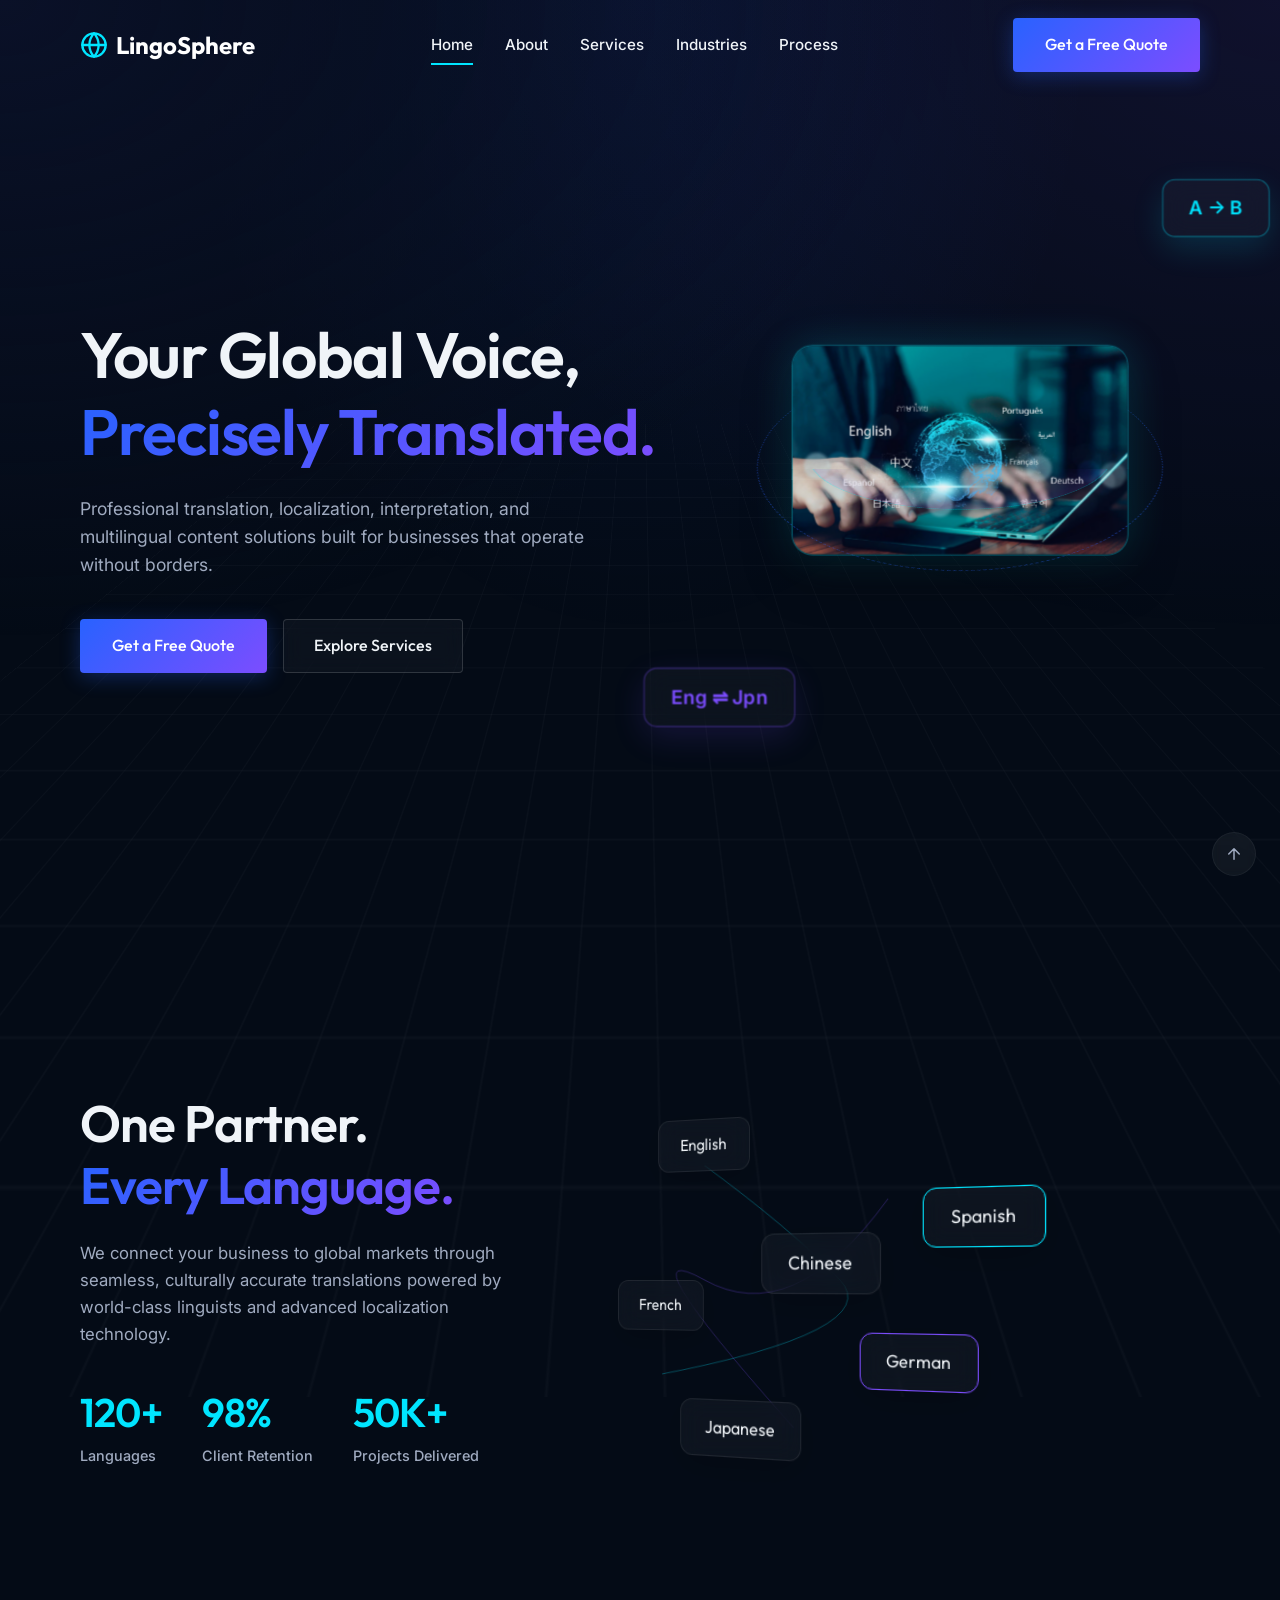
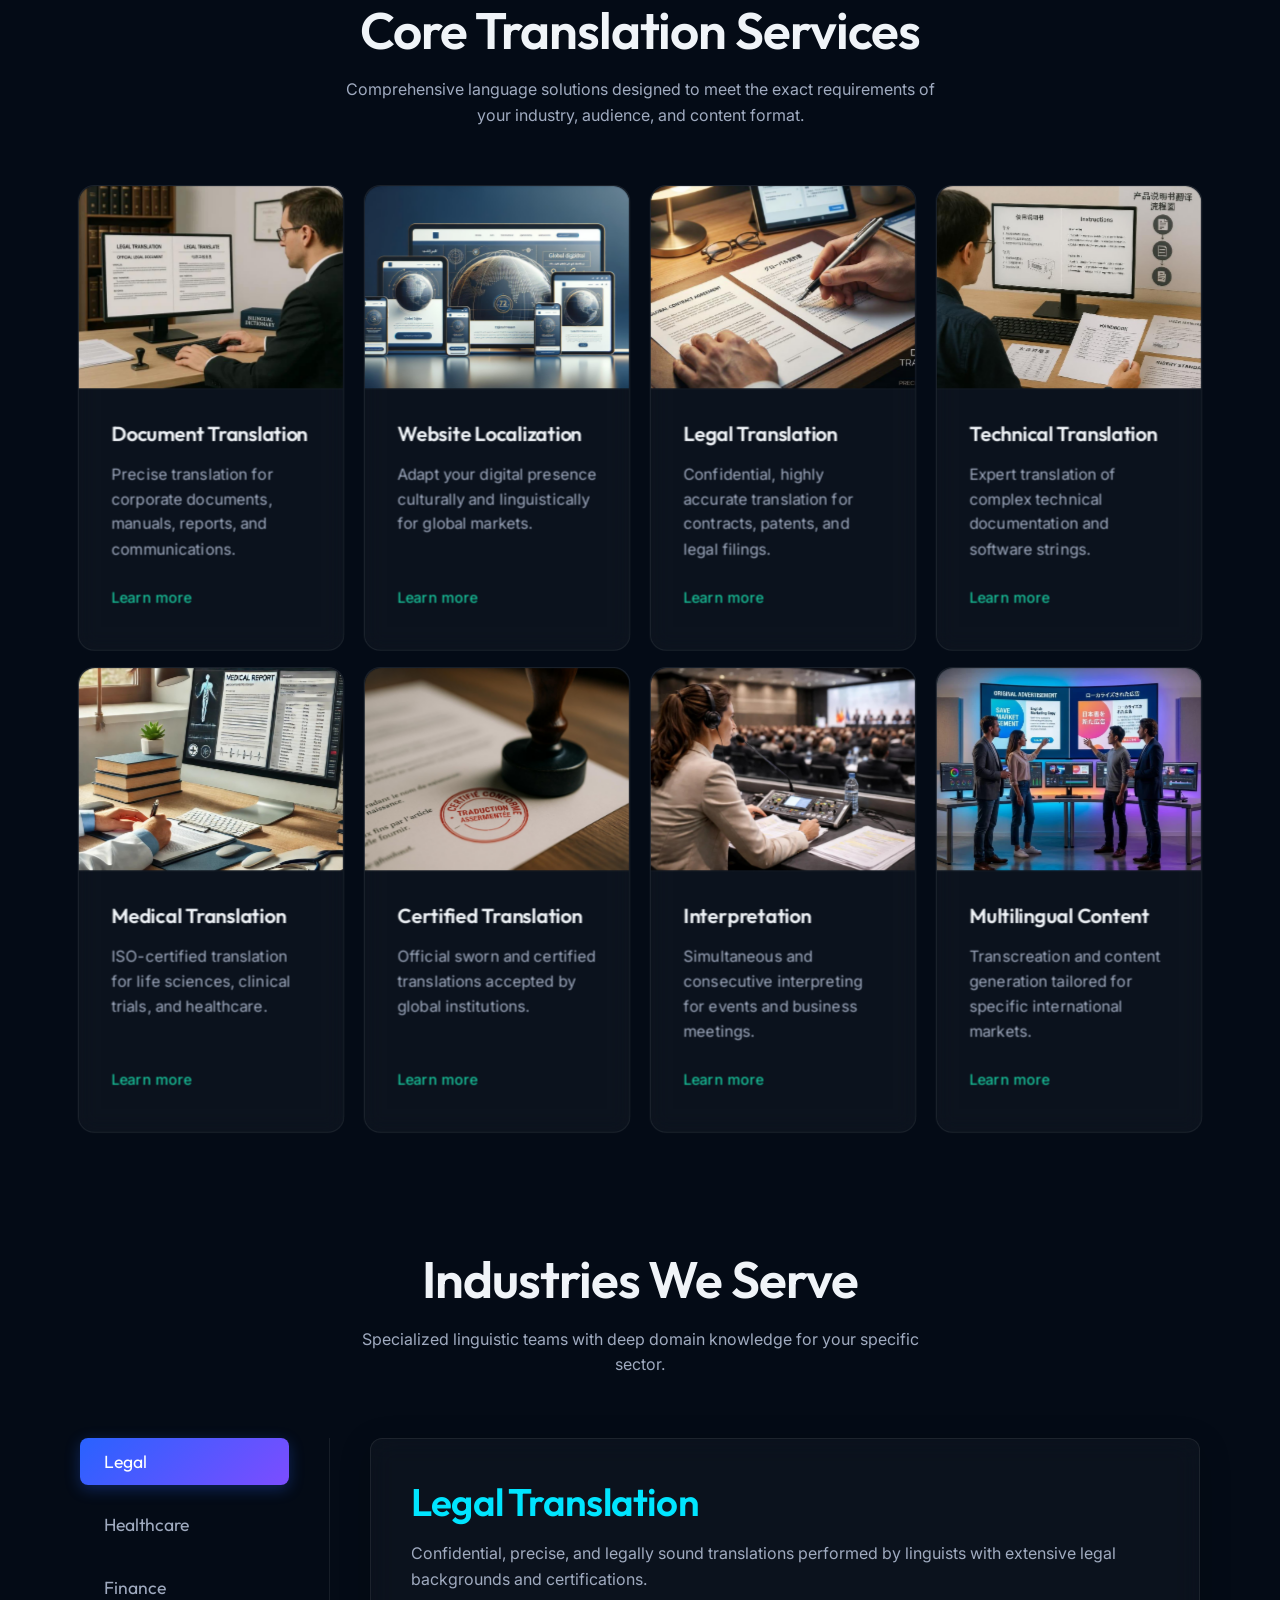
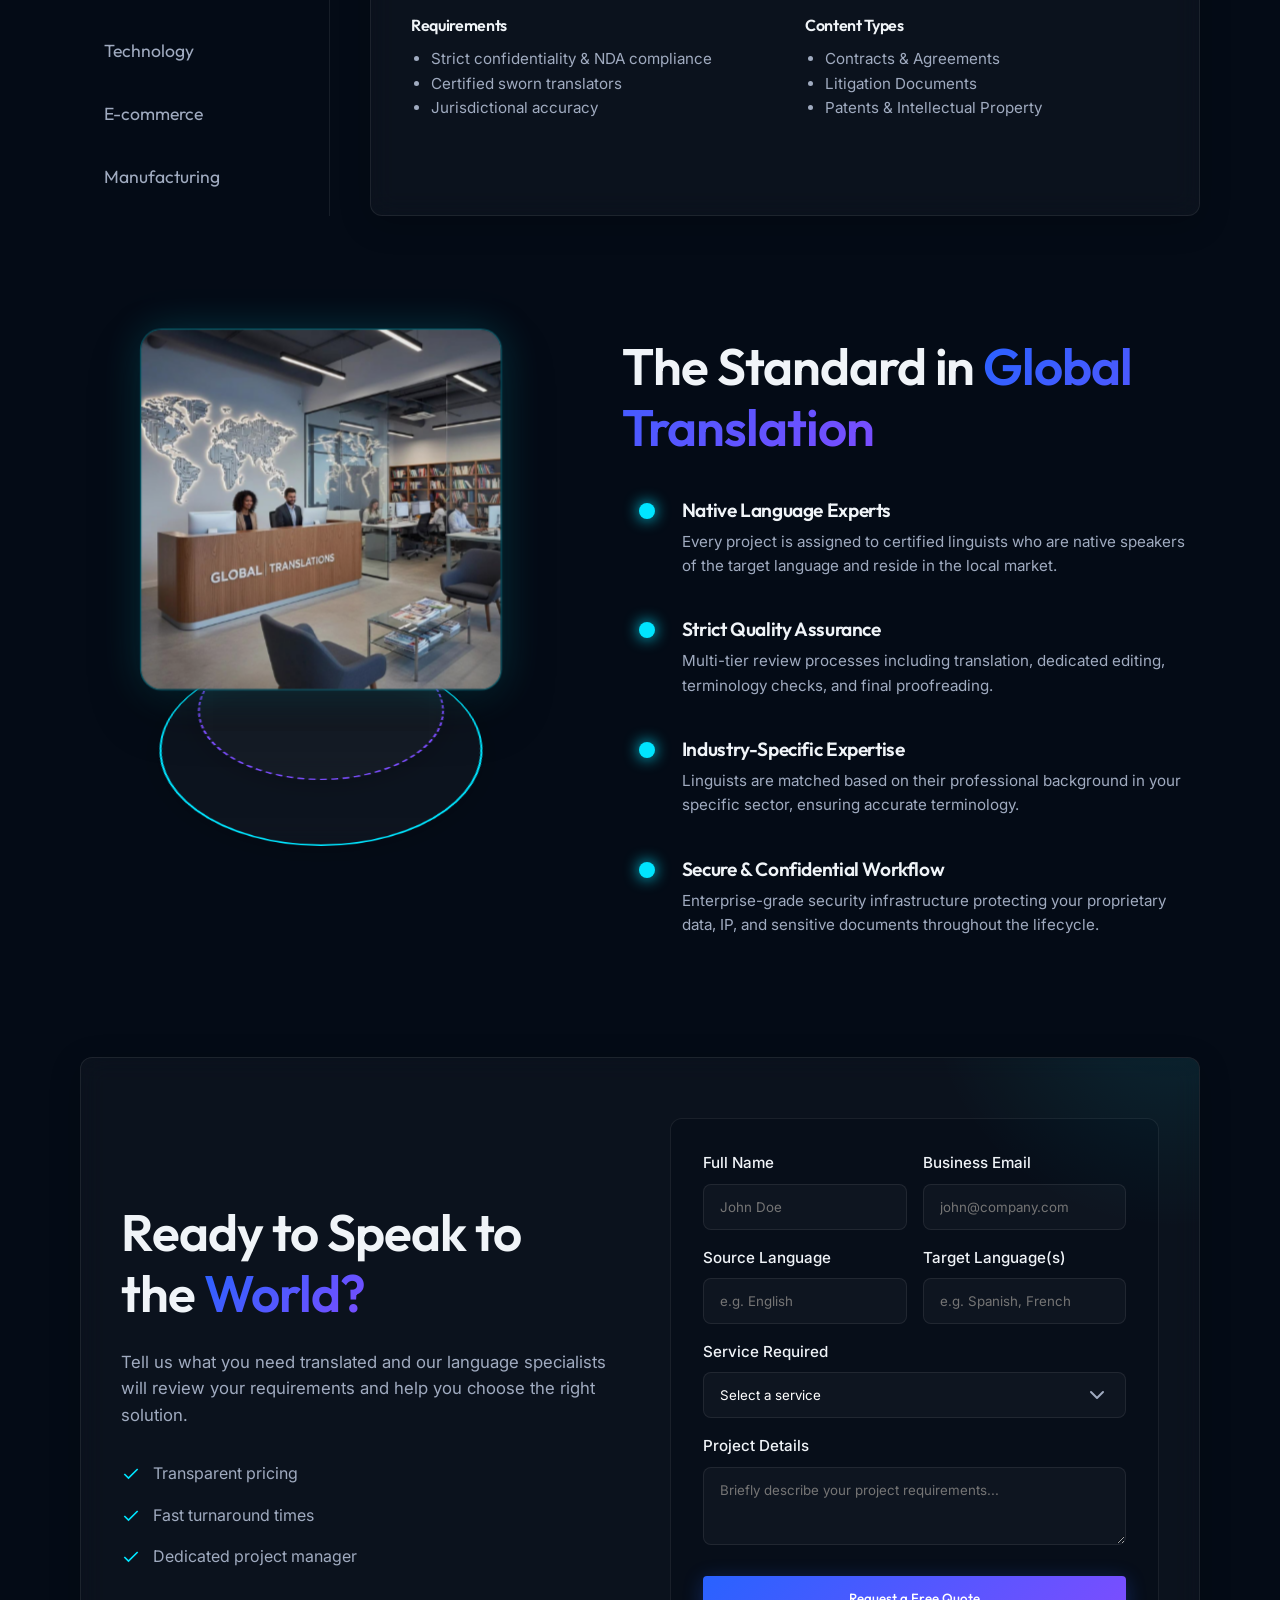
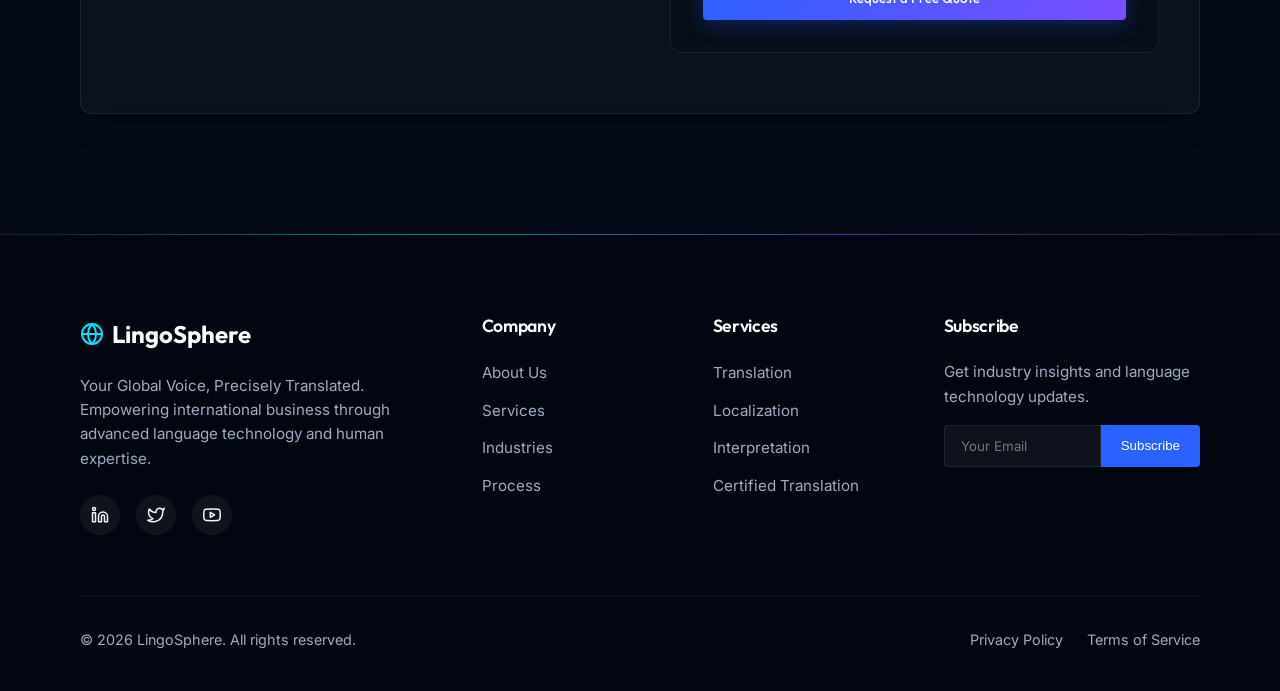
<file: index.html>
<!DOCTYPE html>
<html lang="en">
<head>
  <meta charset="UTF-8">
  <meta name="viewport" content="width=device-width, initial-scale=1.0">
  <title>LingoSphere - Translation & Localization Services</title>
  <meta name="description" content="Premium professional translation, localization, interpretation, and multilingual content solutions built for global businesses.">
  <meta name="theme-color" content="#040B16">
  
  <!-- CSS -->
  <link rel="stylesheet" href="assets/css/style.css?v=2">
  <link rel="icon" href="assets/favicon.svg" type="image/svg+xml">
</head>
<body>
  
  <div class="bg-mesh"></div>
  <div class="bg-grid"></div>
  <div class="custom-cursor"></div>

  <!-- Header / Navbar -->
  <header class="site-header">
    <div class="container-custom navbar">
      <a href="index.html" class="logo">
        <svg class="logo-icon" xmlns="http://www.w3.org/2000/svg" width="28" height="28" viewBox="0 0 24 24" fill="none" stroke="currentColor" stroke-width="2" stroke-linecap="round" stroke-linejoin="round"><circle cx="12" cy="12" r="10"></circle><line x1="2" y1="12" x2="22" y2="12"></line><path d="M12 2a15.3 15.3 0 0 1 4 10 15.3 15.3 0 0 1-4 10 15.3 15.3 0 0 1-4-10 15.3 15.3 0 0 1 4-10z"></path></svg>
        LingoSphere
      </a>

      <nav class="nav-links">
        <a href="index.html" class="active">Home</a>
        <a href="about.html">About</a>
        <a href="services.html">Services</a>
        <a href="industries.html">Industries</a>
        <a href="process.html">Process</a>
        <div class="nav-cta-mobile" style="display:none;">
            <a href="contact.html" class="btn-primary">Get a Free Quote</a>
        </div>
      </nav>

      <div class="nav-cta" style="display: flex; align-items: center;">
        <a href="#quote-section" class="btn-primary">Get a Free Quote</a>
      </div>

      <button class="mobile-toggle" aria-label="Toggle menu">
        <svg xmlns="http://www.w3.org/2000/svg" width="24" height="24" viewBox="0 0 24 24" fill="none" stroke="currentColor" stroke-width="2" stroke-linecap="round" stroke-linejoin="round"><line x1="3" y1="12" x2="21" y2="12"></line><line x1="3" y1="6" x2="21" y2="6"></line><line x1="3" y1="18" x2="21" y2="18"></line></svg>
      </button>
    </div>
  </header>

  <main>
    <!-- Section 1 - Hero -->
    <section class="hero-section container-custom">
      <div class="hero-content reveal">
        <h1 style="margin-bottom: 24px;">Your Global Voice, <br><span class="text-gradient">Precisely Translated.</span></h1>
        <p style="font-size: 1.1rem; color: var(--text-muted); margin-bottom: 40px; max-width: 540px;">Professional translation, localization, interpretation, and multilingual content solutions built for businesses that operate without borders.</p>
        <div class="hero-buttons">
          <a href="#quote-section" class="btn-primary">Get a Free Quote</a>
          <a href="services.html" class="btn-secondary">Explore Services</a>
        </div>
      </div>
      <div class="hero-visual reveal-right" style="transition-delay: 0.2s;">
        <!-- CSS-based 3D visual abstraction representing global network -->
        <div style="position: relative; width: 100%; height: 100%; display: flex; align-items: center; justify-content: center; transform-style: preserve-3d; animation: float 10s ease-in-out infinite;">
            <div style="width: 300px; height: 300px; border-radius: 50%; border: 1px solid rgba(0, 229, 255, 0.3); position: absolute; transform: rotateX(70deg) rotateZ(45deg); box-shadow: inset 0 0 50px rgba(124, 77, 255, 0.2);"></div>
            <div style="width: 400px; height: 400px; border-radius: 50%; border: 1px dashed rgba(41, 98, 255, 0.4); position: absolute; transform: rotateX(60deg) rotateZ(-30deg); animation: spin 30s linear infinite;"></div>
            <div style="width: 150px; height: 150px; border-radius: 50%; background: radial-gradient(circle, var(--accent-royal-blue), transparent 60%); position: absolute; opacity: 0.5; filter: blur(30px);"></div>
            
            <!-- Hero Image inside the rings -->
            <div class="hero-image-wrapper">
                <img src="assets/images/home-hero.png" alt="LingoSphere">
                <div class="hero-image-sweep"></div>
            </div>

            <!-- Language Nodes -->
            <div class="glass-panel node-1">A → B</div>
            <div class="glass-panel node-2">Eng ⇌ Jpn</div>
        </div>
      </div>
      <style>
          @keyframes float { 0%, 100% { transform: translateY(0); } 50% { transform: translateY(-20px); } }
          @keyframes spin { 100% { transform: rotateX(60deg) rotateZ(330deg); } }
          @keyframes lightSweep { 0% { left: -100%; } 20%, 100% { left: 200%; } }
          
          .hero-image-wrapper {
              position: absolute;
              top: 50%;
              left: 50%;
              width: 320px;
              height: 200px;
              transform: translate(-50%, -50%) translateZ(50px);
              z-index: 10;
              border-radius: 20px;
              border: 1px solid rgba(0, 229, 255, 0.4);
              box-shadow: 0 20px 50px rgba(0, 0, 0, 0.3), 0 0 40px rgba(0, 229, 255, 0.2);
              overflow: hidden;
              background: var(--glass-bg);
              backdrop-filter: blur(10px);
              display: flex;
              align-items: center;
              justify-content: center;
              transition: transform 0.5s ease, box-shadow 0.5s ease;
          }
          
          .hero-image-wrapper:hover {
              transform: translate(-50%, -50%) translateZ(70px) scale(1.05);
              box-shadow: 0 30px 60px rgba(0, 0, 0, 0.4), 0 0 60px rgba(0, 229, 255, 0.4);
              border-color: rgba(0, 229, 255, 0.8);
          }
          
          .hero-image-wrapper img {
              width: 100%;
              height: 100%;
              object-fit: cover;
              opacity: 0.95;
          }
          
          .hero-image-sweep {
              position: absolute;
              top: 0;
              left: -100%;
              width: 50%;
              height: 100%;
              background: linear-gradient(to right, transparent, rgba(255,255,255,0.4), transparent);
              transform: skewX(-25deg);
              animation: lightSweep 6s infinite;
              pointer-events: none;
          }

          .hero-buttons {
              display: flex;
              gap: 16px;
              flex-wrap: wrap;
          }

          .node-1 {
              position: absolute; 
              top: 15%; 
              right: 5%; 
              padding: 12px 24px; 
              font-weight: 600; 
              color: var(--accent-cyan); 
              transform: translateZ(70px); 
              z-index: 11; 
              font-size: 1.1rem; 
              border-color: rgba(0, 229, 255, 0.4); 
              box-shadow: 0 10px 30px rgba(0, 229, 255, 0.15);
          }
          .node-2 {
              position: absolute; 
              bottom: 15%; 
              left: 5%; 
              padding: 12px 24px; 
              font-weight: 600; 
              color: var(--accent-violet); 
              transform: translateZ(90px); 
              z-index: 12; 
              font-size: 1.1rem; 
              border-color: rgba(124, 77, 255, 0.4); 
              box-shadow: 0 10px 30px rgba(124, 77, 255, 0.15);
          }

          @media (max-width: 1024px) {
              .hero-buttons {
                  justify-content: center;
                  flex-direction: column;
                  align-items: center;
              }
              .hero-buttons a {
                  width: 100%;
                  max-width: 260px;
                  box-sizing: border-box;
              }
          }

          @media (max-width: 768px) {
              .hero-image-wrapper {
                  width: 280px;
                  height: 180px;
              }
              .node-1 {
                  top: 5%;
                  right: 0%;
              }
              .node-2 {
                  bottom: 5%;
                  left: 0%;
              }
          }
      </style>
    </section>

    <!-- Section 2 - Language Expertise -->
    <section class="container-custom" style="padding-top: 60px;">
      <div class="asymmetric-layout">
        <div class="reveal-left">
          <h2>One Partner.<br><span class="text-gradient">Every Language.</span></h2>
          <p style="color: var(--text-muted); margin-top: 24px; font-size: 1.05rem;">We connect your business to global markets through seamless, culturally accurate translations powered by world-class linguists and advanced localization technology.</p>
          
          <div class="stats-grid">
            <div class="stat-item">
              <h4>120+</h4>
              <p style="color: var(--text-muted); font-size: 0.9rem; font-weight: 500;">Languages</p>
            </div>
            <div class="stat-item">
              <h4>98%</h4>
              <p style="color: var(--text-muted); font-size: 0.9rem; font-weight: 500;">Client Retention</p>
            </div>
            <div class="stat-item">
              <h4>50K+</h4>
              <p style="color: var(--text-muted); font-size: 0.9rem; font-weight: 500;">Projects Delivered</p>
            </div>
          </div>
        </div>
        
        <div class="reveal-right lang-container" style="position: relative; height: 400px; perspective: 800px; display: flex; align-items: center; justify-content: center;">
          <div class="lang-visual-inner" style="transform-style: preserve-3d; transform: rotateY(-15deg); width: 600px; height: 400px; position: relative; left: -10%;">
             <div class="glass-panel" style="position: absolute; top: 10%; left: 20%; padding: 12px 24px; font-family: var(--font-heading); transform: translateZ(40px);">English</div>
             <div class="glass-panel" style="position: absolute; top: 30%; right: 15%; padding: 12px 24px; font-family: var(--font-heading); transform: translateZ(80px); border-color: var(--accent-cyan);">Spanish</div>
             <div class="glass-panel" style="position: absolute; top: 50%; left: 10%; padding: 12px 24px; font-family: var(--font-heading); transform: translateZ(20px);">French</div>
             <div class="glass-panel" style="position: absolute; bottom: 25%; right: 25%; padding: 12px 24px; font-family: var(--font-heading); transform: translateZ(60px); border-color: var(--accent-violet);">German</div>
             <div class="glass-panel" style="position: absolute; bottom: 10%; left: 30%; padding: 12px 24px; font-family: var(--font-heading); transform: translateZ(100px);">Japanese</div>
             <div class="glass-panel" style="position: absolute; top: 40%; left: 45%; padding: 12px 24px; font-family: var(--font-heading); transform: translateZ(120px);">Chinese</div>
             
             <!-- Connecting SVG Lines abstraction -->
             <svg style="position: absolute; top: 0; left: 0; width: 100%; height: 100%; z-index: -1;" stroke="rgba(255,255,255,0.1)" stroke-width="1" fill="none">
                 <path d="M 150 80 Q 250 150 300 200 T 100 300" stroke="rgba(0, 229, 255, 0.3)" />
                 <path d="M 350 120 Q 250 250 150 200 T 250 350" stroke="rgba(124, 77, 255, 0.3)" />
             </svg>
          </div>
        </div>
        <style>
          @media (max-width: 1024px) {
            .lang-container {
              overflow: hidden;
              height: 350px !important;
            }
            .lang-visual-inner {
              transform-origin: center center;
              transform: rotateY(-15deg) scale(0.7) !important;
              position: absolute !important;
              left: 50% !important;
              top: 50% !important;
              margin-left: -300px !important;
              margin-top: -200px !important;
            }
          }
          @media (max-width: 768px) {
            .lang-container {
              height: 320px !important;
            }
            .lang-visual-inner {
              transform-origin: center center;
              transform: rotateY(-15deg) scale(0.6) !important;
              position: absolute !important;
              left: 50% !important;
              top: 50% !important;
              margin-left: -300px !important;
              margin-top: -200px !important;
            }
          }
          @media (max-width: 480px) {
            .lang-container {
              height: 280px !important;
            }
            .lang-visual-inner {
              transform-origin: center center;
              transform: rotateY(-15deg) scale(0.5) !important;
              position: absolute !important;
              left: 50% !important;
              top: 50% !important;
              margin-left: -300px !important;
              margin-top: -200px !important;
            }
          }
        </style>
      </div>
    </section>

    <!-- Section 3 - Core Translation Services -->
    <section class="container-custom">
      <div class="section-title reveal">
        <h2>Core Translation Services</h2>
        <p>Comprehensive language solutions designed to meet the exact requirements of your industry, audience, and content format.</p>
      </div>

      <div class="grid-4">
        <!-- Card 1 -->
        <div class="card-3d reveal" style="transition-delay: 0.1s;">
          <div class="card-3d-inner">
            <div class="card-content" style="padding: 0;">
              <img src="assets/images/Document Translation.png" alt="Document Translation" style="width: 100%; height: 200px; object-fit: cover; border-radius: 16px 16px 0 0; border-bottom: 1px solid var(--glass-border); transform: translateZ(10px);">
              <div style="padding: 32px 32px 40px; display: flex; flex-direction: column; flex-grow: 1; transform: translateZ(20px);">
                <h3 class="card-title">Document Translation</h3>
                <p class="card-desc">Precise translation for corporate documents, manuals, reports, and communications.</p>
                <a href="services.html" class="card-arrow">Learn more</a>
              </div>
            </div>
          </div>
        </div>
        
        <!-- Card 2 -->
        <div class="card-3d reveal" style="transition-delay: 0.2s;">
          <div class="card-3d-inner">
            <div class="card-content" style="padding: 0;">
              <img src="assets/images/Website Localization.png" alt="Website Localization" style="width: 100%; height: 200px; object-fit: cover; border-radius: 16px 16px 0 0; border-bottom: 1px solid var(--glass-border); transform: translateZ(10px);">
              <div style="padding: 32px 32px 40px; display: flex; flex-direction: column; flex-grow: 1; transform: translateZ(20px);">
                <h3 class="card-title">Website Localization</h3>
                <p class="card-desc">Adapt your digital presence culturally and linguistically for global markets.</p>
                <a href="services.html" class="card-arrow">Learn more</a>
              </div>
            </div>
          </div>
        </div>

        <!-- Card 3 -->
        <div class="card-3d reveal" style="transition-delay: 0.3s;">
          <div class="card-3d-inner">
            <div class="card-content" style="padding: 0;">
              <img src="assets/images/Legal Translation.png" alt="Legal Translation" style="width: 100%; height: 200px; object-fit: cover; border-radius: 16px 16px 0 0; border-bottom: 1px solid var(--glass-border); transform: translateZ(10px);">
              <div style="padding: 32px 32px 40px; display: flex; flex-direction: column; flex-grow: 1; transform: translateZ(20px);">
                <h3 class="card-title">Legal Translation</h3>
                <p class="card-desc">Confidential, highly accurate translation for contracts, patents, and legal filings.</p>
                <a href="services.html" class="card-arrow">Learn more</a>
              </div>
            </div>
          </div>
        </div>

        <!-- Card 4 -->
        <div class="card-3d reveal" style="transition-delay: 0.4s;">
          <div class="card-3d-inner">
            <div class="card-content" style="padding: 0;">
              <img src="assets/images/Technical Translation.png" alt="Technical Translation" style="width: 100%; height: 200px; object-fit: cover; border-radius: 16px 16px 0 0; border-bottom: 1px solid var(--glass-border); transform: translateZ(10px);">
              <div style="padding: 32px 32px 40px; display: flex; flex-direction: column; flex-grow: 1; transform: translateZ(20px);">
                <h3 class="card-title">Technical Translation</h3>
                <p class="card-desc">Expert translation of complex technical documentation and software strings.</p>
                <a href="services.html" class="card-arrow">Learn more</a>
              </div>
            </div>
          </div>
        </div>

        <!-- Card 5 -->
        <div class="card-3d reveal" style="transition-delay: 0.1s;">
          <div class="card-3d-inner">
            <div class="card-content" style="padding: 0;">
              <img src="assets/images/Medical Translation.png" alt="Medical Translation" style="width: 100%; height: 200px; object-fit: cover; border-radius: 16px 16px 0 0; border-bottom: 1px solid var(--glass-border); transform: translateZ(10px);">
              <div style="padding: 32px 32px 40px; display: flex; flex-direction: column; flex-grow: 1; transform: translateZ(20px);">
                <h3 class="card-title">Medical Translation</h3>
                <p class="card-desc">ISO-certified translation for life sciences, clinical trials, and healthcare.</p>
                <a href="services.html" class="card-arrow">Learn more</a>
              </div>
            </div>
          </div>
        </div>

        <!-- Card 6 -->
        <div class="card-3d reveal" style="transition-delay: 0.2s;">
          <div class="card-3d-inner">
            <div class="card-content" style="padding: 0;">
              <img src="assets/images/Certified Translation.png" alt="Certified Translation" style="width: 100%; height: 200px; object-fit: cover; border-radius: 16px 16px 0 0; border-bottom: 1px solid var(--glass-border); transform: translateZ(10px);">
              <div style="padding: 32px 32px 40px; display: flex; flex-direction: column; flex-grow: 1; transform: translateZ(20px);">
                <h3 class="card-title">Certified Translation</h3>
                <p class="card-desc">Official sworn and certified translations accepted by global institutions.</p>
                <a href="services.html" class="card-arrow">Learn more</a>
              </div>
            </div>
          </div>
        </div>

        <!-- Card 7 -->
        <div class="card-3d reveal" style="transition-delay: 0.3s;">
          <div class="card-3d-inner">
            <div class="card-content" style="padding: 0;">
              <img src="assets/images/Interpretation.png" alt="Interpretation" style="width: 100%; height: 200px; object-fit: cover; border-radius: 16px 16px 0 0; border-bottom: 1px solid var(--glass-border); transform: translateZ(10px);">
              <div style="padding: 32px 32px 40px; display: flex; flex-direction: column; flex-grow: 1; transform: translateZ(20px);">
                <h3 class="card-title">Interpretation</h3>
                <p class="card-desc">Simultaneous and consecutive interpreting for events and business meetings.</p>
                <a href="services.html" class="card-arrow">Learn more</a>
              </div>
            </div>
          </div>
        </div>

        <!-- Card 8 -->
        <div class="card-3d reveal" style="transition-delay: 0.4s;">
          <div class="card-3d-inner">
            <div class="card-content" style="padding: 0;">
              <img src="assets/images/Multilingual Content.png" alt="Multilingual Content" style="width: 100%; height: 200px; object-fit: cover; border-radius: 16px 16px 0 0; border-bottom: 1px solid var(--glass-border); transform: translateZ(10px);">
              <div style="padding: 32px 32px 40px; display: flex; flex-direction: column; flex-grow: 1; transform: translateZ(20px);">
                <h3 class="card-title">Multilingual Content</h3>
                <p class="card-desc">Transcreation and content generation tailored for specific international markets.</p>
                <a href="services.html" class="card-arrow">Learn more</a>
              </div>
            </div>
          </div>
        </div>
      </div>
    </section>

    <!-- Section 4 - Industries -->
    <section class="container-custom">
      <div class="section-title reveal">
        <h2>Industries We Serve</h2>
        <p>Specialized linguistic teams with deep domain knowledge for your specific sector.</p>
      </div>

      <div class="industry-selector reveal">
        <div class="industry-nav">
          <button class="industry-nav-item active" data-target="ind-legal">Legal</button>
          <button class="industry-nav-item" data-target="ind-health">Healthcare</button>
          <button class="industry-nav-item" data-target="ind-finance">Finance</button>
          <button class="industry-nav-item" data-target="ind-tech">Technology</button>
          <button class="industry-nav-item" data-target="ind-ecommerce">E-commerce</button>
          <button class="industry-nav-item" data-target="ind-mfg">Manufacturing</button>
        </div>
        
        <div class="industry-content-panels glass-panel">
          
          <div id="ind-legal" class="industry-panel active" style="padding: 40px;">
            <h3 style="margin-bottom: 16px; color: var(--accent-cyan);">Legal Translation</h3>
            <p style="color: var(--text-muted); margin-bottom: 24px;">Confidential, precise, and legally sound translations performed by linguists with extensive legal backgrounds and certifications.</p>
            <div class="grid-2">
              <div>
                <h4 style="font-size: 1rem; margin-bottom: 12px;">Requirements</h4>
                <ul style="color: var(--text-muted); padding-left: 20px; font-size: 0.95rem;">
                  <li>Strict confidentiality & NDA compliance</li>
                  <li>Certified sworn translators</li>
                  <li>Jurisdictional accuracy</li>
                </ul>
              </div>
              <div>
                <h4 style="font-size: 1rem; margin-bottom: 12px;">Content Types</h4>
                <ul style="color: var(--text-muted); padding-left: 20px; font-size: 0.95rem;">
                  <li>Contracts & Agreements</li>
                  <li>Litigation Documents</li>
                  <li>Patents & Intellectual Property</li>
                </ul>
              </div>
            </div>
          </div>

          <div id="ind-health" class="industry-panel" style="padding: 40px;">
            <h3 style="margin-bottom: 16px; color: var(--accent-cyan);">Healthcare & Medical</h3>
            <p style="color: var(--text-muted); margin-bottom: 24px;">Life-saving accuracy for pharmaceutical, clinical, and medical device companies operating globally.</p>
            <div class="grid-2">
              <div>
                <h4 style="font-size: 1rem; margin-bottom: 12px;">Requirements</h4>
                <ul style="color: var(--text-muted); padding-left: 20px; font-size: 0.95rem;">
                  <li>ISO 13485 compliance</li>
                  <li>Medical terminology mastery</li>
                  <li>Regulatory approval standards</li>
                </ul>
              </div>
              <div>
                <h4 style="font-size: 1rem; margin-bottom: 12px;">Content Types</h4>
                <ul style="color: var(--text-muted); padding-left: 20px; font-size: 0.95rem;">
                  <li>Clinical Trial Protocols</li>
                  <li>Patient Records (EHR)</li>
                  <li>Medical Device Manuals</li>
                </ul>
              </div>
            </div>
          </div>

          <div id="ind-finance" class="industry-panel" style="padding: 40px;">
            <h3 style="margin-bottom: 16px; color: var(--accent-cyan);">Financial Services</h3>
            <p style="color: var(--text-muted); margin-bottom: 24px;">Secure and accurate translation for global banking, investment firms, and insurance companies.</p>
            <div class="grid-2">
              <div>
                <h4 style="font-size: 1rem; margin-bottom: 12px;">Requirements</h4>
                <ul style="color: var(--text-muted); padding-left: 20px; font-size: 0.95rem;">
                  <li>Financial regulatory compliance</li>
                  <li>Real-time market accuracy</li>
                  <li>Data security protocols</li>
                </ul>
              </div>
              <div>
                <h4 style="font-size: 1rem; margin-bottom: 12px;">Content Types</h4>
                <ul style="color: var(--text-muted); padding-left: 20px; font-size: 0.95rem;">
                  <li>Annual Reports</li>
                  <li>Audit Documents</li>
                  <li>Investor Prospectuses</li>
                </ul>
              </div>
            </div>
          </div>

          <div id="ind-tech" class="industry-panel" style="padding: 40px;">
             <h3 style="margin-bottom: 16px; color: var(--accent-cyan);">Technology & IT</h3>
            <p style="color: var(--text-muted); margin-bottom: 24px;">Comprehensive localization for software, SaaS platforms, and hardware documentation.</p>
            <div class="grid-2">
              <div>
                <h4 style="font-size: 1rem; margin-bottom: 12px;">Requirements</h4>
                <ul style="color: var(--text-muted); padding-left: 20px; font-size: 0.95rem;">
                  <li>UI/UX linguistic testing</li>
                  <li>Code-safe string translation</li>
                  <li>Agile continuous localization</li>
                </ul>
              </div>
              <div>
                <h4 style="font-size: 1rem; margin-bottom: 12px;">Content Types</h4>
                <ul style="color: var(--text-muted); padding-left: 20px; font-size: 0.95rem;">
                  <li>Software Interfaces (UI)</li>
                  <li>API Documentation</li>
                  <li>Help Centers & FAQs</li>
                </ul>
              </div>
            </div>
          </div>

          <div id="ind-ecommerce" class="industry-panel" style="padding: 40px;">
            <h3 style="margin-bottom: 16px; color: var(--accent-cyan);">E-commerce & Retail</h3>
           <p style="color: var(--text-muted); margin-bottom: 24px;">Engage global buyers with culturally tailored product descriptions and marketing campaigns.</p>
           <div class="grid-2">
             <div>
               <h4 style="font-size: 1rem; margin-bottom: 12px;">Requirements</h4>
               <ul style="color: var(--text-muted); padding-left: 20px; font-size: 0.95rem;">
                 <li>Multilingual SEO optimization</li>
                 <li>Brand voice consistency</li>
                 <li>High-volume automation</li>
               </ul>
             </div>
             <div>
               <h4 style="font-size: 1rem; margin-bottom: 12px;">Content Types</h4>
               <ul style="color: var(--text-muted); padding-left: 20px; font-size: 0.95rem;">
                 <li>Product Listings</li>
                 <li>Marketing Emails</li>
                 <li>Customer Reviews</li>
               </ul>
             </div>
           </div>
         </div>

         <div id="ind-mfg" class="industry-panel" style="padding: 40px;">
            <h3 style="margin-bottom: 16px; color: var(--accent-cyan);">Manufacturing</h3>
           <p style="color: var(--text-muted); margin-bottom: 24px;">Clear, precise communication across global supply chains and production facilities.</p>
           <div class="grid-2">
             <div>
               <h4 style="font-size: 1rem; margin-bottom: 12px;">Requirements</h4>
               <ul style="color: var(--text-muted); padding-left: 20px; font-size: 0.95rem;">
                 <li>Technical terminology accuracy</li>
                 <li>Safety compliance standards</li>
                 <li>Consistent glossary management</li>
               </ul>
             </div>
             <div>
               <h4 style="font-size: 1rem; margin-bottom: 12px;">Content Types</h4>
               <ul style="color: var(--text-muted); padding-left: 20px; font-size: 0.95rem;">
                 <li>User & Safety Manuals</li>
                 <li>Engineering Specs</li>
                 <li>Training Materials</li>
               </ul>
             </div>
           </div>
         </div>

        </div>
      </div>
    </section>

    <!-- Section 5 - Why Choose Us -->
    <section class="container-custom">
          <div class="asymmetric-layout">
        <div class="reveal-left" style="height: 100%; display: flex; align-items: center; justify-content: center;">
          <!-- 3D Visualization of translation process -->
          <style>
            @media (max-width: 768px) {
              .img-align-fix-768 {
                left: 0 !important;
                right: 0 !important;
                margin: 0 auto !important;
                top: 5% !important;
                transform: translateZ(60px) !important;
              }
              .rings-align-fix-768 {
                top: 45% !important;
              }
              .visual-container-fix {
                margin-bottom: 150px !important;
              }
            }
          </style>
          <div class="visual-container-fix" style="position: relative; width: 100%; max-width: 400px; aspect-ratio: 1; transform-style: preserve-3d; perspective: 1000px; margin: 0 auto;">
            <!-- Rings Container (Pushed Down) -->
            <div class="rings-align-fix-768" style="position: absolute; width: 100%; height: 100%; top: 25%; transform-style: preserve-3d;">
                <div class="glass-panel" style="position: absolute; top: 10%; left: 10%; right: 10%; bottom: 10%; border-radius: 50%; border: 2px solid var(--accent-cyan); transform: rotateX(60deg); animation: spin 20s linear infinite reverse;"></div>
                <div class="glass-panel" style="position: absolute; top: 20%; left: 20%; right: 20%; bottom: 20%; border-radius: 50%; border: 2px dashed var(--accent-violet); transform: rotateX(60deg) translateZ(40px); animation: spin 15s linear infinite;"></div>
            </div>
            
            <!-- Image (Pushed Up) -->
            <div class="img-align-fix-768" style="position: absolute; top: 20%; left: 50%; transform: translate(-50%, -50%) translateZ(60px); width: 85%; max-width: 340px; border-radius: 20px; border: 1px solid rgba(0, 229, 255, 0.4); box-shadow: 0 20px 50px rgba(0, 0, 0, 0.3), 0 0 40px rgba(0, 229, 255, 0.2); overflow: hidden; display: flex; align-items: center; justify-content: center; background: var(--glass-bg); backdrop-filter: blur(10px); z-index: 10;">
              <img src="assets/images/The Standard in Global Translation.png" alt="The Standard in Global Translation" style="width: 100%; height: auto; object-fit: cover; opacity: 0.95; display: block;">
              <div class="hero-image-sweep"></div>
            </div>
          </div>
        </div>

        <div class="reveal-right">
          <style>
            @media (min-width: 769px) {
              .standard-list .timeline-item {
                padding-left: 60px !important;
              }
              .standard-list .timeline-dot {
                top: 4px !important;
                left: 17px !important;
                transform: none !important;
              }
            }
          </style>
          <div class="standard-list">
            <h2 style="margin-bottom: 40px;">The Standard in <span class="text-gradient">Global Translation</span></h2>
            <div class="timeline-item" style="text-align: left; padding-top: 0;">
              <div class="timeline-dot"></div>
              <h4 style="font-size: 1.2rem; margin-bottom: 8px;">Native Language Experts</h4>
              <p style="color: var(--text-muted); font-size: 0.95rem;">Every project is assigned to certified linguists who are native speakers of the target language and reside in the local market.</p>
            </div>
            
            <div class="timeline-item" style="text-align: left; padding-top: 0;">
              <div class="timeline-dot"></div>
              <h4 style="font-size: 1.2rem; margin-bottom: 8px;">Strict Quality Assurance</h4>
              <p style="color: var(--text-muted); font-size: 0.95rem;">Multi-tier review processes including translation, dedicated editing, terminology checks, and final proofreading.</p>
            </div>
            
            <div class="timeline-item" style="text-align: left; padding-top: 0;">
              <div class="timeline-dot"></div>
              <h4 style="font-size: 1.2rem; margin-bottom: 8px;">Industry-Specific Expertise</h4>
              <p style="color: var(--text-muted); font-size: 0.95rem;">Linguists are matched based on their professional background in your specific sector, ensuring accurate terminology.</p>
            </div>
            
            <div class="timeline-item" style="text-align: left; padding-top: 0; margin-bottom: 0;">
              <div class="timeline-dot"></div>
              <h4 style="font-size: 1.2rem; margin-bottom: 8px;">Secure & Confidential Workflow</h4>
              <p style="color: var(--text-muted); font-size: 0.95rem;">Enterprise-grade security infrastructure protecting your proprietary data, IP, and sensitive documents throughout the lifecycle.</p>
            </div>
          </div>
        </div>
      </div>
    </section>

    <!-- Section 6 - CTA / Free Quote -->
    <style>
      @media (max-width: 768px) {
        #quote-section .grid-2 > div:last-child {
          width: 100%;
          max-width: 600px;
        }
        #quoteForm .form-label,
        #quoteForm .form-control {
          text-align: center;
        }
      }
    </style>
    <section id="quote-section" class="container-custom">
      <div class="glass-panel reveal" style="padding: 60px 40px; position: relative; overflow: hidden;">
        <!-- Decorative bg -->
        <div style="position: absolute; top: -50%; right: -20%; width: 500px; height: 500px; background: radial-gradient(circle, rgba(0, 229, 255, 0.1), transparent 70%); border-radius: 50%; pointer-events: none;"></div>
        
        <div class="grid-2" style="align-items: center; gap: 60px;">
          <div>
            <h2 style="margin-bottom: 24px;">Ready to Speak to <br>the <span class="text-gradient">World?</span></h2>
            <p style="color: var(--text-muted); margin-bottom: 32px; font-size: 1.05rem;">Tell us what you need translated and our language specialists will review your requirements and help you choose the right solution.</p>
            <ul style="list-style: none; color: var(--text-muted); display: flex; flex-direction: column; gap: 16px;">
              <li style="display: flex; align-items: center; gap: 12px;">
                <svg width="20" height="20" viewBox="0 0 24 24" fill="none" stroke="var(--accent-cyan)" stroke-width="2"><polyline points="20 6 9 17 4 12"></polyline></svg> Transparent pricing
              </li>
              <li style="display: flex; align-items: center; gap: 12px;">
                <svg width="20" height="20" viewBox="0 0 24 24" fill="none" stroke="var(--accent-cyan)" stroke-width="2"><polyline points="20 6 9 17 4 12"></polyline></svg> Fast turnaround times
              </li>
              <li style="display: flex; align-items: center; gap: 12px;">
                <svg width="20" height="20" viewBox="0 0 24 24" fill="none" stroke="var(--accent-cyan)" stroke-width="2"><polyline points="20 6 9 17 4 12"></polyline></svg> Dedicated project manager
              </li>
            </ul>
          </div>
          
          <div>
            <form id="quoteForm" style="background: rgba(4, 11, 22, 0.5); padding: 32px; border-radius: 12px; border: 1px solid var(--glass-border);">
              <div id="formSuccessMessage" class="form-success-message">
                Thank you. Your translation request has been received. Our language specialist will contact you shortly.
              </div>
              
              <div class="grid-2" style="gap: 16px;">
                <div class="form-group" style="margin-bottom: 16px;">
                  <label class="form-label">Full Name</label>
                  <input type="text" class="form-control" required placeholder="John Doe">
                  <div class="form-error">This field is required.</div>
                </div>
                <div class="form-group" style="margin-bottom: 16px;">
                  <label class="form-label">Business Email</label>
                  <input type="email" class="form-control" required placeholder="john@company.com">
                  <div class="form-error">Please enter a valid business email.</div>
                </div>
              </div>
              
              <div class="grid-2" style="gap: 16px;">
                <div class="form-group" style="margin-bottom: 16px;">
                  <label class="form-label">Source Language</label>
                  <input type="text" class="form-control" required placeholder="e.g. English">
                  <div class="form-error">Source language is required.</div>
                </div>
                <div class="form-group" style="margin-bottom: 16px;">
                  <label class="form-label">Target Language(s)</label>
                  <input type="text" class="form-control" required placeholder="e.g. Spanish, French">
                  <div class="form-error">Target language is required.</div>
                </div>
              </div>

              <div class="form-group" style="margin-bottom: 16px;">
                <label class="form-label">Service Required</label>
                <select class="form-control" required>
                  <option value="" disabled selected>Select a service</option>
                  <option value="document">Document Translation</option>
                  <option value="website">Website Localization</option>
                  <option value="legal">Legal Translation</option>
                  <option value="medical">Medical Translation</option>
                  <option value="other">Other</option>
                </select>
                <div class="form-error">Please select a service.</div>
              </div>
              
              <div class="form-group" style="margin-bottom: 24px;">
                <label class="form-label">Project Details</label>
                <textarea class="form-control" rows="3" required placeholder="Briefly describe your project requirements..."></textarea>
                <div class="form-error">Please provide some details.</div>
              </div>

              <button type="submit" class="btn-primary" style="width: 100%;">Request a Free Quote</button>
            </form>
          </div>
        </div>
      </div>
    </section>

  </main>

  <footer class="site-footer">
    <div class="footer-top-line"></div>
    <div class="container-custom">
      <div class="footer-grid">
        <div class="footer-col">
          <a href="index.html" class="logo" style="margin-bottom: 20px;">
            <svg class="logo-icon" xmlns="http://www.w3.org/2000/svg" width="24" height="24" viewBox="0 0 24 24" fill="none" stroke="currentColor" stroke-width="2" stroke-linecap="round" stroke-linejoin="round"><circle cx="12" cy="12" r="10"></circle><line x1="2" y1="12" x2="22" y2="12"></line><path d="M12 2a15.3 15.3 0 0 1 4 10 15.3 15.3 0 0 1-4 10 15.3 15.3 0 0 1-4-10 15.3 15.3 0 0 1 4-10z"></path></svg>
            LingoSphere
          </a>
          <p style="color: var(--text-muted); font-size: 0.95rem; margin-bottom: 24px;">Your Global Voice, Precisely Translated. Empowering international business through advanced language technology and human expertise.</p>
          <div class="social-links">
            <a href="#" aria-label="LinkedIn"><svg xmlns="http://www.w3.org/2000/svg" width="18" height="18" viewBox="0 0 24 24" fill="none" stroke="currentColor" stroke-width="2" stroke-linecap="round" stroke-linejoin="round"><path d="M16 8a6 6 0 0 1 6 6v7h-4v-7a2 2 0 0 0-2-2 2 2 0 0 0-2 2v7h-4v-7a6 6 0 0 1 6-6z"></path><rect x="2" y="9" width="4" height="12"></rect><circle cx="4" cy="4" r="2"></circle></svg></a>
            <a href="#" aria-label="Twitter"><svg xmlns="http://www.w3.org/2000/svg" width="18" height="18" viewBox="0 0 24 24" fill="none" stroke="currentColor" stroke-width="2" stroke-linecap="round" stroke-linejoin="round"><path d="M23 3a10.9 10.9 0 0 1-3.14 1.53 4.48 4.48 0 0 0-7.86 3v1A10.66 10.66 0 0 1 3 4s-4 9 5 13a11.64 11.64 0 0 1-7 2c9 5 20 0 20-11.5a4.5 4.5 0 0 0-.08-.83A7.72 7.72 0 0 0 23 3z"></path></svg></a>
            <a href="#" aria-label="YouTube"><svg xmlns="http://www.w3.org/2000/svg" width="18" height="18" viewBox="0 0 24 24" fill="none" stroke="currentColor" stroke-width="2" stroke-linecap="round" stroke-linejoin="round"><path d="M22.54 6.42a2.78 2.78 0 0 0-1.94-2C18.88 4 12 4 12 4s-6.88 0-8.6.46a2.78 2.78 0 0 0-1.94 2A29 29 0 0 0 1 11.75a29 29 0 0 0 .46 5.33 2.78 2.78 0 0 0 1.94 2c1.72.46 8.6.46 8.6.46s6.88 0 8.6-.46a2.78 2.78 0 0 0 1.94-2 29 29 0 0 0 .46-5.33 29 29 0 0 0-.46-5.33z"></path><polygon points="9.75 15.02 15.5 11.75 9.75 8.48 9.75 15.02"></polygon></svg></a>
          </div>
        </div>
        
        <div class="footer-col">
          <h4>Company</h4>
          <ul class="footer-links">
            <li><a href="about.html">About Us</a></li>
            <li><a href="services.html">Services</a></li>
            <li><a href="industries.html">Industries</a></li>
            <li><a href="process.html">Process</a></li>
          </ul>
        </div>
        
        <div class="footer-col">
          <h4>Services</h4>
          <ul class="footer-links">
            <li><a href="services.html">Translation</a></li>
            <li><a href="services.html">Localization</a></li>
            <li><a href="services.html">Interpretation</a></li>
            <li><a href="services.html">Certified Translation</a></li>
          </ul>
        </div>
        
        <div class="footer-col">
          <h4>Subscribe</h4>
          <p style="color: var(--text-muted); font-size: 0.95rem;">Get industry insights and language technology updates.</p>
          <form class="newsletter-form" onsubmit="event.preventDefault(); alert('Subscribed!');">
            <input type="email" class="newsletter-input" placeholder="Your Email" required>
            <button type="submit" class="newsletter-btn">Subscribe</button>
          </form>
        </div>
      </div>
      
      <style>
        .footer-bottom-link {
          color: var(--text-muted);
          font-size: 0.9rem;
          text-decoration: none;
          transition: color 0.3s ease;
        }
        .footer-bottom-link:hover {
          color: var(--accent-cyan);
        }
      </style>
      <div class="footer-bottom">
        <p style="color: var(--text-muted); font-size: 0.9rem;">&copy; 2026 LingoSphere. All rights reserved.</p>
        <div style="display: flex; gap: 24px; align-items: center;">
          <a href="#" class="footer-bottom-link">Privacy Policy</a>
          <a href="#" class="footer-bottom-link">Terms of Service</a>
        </div>
      </div>
    </div>
  </footer>

  <!-- JS -->
  <script src="assets/js/main.js"></script>

  <!-- Back to top button -->
  <a href="#" class="back-to-top" onclick="window.scrollTo({top: 0, behavior: 'smooth'}); return false;" aria-label="Back to top" title="Back to top">
    <svg xmlns="http://www.w3.org/2000/svg" width="18" height="18" viewBox="0 0 24 24" fill="none" stroke="currentColor" stroke-width="2" stroke-linecap="round" stroke-linejoin="round"><path d="M12 19V5M5 12l7-7 7 7"/></svg>
  </a>
</body>
</html>
</file>
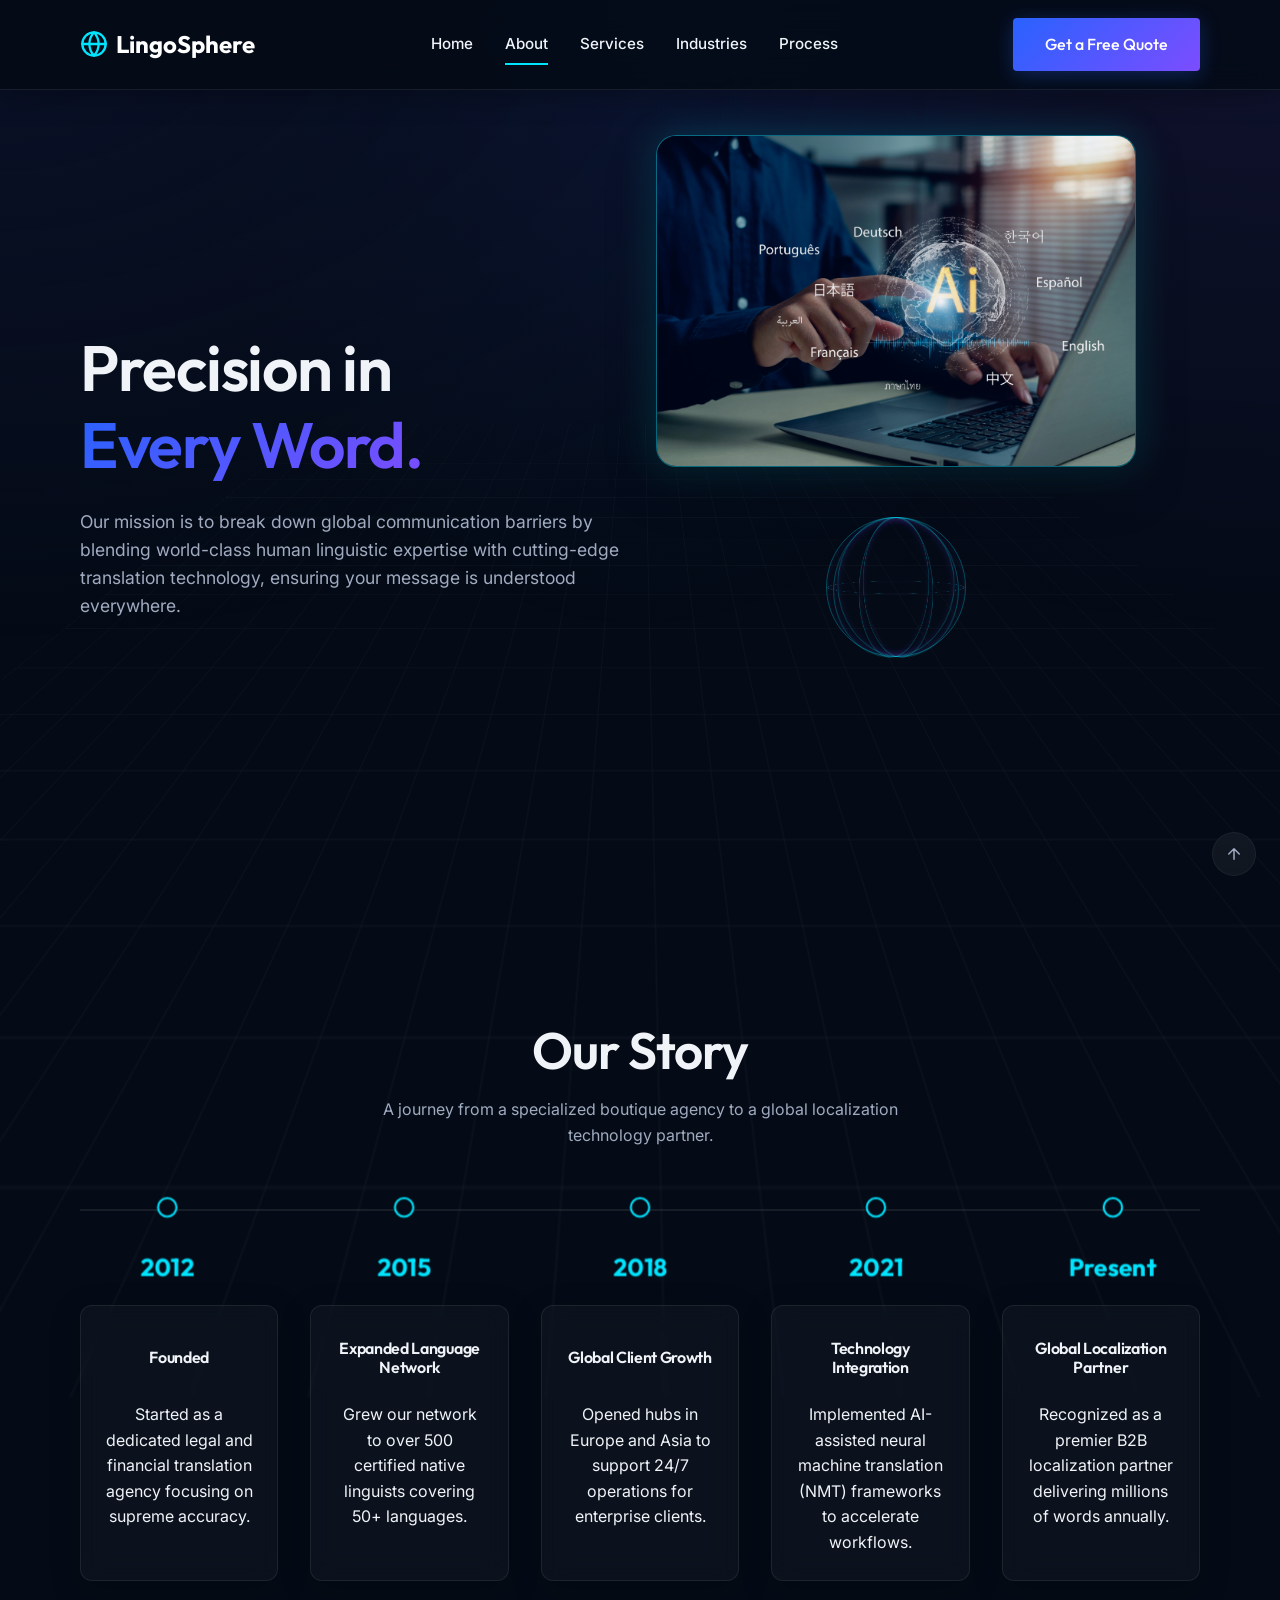
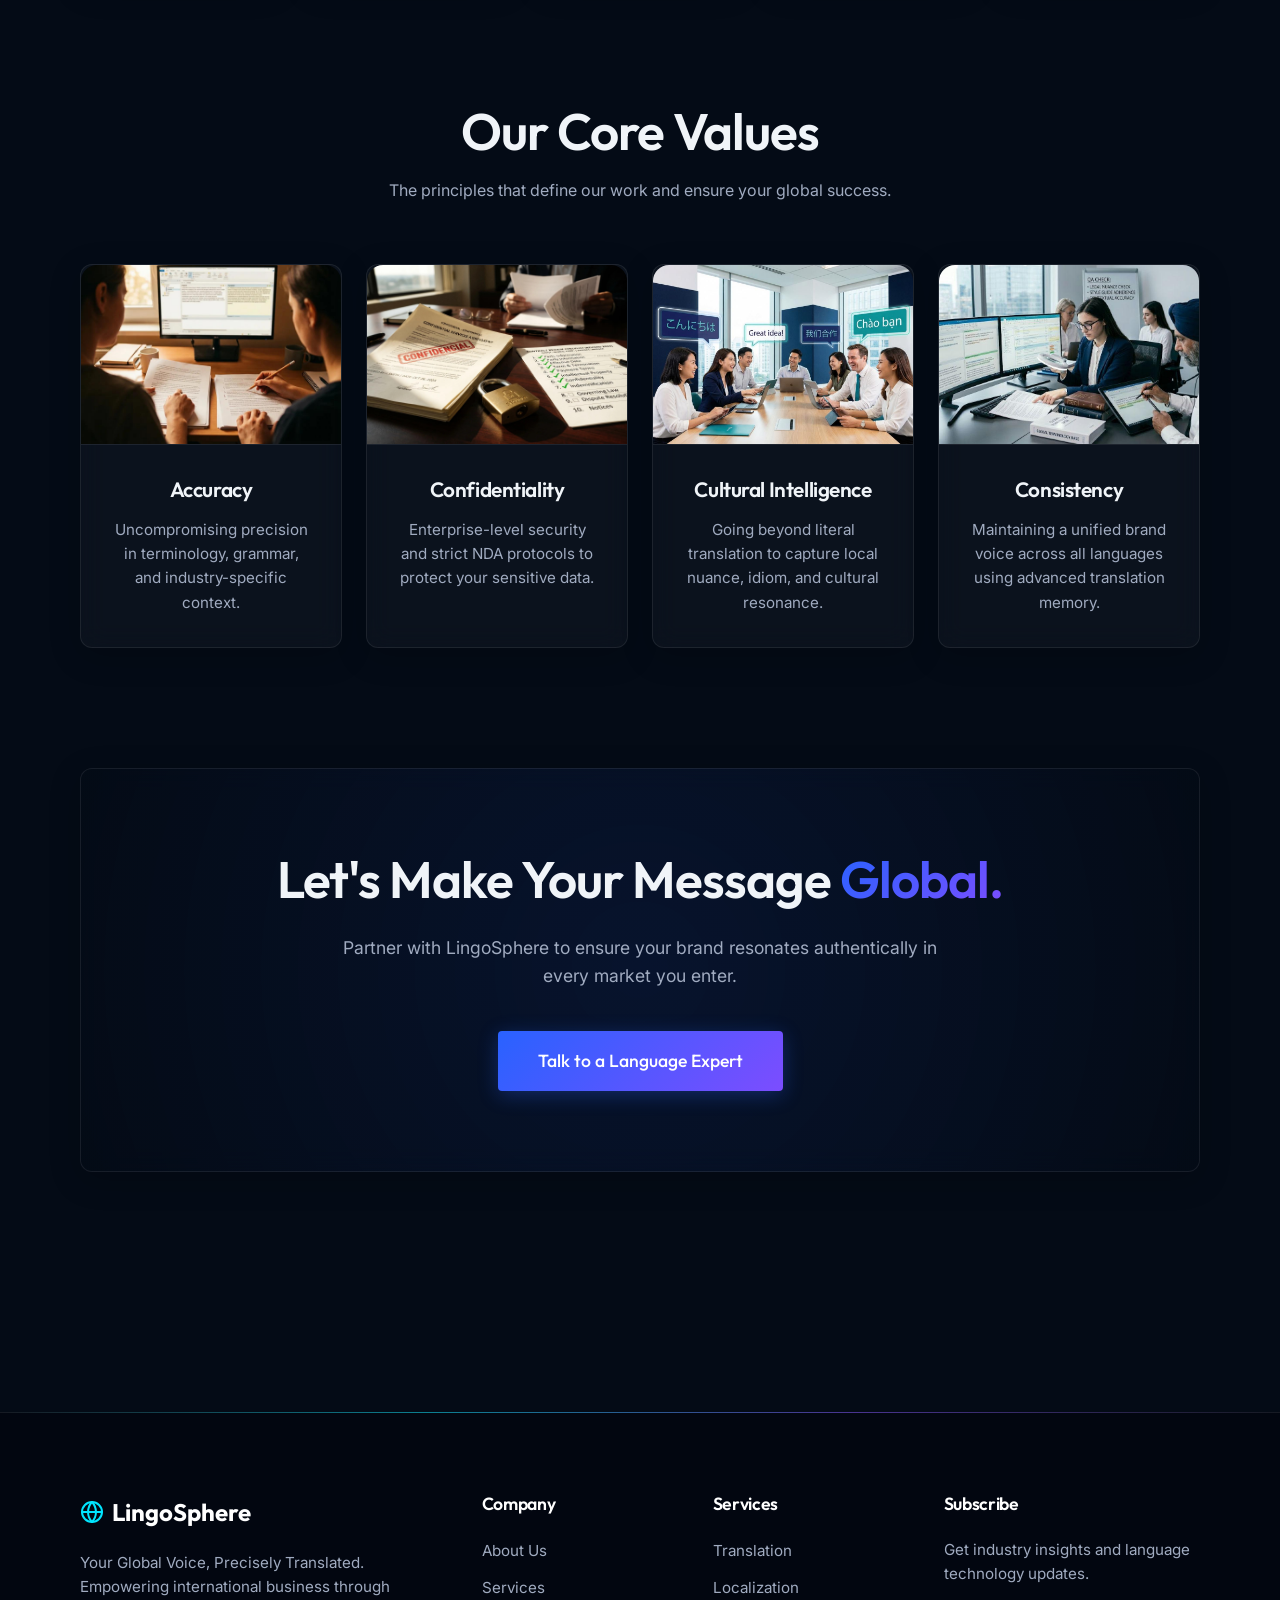
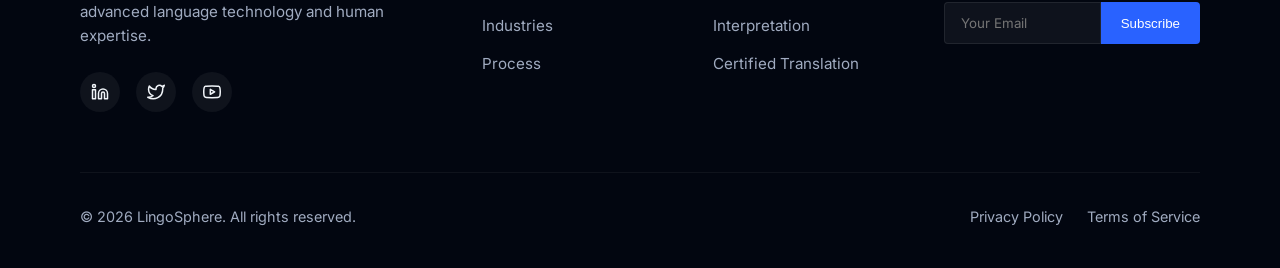
<file: about.html>
<!DOCTYPE html>
<html lang="en">

<head>
  <meta charset="UTF-8">
  <meta name="viewport" content="width=device-width, initial-scale=1.0">
  <title>About Us | LingoSphere - Translation &amp; Localization Services</title>
  <meta name="description"
    content="Learn about LingoSphere's mission, story, and values as a leading global language technology company.">
  <meta name="theme-color" content="#040B16">

  <link rel="stylesheet" href="assets/css/style.css?v=2">
  <link rel="icon" href="assets/favicon.svg" type="image/svg+xml">
  <style>
    /* High contrast navbar for subpages */
    .site-header {
      background: rgba(4, 11, 22, 0.85) !important;
      backdrop-filter: blur(16px) !important;
      -webkit-backdrop-filter: blur(16px) !important;
      border-bottom: 1px solid rgba(255, 255, 255, 0.08) !important;
      box-shadow: 0 4px 30px rgba(0, 0, 0, 0.3) !important;
    }
  </style>
</head>

<body>

  <div class="bg-mesh"></div>
  <div class="bg-grid"></div>
  <div class="custom-cursor"></div>

  <!-- Header / Navbar -->
  <header class="site-header">
    <div class="container-custom navbar">
      <a href="index.html" class="logo">
        <svg class="logo-icon" xmlns="http://www.w3.org/2000/svg" width="28" height="28" viewBox="0 0 24 24" fill="none"
          stroke="currentColor" stroke-width="2" stroke-linecap="round" stroke-linejoin="round">
          <circle cx="12" cy="12" r="10"></circle>
          <line x1="2" y1="12" x2="22" y2="12"></line>
          <path d="M12 2a15.3 15.3 0 0 1 4 10 15.3 15.3 0 0 1-4 10 15.3 15.3 0 0 1-4-10 15.3 15.3 0 0 1 4-10z"></path>
        </svg>
        LingoSphere
      </a>

      <nav class="nav-links">
        <a href="index.html">Home</a>
        <a href="about.html" class="active">About</a>
        <a href="services.html">Services</a>
        <a href="industries.html">Industries</a>
        <a href="process.html">Process</a>
        <div class="nav-cta-mobile" style="display:none;">
          <a href="contact.html" class="btn-primary">Get a Free Quote</a>
        </div>
      </nav>

      <div class="nav-cta" style="display: flex; align-items: center;">
        <a href="contact.html" class="btn-primary">Get a Free Quote</a>
      </div>

      <button class="mobile-toggle" aria-label="Toggle menu">
        <svg xmlns="http://www.w3.org/2000/svg" width="24" height="24" viewBox="0 0 24 24" fill="none"
          stroke="currentColor" stroke-width="2" stroke-linecap="round" stroke-linejoin="round">
          <line x1="3" y1="12" x2="21" y2="12"></line>
          <line x1="3" y1="6" x2="21" y2="6"></line>
          <line x1="3" y1="18" x2="21" y2="18"></line>
        </svg>
      </button>
    </div>
  </header>

  <main>
    <!-- Section 1 - About Hero -->
    <section class="hero-section container-custom">
      <div class="hero-content reveal">
        <h1 style="margin-bottom: 24px;">Precision in <br><span class="text-gradient">Every Word.</span></h1>
        <p style="font-size: 1.1rem; color: var(--text-muted); margin-bottom: 40px; max-width: 540px;">Our mission is to
          break down global communication barriers by blending world-class human linguistic expertise with cutting-edge
          translation technology, ensuring your message is understood everywhere.</p>
      </div>
      <div class="hero-visual reveal-right"
        style="transition-delay: 0.2s; top: 15%; right: 5%; transform: none; display: flex; flex-direction: column; align-items: center; justify-content: flex-start;">
        <div class="hero-image-wrapper"
          style="position: relative; width: 90%; max-width: 480px; border-radius: 20px; border: 1px solid rgba(0, 229, 255, 0.4); box-shadow: 0 20px 50px rgba(0, 0, 0, 0.3), 0 0 40px rgba(0, 229, 255, 0.2); overflow: hidden; background: var(--glass-bg); backdrop-filter: blur(10px); transition: transform 0.5s ease, box-shadow 0.5s ease;">
          <img src="assets/images/about hero.png" alt="About LingoSphere"
            style="width: 100%; height: auto; object-fit: cover; opacity: 0.95; display: block;">
          <div class="hero-image-sweep"
            style="position: absolute; top: 0; left: -100%; width: 50%; height: 100%; background: linear-gradient(to right, transparent, rgba(255,255,255,0.4), transparent); transform: skewX(-25deg); animation: lightSweep 6s infinite; pointer-events: none;">
          </div>
        </div>

        <!-- 3D Animation Below Image -->
        <div class="globe-3d"
          style="margin-top: 50px; position: relative; width: 140px; height: 140px; transform-style: preserve-3d; animation: spinGlobe 15s linear infinite;">
          <div class="globe-ring" style="transform: rotateY(0deg);"></div>
          <div class="globe-ring" style="transform: rotateY(30deg);"></div>
          <div class="globe-ring" style="transform: rotateY(60deg);"></div>
          <div class="globe-ring" style="transform: rotateY(90deg);"></div>
          <div class="globe-ring" style="transform: rotateY(120deg);"></div>
          <div class="globe-ring" style="transform: rotateY(150deg);"></div>
          <div class="globe-ring" style="transform: rotateX(90deg) scale(0.98);"></div>
        </div>
      </div>
      <style>
        @keyframes lightSweep {
          0% {
            left: -100%;
          }

          20%,
          100% {
            left: 200%;
          }
        }

        .hero-image-wrapper:hover {
          transform: scale(1.03) translateY(-5px);
          box-shadow: 0 30px 60px rgba(0, 0, 0, 0.4), 0 0 60px rgba(0, 229, 255, 0.4) !important;
          border-color: rgba(0, 229, 255, 0.8) !important;
        }

        .globe-ring {
          position: absolute;
          width: 100%;
          height: 100%;
          border-radius: 50%;
          border: 1px solid rgba(0, 229, 255, 0.3);
          box-shadow: 0 0 10px rgba(124, 77, 255, 0.1) inset;
        }

        @keyframes spinGlobe {
          0% {
            transform: rotateX(15deg) rotateY(0deg);
          }

          100% {
            transform: rotateX(15deg) rotateY(360deg);
          }
        }
      </style>
    </section>

    <!-- Section 2 - Our Story -->
    <section class="container-custom">
      <div class="section-title reveal">
        <h2>Our Story</h2>
        <p>A journey from a specialized boutique agency to a global localization technology partner.</p>
      </div>

      <!-- Editorial Timeline -->
      <div class="story-timeline reveal">
        <div class="story-item">
          <div class="story-year">2012</div>
          <div class="story-content glass-panel">
            <h4>Founded</h4>
            <p>Started as a dedicated legal and financial translation agency focusing on supreme accuracy.</p>
          </div>
        </div>

        <div class="story-item">
          <div class="story-year">2015</div>
          <div class="story-content glass-panel">
            <h4>Expanded Language Network</h4>
            <p>Grew our network to over 500 certified native linguists covering 50+ languages.</p>
          </div>
        </div>

        <div class="story-item">
          <div class="story-year">2018</div>
          <div class="story-content glass-panel">
            <h4>Global Client Growth</h4>
            <p>Opened hubs in Europe and Asia to support 24/7 operations for enterprise clients.</p>
          </div>
        </div>

        <div class="story-item">
          <div class="story-year">2021</div>
          <div class="story-content glass-panel">
            <h4>Technology Integration</h4>
            <p>Implemented AI-assisted neural machine translation (NMT) frameworks to accelerate workflows.</p>
          </div>
        </div>

        <div class="story-item">
          <div class="story-year">Present</div>
          <div class="story-content glass-panel">
            <h4>Global Localization Partner</h4>
            <p>Recognized as a premier B2B localization partner delivering millions of words annually.</p>
          </div>
        </div>
      </div>

      <style>
        .story-timeline {
          display: flex;
          flex-direction: column;
          gap: 32px;
          position: relative;
          padding-left: 20px;
          border-left: 2px solid var(--glass-border);
          margin: 0 auto;
          max-width: 800px;
          perspective: 1200px;
        }

        .story-item {
          position: relative;
          display: flex;
          flex-direction: column;
          gap: 16px;
          transform-style: preserve-3d;
        }

        @keyframes float3D {
          0% {
            transform: translateY(0) translateZ(0) rotateX(0deg) rotateY(0deg);
          }

          50% {
            transform: translateY(-8px) translateZ(10px) rotateX(2deg) rotateY(-2deg);
          }

          100% {
            transform: translateY(0) translateZ(0) rotateX(0deg) rotateY(0deg);
          }
        }

        .story-year {
          color: var(--accent-cyan);
          font-family: var(--font-heading);
          font-weight: 700;
          font-size: 1.5rem;
          position: relative;
          transform: translateZ(30px);
          text-align: center;
        }

        .story-year::before {
          content: '';
          position: absolute;
          left: -29px;
          top: 8px;
          width: 16px;
          height: 16px;
          border-radius: 50%;
          background: var(--bg-deep-navy);
          border: 2px solid var(--accent-cyan);
          z-index: 2;
          animation: pulseTimeline 2s infinite;
        }

        @keyframes pulseTimeline {
          0% {
            box-shadow: 0 0 10px var(--accent-cyan), 0 0 0 0 rgba(0, 229, 255, 0.4);
          }

          70% {
            box-shadow: 0 0 15px var(--accent-cyan), 0 0 0 15px rgba(0, 229, 255, 0);
          }

          100% {
            box-shadow: 0 0 10px var(--accent-cyan), 0 0 0 0 rgba(0, 229, 255, 0);
          }
        }

        .story-content {
          padding: 24px;
          transition: all 0.5s cubic-bezier(0.2, 0.8, 0.2, 1);
          height: 100%;
          display: flex;
          flex-direction: column;
          animation: float3D 6s ease-in-out infinite;
          transform-style: preserve-3d;
          position: relative;
          text-align: center;
        }

        .story-content h4 {
          min-height: 3.5rem;
          display: flex;
          align-items: center;
          justify-content: center;
          margin-top: 0;
          margin-bottom: 16px;
        }

        .story-item:nth-child(1) .story-content {
          animation-delay: 0s;
        }

        .story-item:nth-child(2) .story-content {
          animation-delay: -1.5s;
        }

        .story-item:nth-child(3) .story-content {
          animation-delay: -3s;
        }

        .story-item:nth-child(4) .story-content {
          animation-delay: -4.5s;
        }

        .story-item:nth-child(5) .story-content {
          animation-delay: -1s;
        }

        .story-content:hover {
          transform: translateZ(40px) scale(1.05) rotateX(-5deg);
          border-color: var(--accent-cyan);
          box-shadow: 0 20px 40px rgba(0, 0, 0, 0.4), 0 0 30px rgba(0, 229, 255, 0.2) !important;
          z-index: 10;
          animation-play-state: paused;
        }

        @media (min-width: 1025px) {
          .story-timeline {
            flex-direction: row;
            border-left: none;
            border-top: 2px solid var(--glass-border);
            padding-left: 0;
            padding-top: 40px;
            max-width: 100%;
            margin-top: 60px;
          }

          .story-item {
            flex: 1;
            align-items: center;
            text-align: center;
          }

          .story-year::before {
            left: 50%;
            top: -49px;
            transform: translateX(-50%);
          }
        }
      </style>
    </section>

    <!-- Section 3 - Our Values -->
    <section class="container-custom">
      <div class="section-title reveal">
        <h2>Our Core Values</h2>
        <p>The principles that define our work and ensure your global success.</p>
      </div>
      <style>
        @media (max-width: 1024px) {
          .values-grid {
            grid-template-columns: repeat(2, 1fr) !important;
          }
        }
      </style>
      <div class="grid-4 values-grid" style="align-items: stretch;">
        <!-- Value 1 -->
        <div class="value-block glass-panel reveal"
          style="padding: 0; height: 100%; display: flex; flex-direction: column; transition-delay: 0.1s;">
          <img src="assets/images/Accuracy.png" alt="Accuracy"
            style="width: 100%; height: 180px; object-fit: cover; border-radius: 16px 16px 0 0; border-bottom: 1px solid var(--glass-border);">
          <div
            style="padding: 32px; display: flex; flex-direction: column; align-items: center; flex-grow: 1; text-align: center;">
            <h3 style="margin-bottom: 16px; font-size: 1.3rem;">Accuracy</h3>
            <p style="color: var(--text-muted); font-size: 0.95rem;">Uncompromising precision in terminology, grammar,
              and industry-specific context.</p>
          </div>
        </div>

        <!-- Value 2 -->
        <div class="value-block glass-panel reveal"
          style="padding: 0; height: 100%; display: flex; flex-direction: column; transition-delay: 0.2s;">
          <img src="assets/images/Confidentiality.png" alt="Confidentiality"
            style="width: 100%; height: 180px; object-fit: cover; border-radius: 16px 16px 0 0; border-bottom: 1px solid var(--glass-border);">
          <div
            style="padding: 32px; display: flex; flex-direction: column; align-items: center; flex-grow: 1; text-align: center;">
            <h3 style="margin-bottom: 16px; font-size: 1.3rem;">Confidentiality</h3>
            <p style="color: var(--text-muted); font-size: 0.95rem;">Enterprise-level security and strict NDA protocols
              to protect your sensitive data.</p>
          </div>
        </div>

        <!-- Value 3 -->
        <div class="value-block glass-panel reveal"
          style="padding: 0; height: 100%; display: flex; flex-direction: column; transition-delay: 0.3s;">
          <img src="assets/images/Cultural Intelligence.png" alt="Cultural Intelligence"
            style="width: 100%; height: 180px; object-fit: cover; border-radius: 16px 16px 0 0; border-bottom: 1px solid var(--glass-border);">
          <div
            style="padding: 32px; display: flex; flex-direction: column; align-items: center; flex-grow: 1; text-align: center;">
            <h3 style="margin-bottom: 16px; font-size: 1.3rem;">Cultural Intelligence</h3>
            <p style="color: var(--text-muted); font-size: 0.95rem;">Going beyond literal translation to capture local
              nuance, idiom, and cultural resonance.</p>
          </div>
        </div>

        <!-- Value 4 -->
        <div class="value-block glass-panel reveal"
          style="padding: 0; height: 100%; display: flex; flex-direction: column; transition-delay: 0.4s;">
          <img src="assets/images/Consistency.png" alt="Consistency"
            style="width: 100%; height: 180px; object-fit: cover; border-radius: 16px 16px 0 0; border-bottom: 1px solid var(--glass-border);">
          <div
            style="padding: 32px; display: flex; flex-direction: column; align-items: center; flex-grow: 1; text-align: center;">
            <h3 style="margin-bottom: 16px; font-size: 1.3rem;">Consistency</h3>
            <p style="color: var(--text-muted); font-size: 0.95rem;">Maintaining a unified brand voice across all
              languages using advanced translation memory.</p>
          </div>
        </div>
      </div>

      <style>
        .value-block {
          transition: var(--transition-smooth);
        }

        .value-block:hover {
          transform: translateY(-10px);
          border-color: var(--glass-highlight);
          background: rgba(255, 255, 255, 0.05);
        }

        @keyframes pulseIcon {

          0%,
          100% {
            transform: scale(1);
            opacity: 1;
          }

          50% {
            transform: scale(1.1);
            opacity: 0.8;
          }
        }

        @keyframes floatIcon {

          0%,
          100% {
            transform: translateY(0);
          }

          50% {
            transform: translateY(-10px);
          }
        }

        @keyframes spinIcon {
          100% {
            transform: rotate(360deg);
          }
        }

        @keyframes bounceIcon {

          0%,
          100% {
            transform: translateY(0);
          }

          50% {
            transform: translateY(-8px);
          }
        }
      </style>
    </section>

    <!-- Section 4 - CTA -->
    <section class="container-custom" style="padding-bottom: 120px;">
      <div class="glass-panel reveal"
        style="padding: 80px 40px; text-align: center; background: radial-gradient(circle at center, rgba(41, 98, 255, 0.1), rgba(4, 11, 22, 0.8));">
        <h2 style="margin-bottom: 24px;">Let's Make Your Message <span class="text-gradient">Global.</span></h2>
        <p style="color: var(--text-muted); margin: 0 auto 40px; max-width: 600px; font-size: 1.1rem;">Partner with
          LingoSphere to ensure your brand resonates authentically in every market you enter.</p>
        <a href="contact.html" class="btn-primary" style="font-size: 1.1rem; padding: 16px 40px;">Talk to a Language
          Expert</a>
      </div>
    </section>
  </main>

  <footer class="site-footer">
    <div class="footer-top-line"></div>
    <div class="container-custom">
      <div class="footer-grid">
        <div class="footer-col">
          <a href="index.html" class="logo" style="margin-bottom: 20px;">
            <svg class="logo-icon" xmlns="http://www.w3.org/2000/svg" width="24" height="24" viewBox="0 0 24 24"
              fill="none" stroke="currentColor" stroke-width="2" stroke-linecap="round" stroke-linejoin="round">
              <circle cx="12" cy="12" r="10"></circle>
              <line x1="2" y1="12" x2="22" y2="12"></line>
              <path d="M12 2a15.3 15.3 0 0 1 4 10 15.3 15.3 0 0 1-4 10 15.3 15.3 0 0 1-4-10 15.3 15.3 0 0 1 4-10z">
              </path>
            </svg>
            LingoSphere
          </a>
          <p style="color: var(--text-muted); font-size: 0.95rem; margin-bottom: 24px;">Your Global Voice, Precisely
            Translated. Empowering international business through advanced language technology and human expertise.</p>
          <div class="social-links">
            <a href="#" aria-label="LinkedIn"><svg xmlns="http://www.w3.org/2000/svg" width="18" height="18"
                viewBox="0 0 24 24" fill="none" stroke="currentColor" stroke-width="2" stroke-linecap="round"
                stroke-linejoin="round">
                <path d="M16 8a6 6 0 0 1 6 6v7h-4v-7a2 2 0 0 0-2-2 2 2 0 0 0-2 2v7h-4v-7a6 6 0 0 1 6-6z"></path>
                <rect x="2" y="9" width="4" height="12"></rect>
                <circle cx="4" cy="4" r="2"></circle>
              </svg></a>
            <a href="#" aria-label="Twitter"><svg xmlns="http://www.w3.org/2000/svg" width="18" height="18"
                viewBox="0 0 24 24" fill="none" stroke="currentColor" stroke-width="2" stroke-linecap="round"
                stroke-linejoin="round">
                <path
                  d="M23 3a10.9 10.9 0 0 1-3.14 1.53 4.48 4.48 0 0 0-7.86 3v1A10.66 10.66 0 0 1 3 4s-4 9 5 13a11.64 11.64 0 0 1-7 2c9 5 20 0 20-11.5a4.5 4.5 0 0 0-.08-.83A7.72 7.72 0 0 0 23 3z">
                </path>
              </svg></a>
            <a href="#" aria-label="YouTube"><svg xmlns="http://www.w3.org/2000/svg" width="18" height="18"
                viewBox="0 0 24 24" fill="none" stroke="currentColor" stroke-width="2" stroke-linecap="round"
                stroke-linejoin="round">
                <path
                  d="M22.54 6.42a2.78 2.78 0 0 0-1.94-2C18.88 4 12 4 12 4s-6.88 0-8.6.46a2.78 2.78 0 0 0-1.94 2A29 29 0 0 0 1 11.75a29 29 0 0 0 .46 5.33 2.78 2.78 0 0 0 1.94 2c1.72.46 8.6.46 8.6.46s6.88 0 8.6-.46a2.78 2.78 0 0 0 1.94-2 29 29 0 0 0 .46-5.33 29 29 0 0 0-.46-5.33z">
                </path>
                <polygon points="9.75 15.02 15.5 11.75 9.75 8.48 9.75 15.02"></polygon>
              </svg></a>
          </div>
        </div>

        <div class="footer-col">
          <h4>Company</h4>
          <ul class="footer-links">
            <li><a href="about.html">About Us</a></li>
            <li><a href="services.html">Services</a></li>
            <li><a href="industries.html">Industries</a></li>
            <li><a href="process.html">Process</a></li>
          </ul>
        </div>

        <div class="footer-col">
          <h4>Services</h4>
          <ul class="footer-links">
            <li><a href="services.html">Translation</a></li>
            <li><a href="services.html">Localization</a></li>
            <li><a href="services.html">Interpretation</a></li>
            <li><a href="services.html">Certified Translation</a></li>
          </ul>
        </div>

        <div class="footer-col">
          <h4>Subscribe</h4>
          <p style="color: var(--text-muted); font-size: 0.95rem;">Get industry insights and language technology
            updates.</p>
          <form class="newsletter-form" onsubmit="event.preventDefault(); alert('Subscribed!');">
            <input type="email" class="newsletter-input" placeholder="Your Email" required>
            <button type="submit" class="newsletter-btn">Subscribe</button>
          </form>
        </div>
      </div>

      <div class="footer-bottom">
        <p style="color: var(--text-muted); font-size: 0.9rem;">&copy; 2026 LingoSphere. All rights reserved.</p>
        <div style="display: flex; gap: 24px;">
          <a href="#" style="color: var(--text-muted); font-size: 0.9rem;">Privacy Policy</a>
          <a href="#" style="color: var(--text-muted); font-size: 0.9rem;">Terms of Service</a>
        </div>
      </div>
    </div>
  </footer>

  <script src="assets/js/main.js"></script>
  <!-- Back to top button -->
  <a href="#" class="back-to-top" onclick="window.scrollTo({top: 0, behavior: 'smooth'}); return false;" aria-label="Back to top" title="Back to top">
    <svg xmlns="http://www.w3.org/2000/svg" width="18" height="18" viewBox="0 0 24 24" fill="none" stroke="currentColor" stroke-width="2" stroke-linecap="round" stroke-linejoin="round"><path d="M12 19V5M5 12l7-7 7 7"/></svg>
  </a>
</body>

</html>

<!-- Section 4 - Global Reach -->
</file>
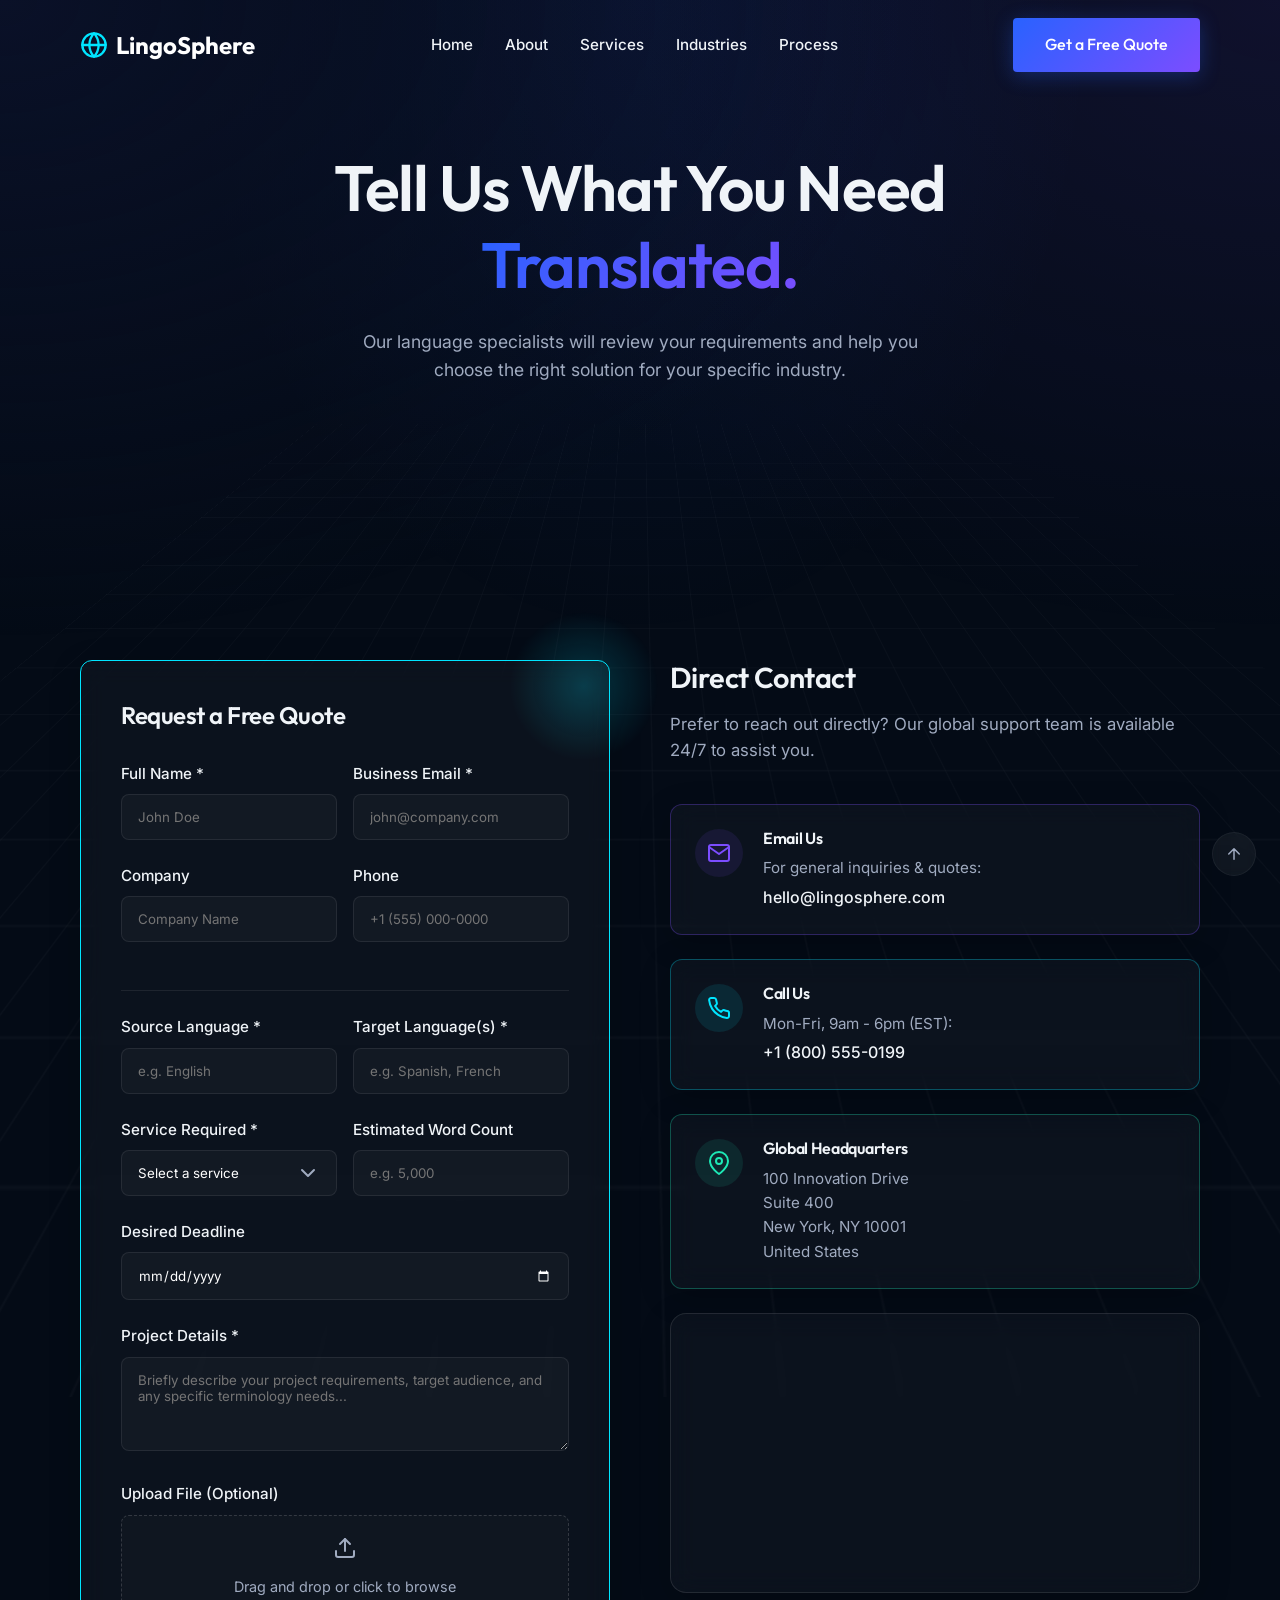
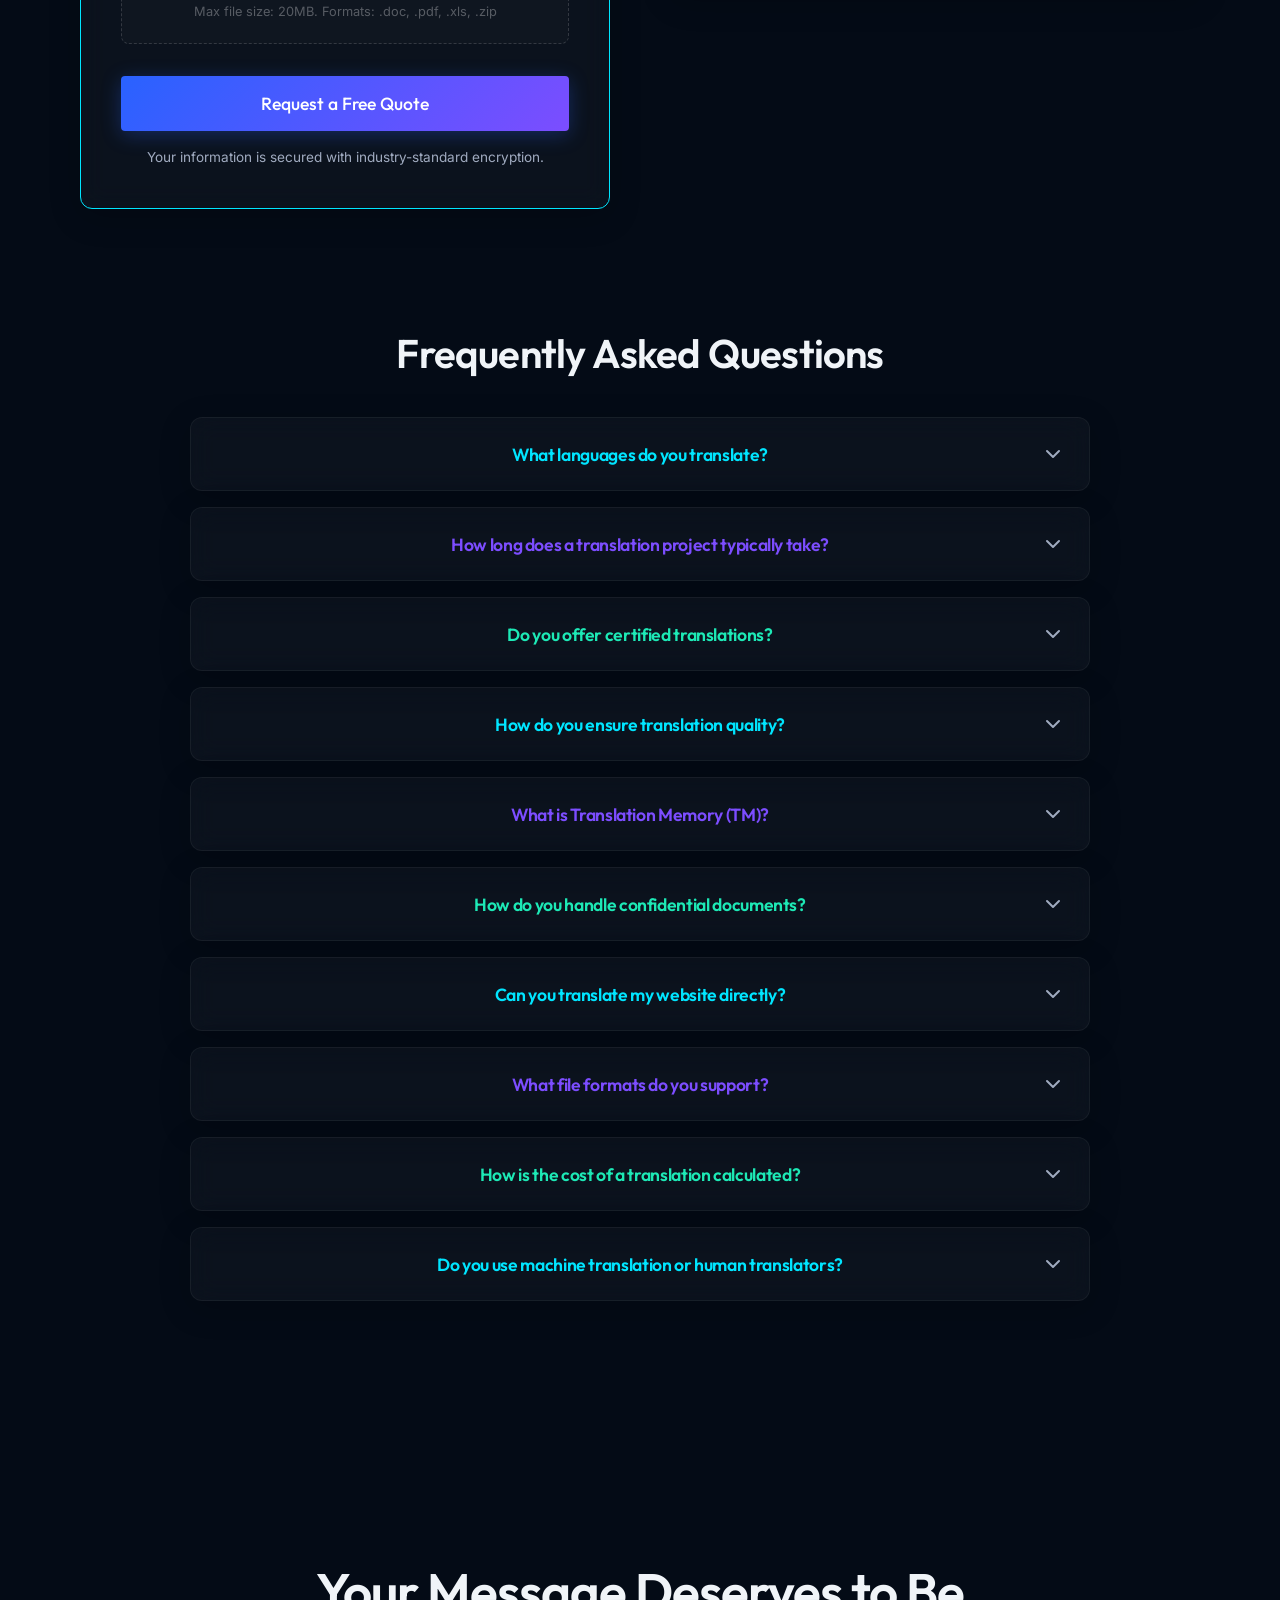
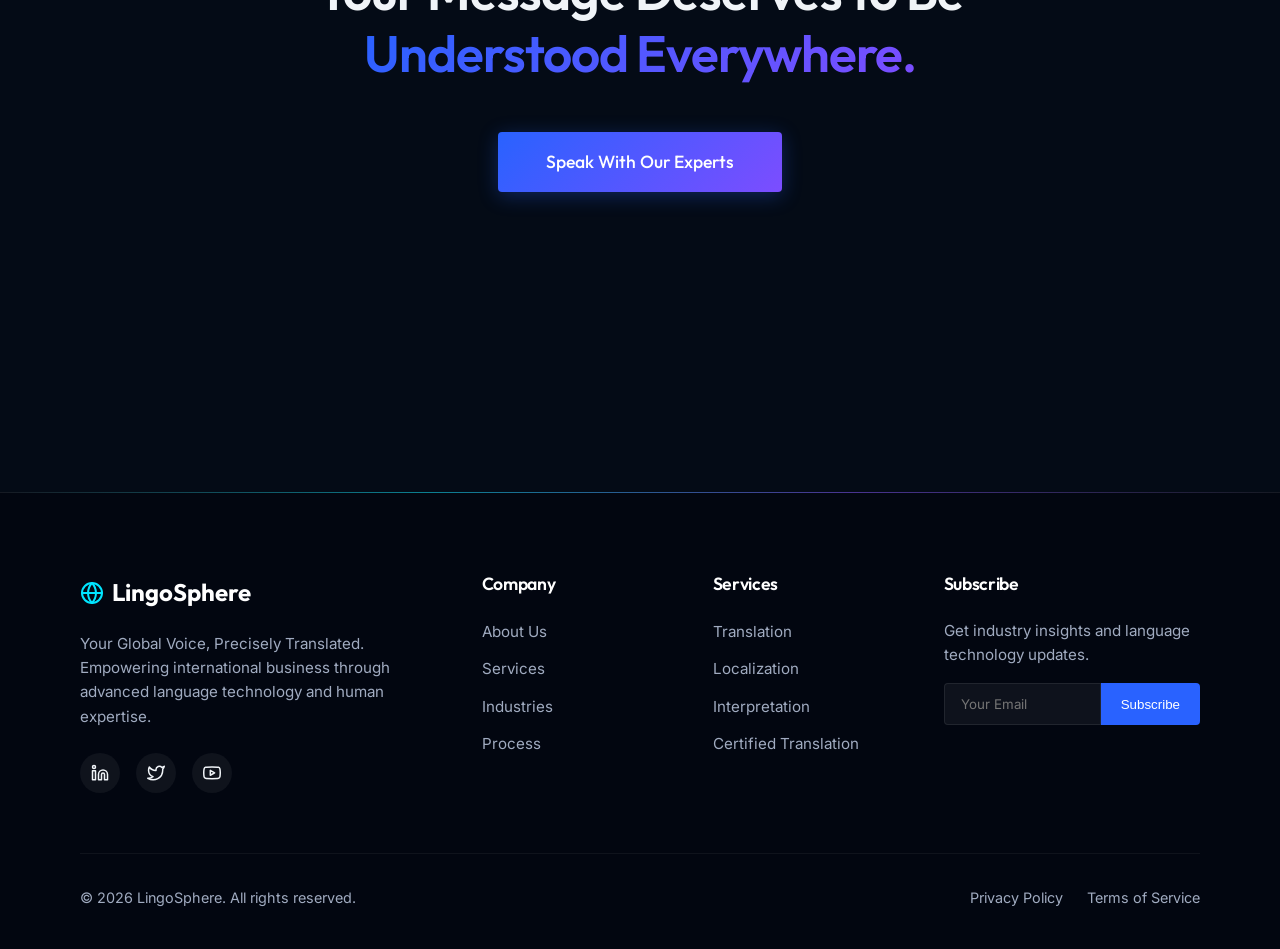
<file: contact.html>
<!DOCTYPE html>
<html lang="en">
<head>
  <meta charset="UTF-8">
  <meta name="viewport" content="width=device-width, initial-scale=1.0">
  <title>Contact Us | LingoSphere</title>
  <meta name="description" content="Get a free translation quote. Tell us what you need translated and our language specialists will review your requirements.">
  <meta name="theme-color" content="#040B16">
  
  <link rel="stylesheet" href="assets/css/style.css?v=2">
  <link rel="icon" href="assets/favicon.svg" type="image/svg+xml">
</head>
<body>
  
  <div class="bg-mesh"></div>
  <div class="bg-grid"></div>
  <div class="custom-cursor"></div>

  <!-- Header / Navbar -->
  <header class="site-header">
    <div class="container-custom navbar">
      <a href="index.html" class="logo">
        <svg class="logo-icon" xmlns="http://www.w3.org/2000/svg" width="28" height="28" viewBox="0 0 24 24" fill="none" stroke="currentColor" stroke-width="2" stroke-linecap="round" stroke-linejoin="round"><circle cx="12" cy="12" r="10"></circle><line x1="2" y1="12" x2="22" y2="12"></line><path d="M12 2a15.3 15.3 0 0 1 4 10 15.3 15.3 0 0 1-4 10 15.3 15.3 0 0 1-4-10 15.3 15.3 0 0 1 4-10z"></path></svg>
        LingoSphere
      </a>

      <nav class="nav-links">
        <a href="index.html">Home</a>
        <a href="about.html">About</a>
        <a href="services.html">Services</a>
        <a href="industries.html">Industries</a>
        <a href="process.html">Process</a>
        <div class="nav-cta-mobile" style="display:none;">
            <a href="#quote-form" class="btn-primary">Get a Free Quote</a>
        </div>
      </nav>

      <div class="nav-cta" style="display: flex; align-items: center;">
        <a href="#quote-form" class="btn-primary">Get a Free Quote</a>
      </div>

      <button class="mobile-toggle" aria-label="Toggle menu">
        <svg xmlns="http://www.w3.org/2000/svg" width="24" height="24" viewBox="0 0 24 24" fill="none" stroke="currentColor" stroke-width="2" stroke-linecap="round" stroke-linejoin="round"><line x1="3" y1="12" x2="21" y2="12"></line><line x1="3" y1="6" x2="21" y2="6"></line><line x1="3" y1="18" x2="21" y2="18"></line></svg>
      </button>
    </div>
  </header>

  <main>
    <!-- Section 1 - Contact Hero -->
    <section class="hero-section container-custom" style="min-height: 60vh; padding-top: 150px; align-items: flex-start;">
      <div class="hero-content reveal" style="max-width: 800px; text-align: center; margin: 0 auto; z-index: 5;">
        <h1 style="margin-bottom: 24px;">Tell Us What You Need <br><span class="text-gradient">Translated.</span></h1>
        <p style="font-size: 1.1rem; color: var(--text-muted); margin: 0 auto 40px; max-width: 600px;">Our language specialists will review your requirements and help you choose the right solution for your specific industry.</p>
      </div>
      

    </section>

    <!-- Section 2 - Quote Form & Contact Info -->
    <section id="quote-form" class="container-custom" style="padding-top: 0;">
      <div class="grid-2" style="gap: 60px; align-items: flex-start;">
        
        <!-- Left: Form -->
        <div class="glass-panel reveal-left" style="padding: 40px; border-color: var(--accent-cyan); position: relative;">
          <!-- Decorative glow -->
          <div style="position: absolute; top: -50px; right: -50px; width: 150px; height: 150px; background: radial-gradient(circle, var(--accent-cyan), transparent 70%); opacity: 0.2; border-radius: 50%; pointer-events: none;"></div>
          
          <h3 style="margin-bottom: 32px; font-size: 1.5rem;">Request a Free Quote</h3>
          
          <form id="quoteForm">
            <div id="formSuccessMessage" class="form-success-message">
              Thank you. Your translation request has been received. Our language specialist will contact you shortly.
            </div>
            
            <div class="grid-2" style="gap: 16px; margin-bottom: 0;">
              <div class="form-group">
                <label class="form-label">Full Name *</label>
                <input type="text" class="form-control" required placeholder="John Doe">
                <div class="form-error">Name is required.</div>
              </div>
              <div class="form-group">
                <label class="form-label">Business Email *</label>
                <input type="email" class="form-control" required placeholder="john@company.com">
                <div class="form-error">Valid business email required.</div>
              </div>
            </div>
            
            <div class="grid-2" style="gap: 16px; margin-bottom: 0;">
              <div class="form-group">
                <label class="form-label">Company</label>
                <input type="text" class="form-control" placeholder="Company Name">
              </div>
              <div class="form-group">
                <label class="form-label">Phone</label>
                <input type="tel" class="form-control" placeholder="+1 (555) 000-0000">
              </div>
            </div>

            <hr style="border: none; border-top: 1px solid var(--glass-border); margin: 24px 0;">

            <div class="grid-2" style="gap: 16px; margin-bottom: 0;">
              <div class="form-group">
                <label class="form-label">Source Language *</label>
                <input type="text" class="form-control" required placeholder="e.g. English">
                <div class="form-error">Required.</div>
              </div>
              <div class="form-group">
                <label class="form-label">Target Language(s) *</label>
                <input type="text" class="form-control" required placeholder="e.g. Spanish, French">
                <div class="form-error">Required.</div>
              </div>
            </div>

            <div class="grid-2" style="gap: 16px; margin-bottom: 0;">
              <div class="form-group">
                <label class="form-label">Service Required *</label>
                <select class="form-control" required>
                  <option value="" disabled selected>Select a service</option>
                  <option value="document">Document Translation</option>
                  <option value="website">Website Localization</option>
                  <option value="legal">Legal Translation</option>
                  <option value="medical">Medical Translation</option>
                  <option value="interpretation">Interpretation</option>
                  <option value="other">Other</option>
                </select>
                <div class="form-error">Please select a service.</div>
              </div>
              <div class="form-group">
                <label class="form-label">Estimated Word Count</label>
                <input type="text" class="form-control" placeholder="e.g. 5,000">
              </div>
            </div>

            <div class="form-group">
              <label class="form-label">Desired Deadline</label>
              <input type="date" class="form-control" style="color-scheme: dark;">
            </div>
            
            <div class="form-group" style="margin-bottom: 24px;">
              <label class="form-label">Project Details *</label>
              <textarea class="form-control" rows="4" required placeholder="Briefly describe your project requirements, target audience, and any specific terminology needs..."></textarea>
              <div class="form-error">Please provide some details.</div>
            </div>

            <div class="form-group" style="margin-bottom: 32px;">
                <label class="form-label">Upload File (Optional)</label>
                <div style="position: relative; border: 1px dashed var(--glass-highlight); padding: 20px; border-radius: 8px; text-align: center; background: rgba(255,255,255,0.02); transition: var(--transition-fast);" onmouseover="this.style.borderColor='var(--accent-cyan)'" onmouseout="this.style.borderColor='var(--glass-highlight)'">
                    <input type="file" style="position: absolute; inset: 0; width: 100%; height: 100%; opacity: 0; cursor: pointer;">
                    <svg width="24" height="24" viewBox="0 0 24 24" fill="none" stroke="currentColor" stroke-width="2" stroke-linecap="round" stroke-linejoin="round" style="color: var(--text-muted); margin-bottom: 8px;"><path d="M21 15v4a2 2 0 0 1-2 2H5a2 2 0 0 1-2-2v-4"></path><polyline points="17 8 12 3 7 8"></polyline><line x1="12" y1="3" x2="12" y2="15"></line></svg>
                    <p style="color: var(--text-muted); font-size: 0.9rem;">Drag and drop or click to browse</p>
                    <p style="color: rgba(255,255,255,0.3); font-size: 0.8rem; margin-top: 4px;">Max file size: 20MB. Formats: .doc, .pdf, .xls, .zip</p>
                </div>
            </div>

            <button type="submit" class="btn-primary" style="width: 100%; font-size: 1.1rem; padding: 16px;">Request a Free Quote</button>
            <p style="text-align: center; font-size: 0.85rem; color: var(--text-muted); margin-top: 16px;">Your information is secured with industry-standard encryption.</p>
          </form>
        </div>

        <!-- Section 3 - Contact Information (Right side) -->
        <div class="reveal-right">
          <div style="margin-bottom: 40px;">
            <h3 style="margin-bottom: 16px; font-size: 1.8rem;">Direct Contact</h3>
            <p style="color: var(--text-muted); font-size: 1.05rem;">Prefer to reach out directly? Our global support team is available 24/7 to assist you.</p>
          </div>

          <div style="display: flex; flex-direction: column; gap: 24px;">
            <!-- Panel 1 -->
            <div class="glass-panel contact-panel" style="padding: 24px; display: flex; gap: 20px; align-items: flex-start; border-color: rgba(124, 77, 255, 0.3);">
              <div style="width: 48px; height: 48px; background: rgba(124, 77, 255, 0.1); border-radius: 50%; display: flex; align-items: center; justify-content: center; color: var(--accent-violet); flex-shrink: 0;">
                <svg width="24" height="24" viewBox="0 0 24 24" fill="none" stroke="currentColor" stroke-width="2" stroke-linecap="round" stroke-linejoin="round"><path d="M4 4h16c1.1 0 2 .9 2 2v12c0 1.1-.9 2-2 2H4c-1.1 0-2-.9-2-2V6c0-1.1.9-2 2-2z"></path><polyline points="22,6 12,13 2,6"></polyline></svg>
              </div>
              <div>
                <h4 style="margin-bottom: 8px;">Email Us</h4>
                <p style="color: var(--text-muted); font-size: 0.95rem; margin-bottom: 4px;">For general inquiries & quotes:</p>
                <a href="mailto:hello@lingosphere.com" style="color: var(--text-soft-white); font-weight: 500;">hello@lingosphere.com</a>
              </div>
            </div>

            <!-- Panel 2 -->
            <div class="glass-panel contact-panel" style="padding: 24px; display: flex; gap: 20px; align-items: flex-start; border-color: rgba(0, 229, 255, 0.3);">
              <div style="width: 48px; height: 48px; background: rgba(0, 229, 255, 0.1); border-radius: 50%; display: flex; align-items: center; justify-content: center; color: var(--accent-cyan); flex-shrink: 0;">
                <svg width="24" height="24" viewBox="0 0 24 24" fill="none" stroke="currentColor" stroke-width="2" stroke-linecap="round" stroke-linejoin="round"><path d="M22 16.92v3a2 2 0 0 1-2.18 2 19.79 19.79 0 0 1-8.63-3.07 19.5 19.5 0 0 1-6-6 19.79 19.79 0 0 1-3.07-8.67A2 2 0 0 1 4.11 2h3a2 2 0 0 1 2 1.72 12.84 12.84 0 0 0 .7 2.81 2 2 0 0 1-.45 2.11L8.09 9.91a16 16 0 0 0 6 6l1.27-1.27a2 2 0 0 1 2.11-.45 12.84 12.84 0 0 0 2.81.7A2 2 0 0 1 22 16.92z"></path></svg>
              </div>
              <div>
                <h4 style="margin-bottom: 8px;">Call Us</h4>
                <p style="color: var(--text-muted); font-size: 0.95rem; margin-bottom: 4px;">Mon-Fri, 9am - 6pm (EST):</p>
                <a href="tel:+18005550199" style="color: var(--text-soft-white); font-weight: 500;">+1 (800) 555-0199</a>
              </div>
            </div>

            <!-- Panel 3 -->
            <div class="glass-panel contact-panel" style="padding: 24px; display: flex; gap: 20px; align-items: flex-start; border-color: rgba(29, 233, 182, 0.3);">
              <div style="width: 48px; height: 48px; background: rgba(29, 233, 182, 0.1); border-radius: 50%; display: flex; align-items: center; justify-content: center; color: var(--accent-turquoise); flex-shrink: 0;">
                <svg width="24" height="24" viewBox="0 0 24 24" fill="none" stroke="currentColor" stroke-width="2" stroke-linecap="round" stroke-linejoin="round"><path d="M21 10c0 7-9 13-9 13s-9-6-9-13a9 9 0 0 1 18 0z"></path><circle cx="12" cy="10" r="3"></circle></svg>
              </div>
              <div>
                <h4 style="margin-bottom: 8px;">Global Headquarters</h4>
                <p style="color: var(--text-muted); font-size: 0.95rem; line-height: 1.6;">
                  100 Innovation Drive<br>
                  Suite 400<br>
                  New York, NY 10001<br>
                  United States
                </p>
              </div>
            </div>

            <!-- Map directly under panels -->
            <div class="glass-panel" style="padding: 10px; border-radius: 16px; overflow: hidden; border-color: rgba(255, 255, 255, 0.1);">
              <iframe src="https://www.google.com/maps/embed?pb=!1m18!1m12!1m3!1d193595.15830869428!2d-74.119763973046!3d40.69766374874431!2m3!1f0!2f0!3f0!3m2!1i1024!2i768!4f13.1!3m3!1m2!1s0x89c24fa5d33f083b%3A0xc80b8f06e177fe62!2sNew%20York%2C%20NY%2C%20USA!5e0!3m2!1sen!2sus!4v1680000000000!5m2!1sen!2sus" width="100%" height="250" style="border:0; border-radius: 8px; filter: grayscale(100%) invert(92%) contrast(83%);" allowfullscreen="" loading="lazy" referrerpolicy="no-referrer-when-downgrade"></iframe>
            </div>

          </div>
        </div>
      </div>
    </section>

    <!-- Section - FAQ -->
    <section class="container-custom" style="padding-bottom: 80px;">
      <div style="text-align: center; max-width: 900px; margin: 0 auto;">
        <h2 style="font-size: 2.5rem; margin-bottom: 40px;">Frequently Asked Questions</h2>
        <style>
          .faq-item summary::-webkit-details-marker { display: none; }
          .faq-item[open] summary svg { transform: rotate(180deg); }
          .faq-item summary svg { transition: transform 0.3s ease; }
        </style>
        <div style="display: flex; flex-direction: column; gap: 16px;">
          
          <details class="glass-panel faq-item" style="padding: 24px; border-radius: 12px; border-color: rgba(255,255,255,0.05);">
            <summary style="display: flex; align-items: center; justify-content: space-between; cursor: pointer; list-style: none; outline: none;">
              <span style="width: 24px; flex-shrink: 0;"></span>
              <h4 style="font-size: 1.1rem; margin-bottom: 0; color: var(--accent-cyan); text-align: center; flex: 1;">What languages do you translate?</h4>
              <svg width="24" height="24" viewBox="0 0 24 24" fill="none" stroke="currentColor" stroke-width="2" stroke-linecap="round" stroke-linejoin="round" style="color: var(--text-muted); flex-shrink: 0;"><polyline points="6 9 12 15 18 9"></polyline></svg>
            </summary>
            <p style="color: var(--text-muted); font-size: 0.95rem; line-height: 1.6; text-align: center; margin-top: 16px; margin-bottom: 0;">We cover over 100 languages, including major global languages like Spanish, Mandarin, French, German, Arabic, and Japanese, as well as many specialized regional dialects.</p>
          </details>
          
          <details class="glass-panel faq-item" style="padding: 24px; border-radius: 12px; border-color: rgba(255,255,255,0.05);">
            <summary style="display: flex; align-items: center; justify-content: space-between; cursor: pointer; list-style: none; outline: none;">
              <span style="width: 24px; flex-shrink: 0;"></span>
              <h4 style="font-size: 1.1rem; margin-bottom: 0; color: var(--accent-violet); text-align: center; flex: 1;">How long does a translation project typically take?</h4>
              <svg width="24" height="24" viewBox="0 0 24 24" fill="none" stroke="currentColor" stroke-width="2" stroke-linecap="round" stroke-linejoin="round" style="color: var(--text-muted); flex-shrink: 0;"><polyline points="6 9 12 15 18 9"></polyline></svg>
            </summary>
            <p style="color: var(--text-muted); font-size: 0.95rem; line-height: 1.6; text-align: center; margin-top: 16px; margin-bottom: 0;">Turnaround time depends on the project size and complexity. Standard delivery is 2,000 words per day per linguist, but we also offer expedited services for urgent requests.</p>
          </details>

          <details class="glass-panel faq-item" style="padding: 24px; border-radius: 12px; border-color: rgba(255,255,255,0.05);">
            <summary style="display: flex; align-items: center; justify-content: space-between; cursor: pointer; list-style: none; outline: none;">
              <span style="width: 24px; flex-shrink: 0;"></span>
              <h4 style="font-size: 1.1rem; margin-bottom: 0; color: var(--accent-turquoise); text-align: center; flex: 1;">Do you offer certified translations?</h4>
              <svg width="24" height="24" viewBox="0 0 24 24" fill="none" stroke="currentColor" stroke-width="2" stroke-linecap="round" stroke-linejoin="round" style="color: var(--text-muted); flex-shrink: 0;"><polyline points="6 9 12 15 18 9"></polyline></svg>
            </summary>
            <p style="color: var(--text-muted); font-size: 0.95rem; line-height: 1.6; text-align: center; margin-top: 16px; margin-bottom: 0;">Yes, we provide fully certified translations for legal, immigration, and official documents, accepted by government agencies and institutions worldwide.</p>
          </details>

          <details class="glass-panel faq-item" style="padding: 24px; border-radius: 12px; border-color: rgba(255,255,255,0.05);">
            <summary style="display: flex; align-items: center; justify-content: space-between; cursor: pointer; list-style: none; outline: none;">
              <span style="width: 24px; flex-shrink: 0;"></span>
              <h4 style="font-size: 1.1rem; margin-bottom: 0; color: var(--accent-cyan); text-align: center; flex: 1;">How do you ensure translation quality?</h4>
              <svg width="24" height="24" viewBox="0 0 24 24" fill="none" stroke="currentColor" stroke-width="2" stroke-linecap="round" stroke-linejoin="round" style="color: var(--text-muted); flex-shrink: 0;"><polyline points="6 9 12 15 18 9"></polyline></svg>
            </summary>
            <p style="color: var(--text-muted); font-size: 0.95rem; line-height: 1.6; text-align: center; margin-top: 16px; margin-bottom: 0;">We use a rigorous multi-step QA process involving initial translation, secondary review by a native-speaking editor, and final automated terminology checks.</p>
          </details>

          <details class="glass-panel faq-item" style="padding: 24px; border-radius: 12px; border-color: rgba(255,255,255,0.05);">
            <summary style="display: flex; align-items: center; justify-content: space-between; cursor: pointer; list-style: none; outline: none;">
              <span style="width: 24px; flex-shrink: 0;"></span>
              <h4 style="font-size: 1.1rem; margin-bottom: 0; color: var(--accent-violet); text-align: center; flex: 1;">What is Translation Memory (TM)?</h4>
              <svg width="24" height="24" viewBox="0 0 24 24" fill="none" stroke="currentColor" stroke-width="2" stroke-linecap="round" stroke-linejoin="round" style="color: var(--text-muted); flex-shrink: 0;"><polyline points="6 9 12 15 18 9"></polyline></svg>
            </summary>
            <p style="color: var(--text-muted); font-size: 0.95rem; line-height: 1.6; text-align: center; margin-top: 16px; margin-bottom: 0;">TM is a secure database that stores your previously translated segments. This ensures brand consistency across projects and reduces costs for repeated text.</p>
          </details>

          <details class="glass-panel faq-item" style="padding: 24px; border-radius: 12px; border-color: rgba(255,255,255,0.05);">
            <summary style="display: flex; align-items: center; justify-content: space-between; cursor: pointer; list-style: none; outline: none;">
              <span style="width: 24px; flex-shrink: 0;"></span>
              <h4 style="font-size: 1.1rem; margin-bottom: 0; color: var(--accent-turquoise); text-align: center; flex: 1;">How do you handle confidential documents?</h4>
              <svg width="24" height="24" viewBox="0 0 24 24" fill="none" stroke="currentColor" stroke-width="2" stroke-linecap="round" stroke-linejoin="round" style="color: var(--text-muted); flex-shrink: 0;"><polyline points="6 9 12 15 18 9"></polyline></svg>
            </summary>
            <p style="color: var(--text-muted); font-size: 0.95rem; line-height: 1.6; text-align: center; margin-top: 16px; margin-bottom: 0;">Security is paramount. We sign non-disclosure agreements (NDAs) and use enterprise-grade encryption to secure your data throughout the entire lifecycle.</p>
          </details>

          <details class="glass-panel faq-item" style="padding: 24px; border-radius: 12px; border-color: rgba(255,255,255,0.05);">
            <summary style="display: flex; align-items: center; justify-content: space-between; cursor: pointer; list-style: none; outline: none;">
              <span style="width: 24px; flex-shrink: 0;"></span>
              <h4 style="font-size: 1.1rem; margin-bottom: 0; color: var(--accent-cyan); text-align: center; flex: 1;">Can you translate my website directly?</h4>
              <svg width="24" height="24" viewBox="0 0 24 24" fill="none" stroke="currentColor" stroke-width="2" stroke-linecap="round" stroke-linejoin="round" style="color: var(--text-muted); flex-shrink: 0;"><polyline points="6 9 12 15 18 9"></polyline></svg>
            </summary>
            <p style="color: var(--text-muted); font-size: 0.95rem; line-height: 1.6; text-align: center; margin-top: 16px; margin-bottom: 0;">Yes, we offer seamless website localization. We can integrate with your CMS via API or work directly with your exported HTML/XML files.</p>
          </details>

          <details class="glass-panel faq-item" style="padding: 24px; border-radius: 12px; border-color: rgba(255,255,255,0.05);">
            <summary style="display: flex; align-items: center; justify-content: space-between; cursor: pointer; list-style: none; outline: none;">
              <span style="width: 24px; flex-shrink: 0;"></span>
              <h4 style="font-size: 1.1rem; margin-bottom: 0; color: var(--accent-violet); text-align: center; flex: 1;">What file formats do you support?</h4>
              <svg width="24" height="24" viewBox="0 0 24 24" fill="none" stroke="currentColor" stroke-width="2" stroke-linecap="round" stroke-linejoin="round" style="color: var(--text-muted); flex-shrink: 0;"><polyline points="6 9 12 15 18 9"></polyline></svg>
            </summary>
            <p style="color: var(--text-muted); font-size: 0.95rem; line-height: 1.6; text-align: center; margin-top: 16px; margin-bottom: 0;">We support almost all modern file formats, including Microsoft Office (Word, Excel, PPT), PDF, Adobe InDesign, HTML, XML, and JSON.</p>
          </details>

          <details class="glass-panel faq-item" style="padding: 24px; border-radius: 12px; border-color: rgba(255,255,255,0.05);">
            <summary style="display: flex; align-items: center; justify-content: space-between; cursor: pointer; list-style: none; outline: none;">
              <span style="width: 24px; flex-shrink: 0;"></span>
              <h4 style="font-size: 1.1rem; margin-bottom: 0; color: var(--accent-turquoise); text-align: center; flex: 1;">How is the cost of a translation calculated?</h4>
              <svg width="24" height="24" viewBox="0 0 24 24" fill="none" stroke="currentColor" stroke-width="2" stroke-linecap="round" stroke-linejoin="round" style="color: var(--text-muted); flex-shrink: 0;"><polyline points="6 9 12 15 18 9"></polyline></svg>
            </summary>
            <p style="color: var(--text-muted); font-size: 0.95rem; line-height: 1.6; text-align: center; margin-top: 16px; margin-bottom: 0;">Pricing is typically calculated on a per-word basis. The exact rate depends on the language pair, technical complexity, and required turnaround time.</p>
          </details>

          <details class="glass-panel faq-item" style="padding: 24px; border-radius: 12px; border-color: rgba(255,255,255,0.05);">
            <summary style="display: flex; align-items: center; justify-content: space-between; cursor: pointer; list-style: none; outline: none;">
              <span style="width: 24px; flex-shrink: 0;"></span>
              <h4 style="font-size: 1.1rem; margin-bottom: 0; color: var(--accent-cyan); text-align: center; flex: 1;">Do you use machine translation or human translators?</h4>
              <svg width="24" height="24" viewBox="0 0 24 24" fill="none" stroke="currentColor" stroke-width="2" stroke-linecap="round" stroke-linejoin="round" style="color: var(--text-muted); flex-shrink: 0;"><polyline points="6 9 12 15 18 9"></polyline></svg>
            </summary>
            <p style="color: var(--text-muted); font-size: 0.95rem; line-height: 1.6; text-align: center; margin-top: 16px; margin-bottom: 0;">We offer pure human translation for marketing and nuanced content, as well as AI-assisted translation with human post-editing for high-volume technical data.</p>
          </details>

        </div>
      </div>
    </section>

    <!-- Section 4 - Final CTA -->
    <section class="container-custom" style="padding-bottom: 120px;">
      <div class="reveal" style="text-align: center; padding: 60px 0;">
        <h2 style="font-size: clamp(2rem, 4vw, 3.5rem); margin-bottom: 24px;">Your Message Deserves to Be <br><span class="text-gradient">Understood Everywhere.</span></h2>
        <a href="#quote-form" class="btn-primary" style="padding: 16px 48px; font-size: 1.1rem; margin-top: 24px;">Speak With Our Experts</a>
      </div>
    </section>

  </main>

  <!-- Footer -->
  <footer class="site-footer">
    <div class="footer-top-line"></div>
    <div class="container-custom">
      <div class="footer-grid">
        <div class="footer-col">
          <a href="index.html" class="logo" style="margin-bottom: 20px;">
            <svg class="logo-icon" xmlns="http://www.w3.org/2000/svg" width="24" height="24" viewBox="0 0 24 24" fill="none" stroke="currentColor" stroke-width="2" stroke-linecap="round" stroke-linejoin="round"><circle cx="12" cy="12" r="10"></circle><line x1="2" y1="12" x2="22" y2="12"></line><path d="M12 2a15.3 15.3 0 0 1 4 10 15.3 15.3 0 0 1-4 10 15.3 15.3 0 0 1-4-10 15.3 15.3 0 0 1 4-10z"></path></svg>
            LingoSphere
          </a>
          <p style="color: var(--text-muted); font-size: 0.95rem; margin-bottom: 24px;">Your Global Voice, Precisely Translated. Empowering international business through advanced language technology and human expertise.</p>
          <div class="social-links">
            <a href="#" aria-label="LinkedIn"><svg xmlns="http://www.w3.org/2000/svg" width="18" height="18" viewBox="0 0 24 24" fill="none" stroke="currentColor" stroke-width="2" stroke-linecap="round" stroke-linejoin="round"><path d="M16 8a6 6 0 0 1 6 6v7h-4v-7a2 2 0 0 0-2-2 2 2 0 0 0-2 2v7h-4v-7a6 6 0 0 1 6-6z"></path><rect x="2" y="9" width="4" height="12"></rect><circle cx="4" cy="4" r="2"></circle></svg></a>
            <a href="#" aria-label="Twitter"><svg xmlns="http://www.w3.org/2000/svg" width="18" height="18" viewBox="0 0 24 24" fill="none" stroke="currentColor" stroke-width="2" stroke-linecap="round" stroke-linejoin="round"><path d="M23 3a10.9 10.9 0 0 1-3.14 1.53 4.48 4.48 0 0 0-7.86 3v1A10.66 10.66 0 0 1 3 4s-4 9 5 13a11.64 11.64 0 0 1-7 2c9 5 20 0 20-11.5a4.5 4.5 0 0 0-.08-.83A7.72 7.72 0 0 0 23 3z"></path></svg></a>
            <a href="#" aria-label="YouTube"><svg xmlns="http://www.w3.org/2000/svg" width="18" height="18" viewBox="0 0 24 24" fill="none" stroke="currentColor" stroke-width="2" stroke-linecap="round" stroke-linejoin="round"><path d="M22.54 6.42a2.78 2.78 0 0 0-1.94-2C18.88 4 12 4 12 4s-6.88 0-8.6.46a2.78 2.78 0 0 0-1.94 2A29 29 0 0 0 1 11.75a29 29 0 0 0 .46 5.33 2.78 2.78 0 0 0 1.94 2c1.72.46 8.6.46 8.6.46s6.88 0 8.6-.46a2.78 2.78 0 0 0 1.94-2 29 29 0 0 0 .46-5.33 29 29 0 0 0-.46-5.33z"></path><polygon points="9.75 15.02 15.5 11.75 9.75 8.48 9.75 15.02"></polygon></svg></a>
          </div>
        </div>
        
        <div class="footer-col">
          <h4>Company</h4>
          <ul class="footer-links">
            <li><a href="about.html">About Us</a></li>
            <li><a href="services.html">Services</a></li>
            <li><a href="industries.html">Industries</a></li>
            <li><a href="process.html">Process</a></li>
          </ul>
        </div>
        
        <div class="footer-col">
          <h4>Services</h4>
          <ul class="footer-links">
            <li><a href="services.html">Translation</a></li>
            <li><a href="services.html">Localization</a></li>
            <li><a href="services.html">Interpretation</a></li>
            <li><a href="services.html">Certified Translation</a></li>
          </ul>
        </div>
        
        <div class="footer-col">
          <h4>Subscribe</h4>
          <p style="color: var(--text-muted); font-size: 0.95rem;">Get industry insights and language technology updates.</p>
          <form class="newsletter-form" onsubmit="event.preventDefault(); alert('Subscribed!');">
            <input type="email" class="newsletter-input" placeholder="Your Email" required>
            <button type="submit" class="newsletter-btn">Subscribe</button>
          </form>
        </div>
      </div>
      
      <div class="footer-bottom">
        <p style="color: var(--text-muted); font-size: 0.9rem;">&copy; 2026 LingoSphere. All rights reserved.</p>
        <div style="display: flex; gap: 24px;">
          <a href="#" style="color: var(--text-muted); font-size: 0.9rem;">Privacy Policy</a>
          <a href="#" style="color: var(--text-muted); font-size: 0.9rem;">Terms of Service</a>
        </div>
      </div>
    </div>
  </footer>

  <script src="assets/js/main.js"></script>
  <!-- Back to top button -->
  <a href="#" class="back-to-top" onclick="window.scrollTo({top: 0, behavior: 'smooth'}); return false;" aria-label="Back to top" title="Back to top">
    <svg xmlns="http://www.w3.org/2000/svg" width="18" height="18" viewBox="0 0 24 24" fill="none" stroke="currentColor" stroke-width="2" stroke-linecap="round" stroke-linejoin="round"><path d="M12 19V5M5 12l7-7 7 7"/></svg>
  </a>
</body>
</html>
</file>
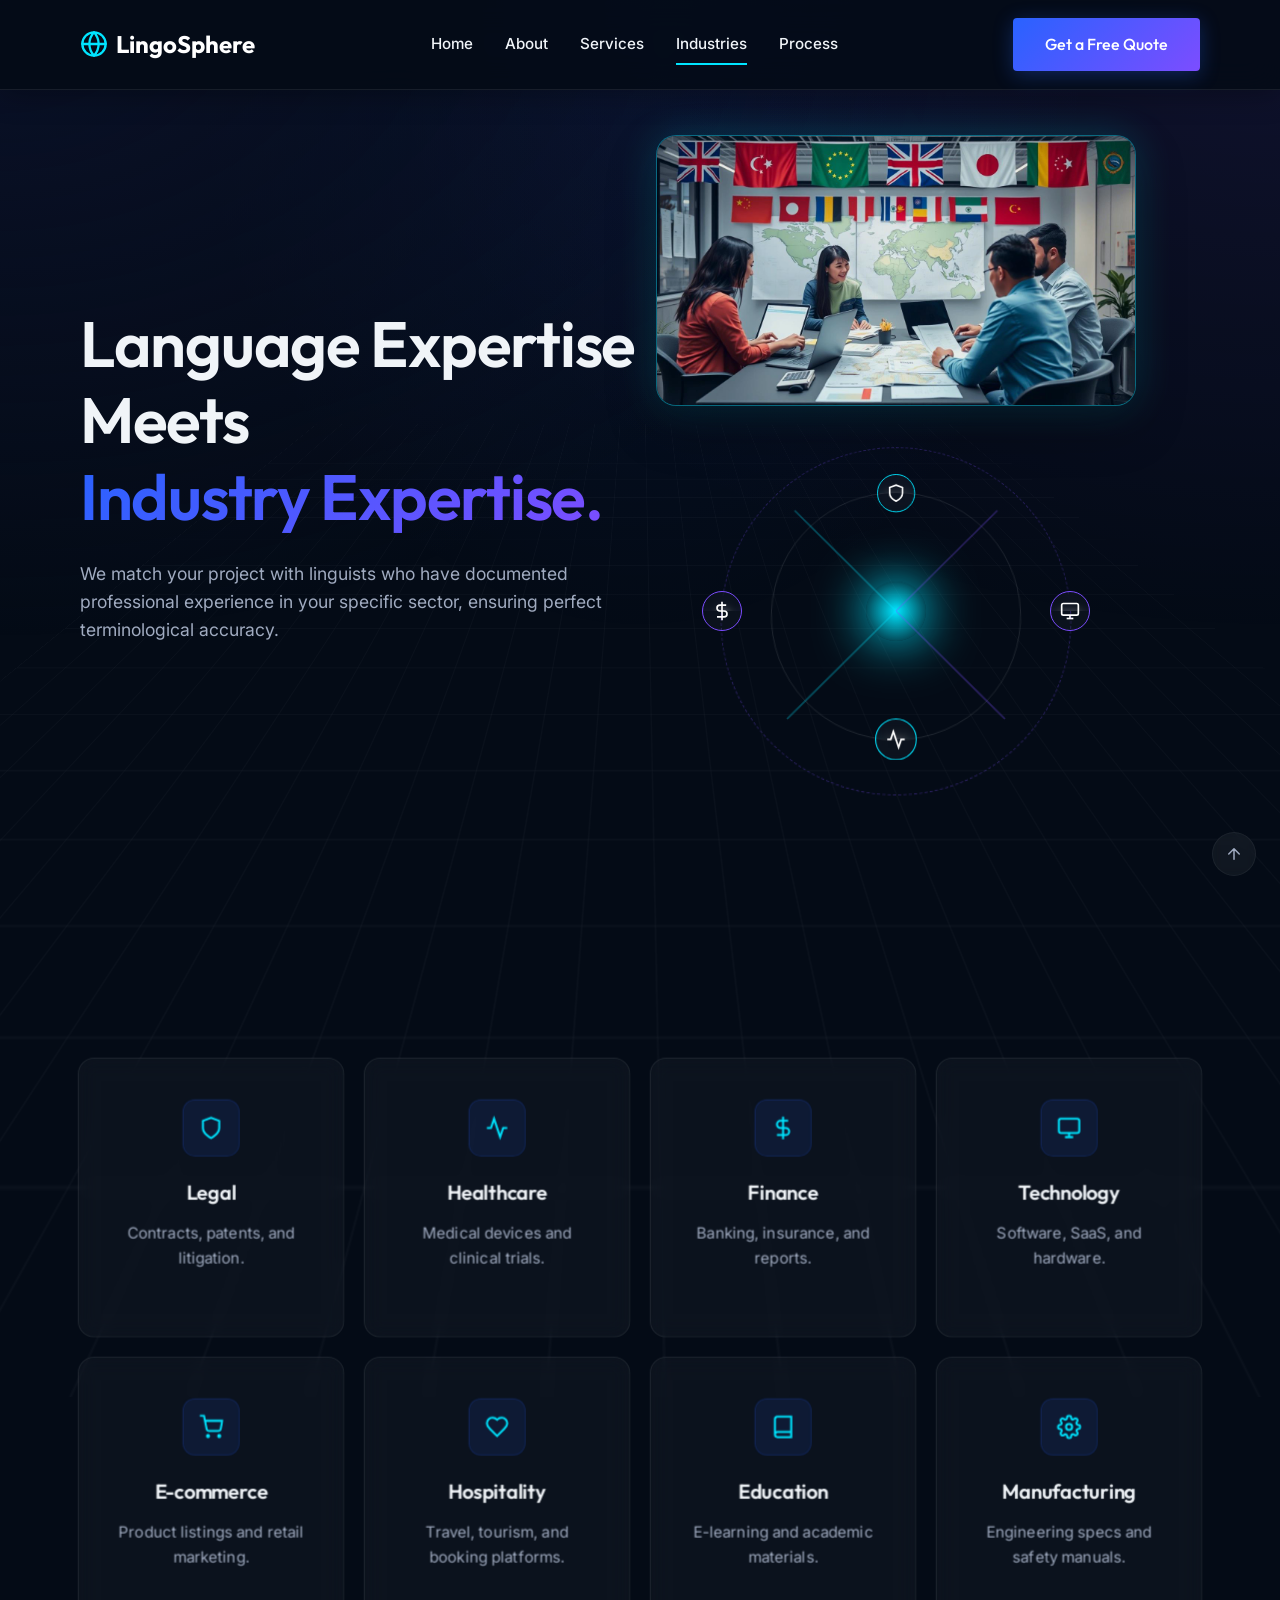
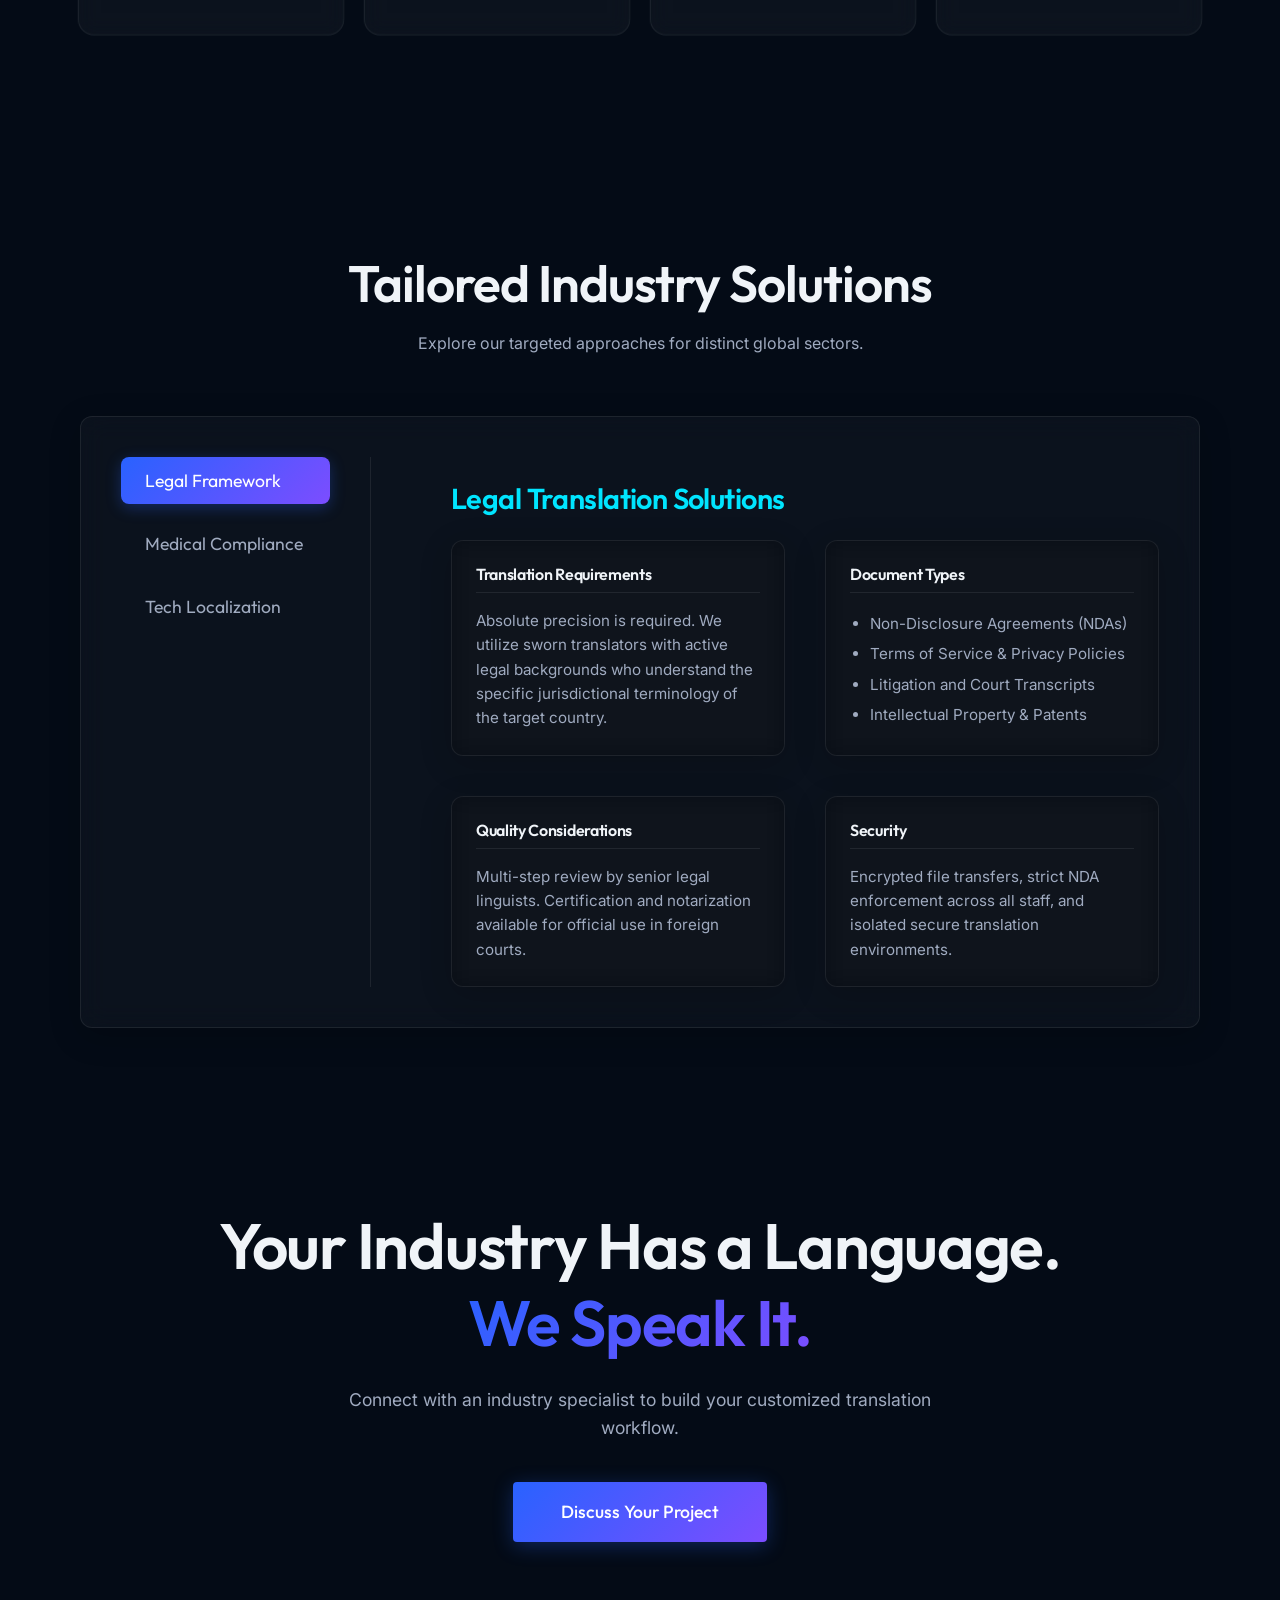
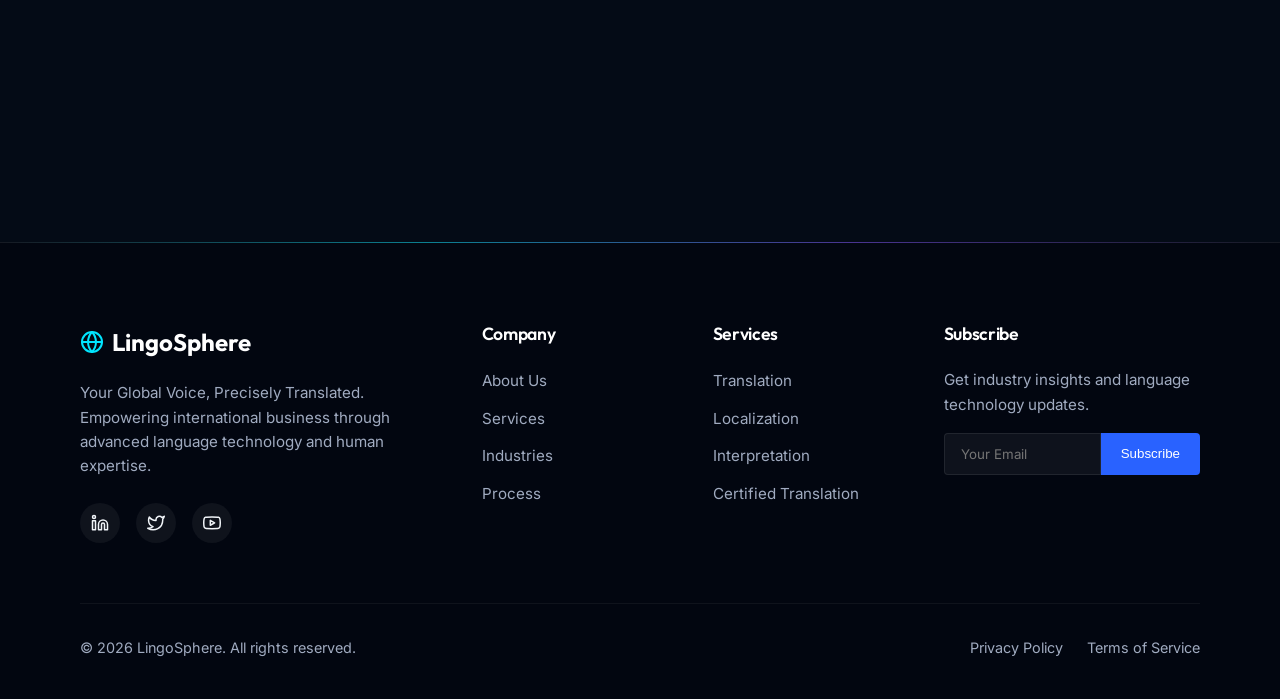
<file: industries.html>
<!DOCTYPE html>
<html lang="en">
<head>
  <meta charset="UTF-8">
  <meta name="viewport" content="width=device-width, initial-scale=1.0">
  <title>Industries | LingoSphere</title>
  <meta name="description" content="Specialized translation and localization services for Legal, Healthcare, Finance, Technology and more.">
  <meta name="theme-color" content="#040B16">
  
  <link rel="stylesheet" href="assets/css/style.css?v=2">
  <link rel="icon" href="assets/favicon.svg" type="image/svg+xml">
  <style>
    /* High contrast navbar for subpages */
    .site-header {
      background: rgba(4, 11, 22, 0.85) !important;
      backdrop-filter: blur(16px) !important;
      -webkit-backdrop-filter: blur(16px) !important;
      border-bottom: 1px solid rgba(255, 255, 255, 0.08) !important;
      box-shadow: 0 4px 30px rgba(0, 0, 0, 0.3) !important;
    }
  </style>
</head>
<body>
  
  <div class="bg-mesh"></div>
  <div class="bg-grid"></div>
  <div class="custom-cursor"></div>

  <!-- Header / Navbar -->
  <header class="site-header">
    <div class="container-custom navbar">
      <a href="index.html" class="logo">
        <svg class="logo-icon" xmlns="http://www.w3.org/2000/svg" width="28" height="28" viewBox="0 0 24 24" fill="none" stroke="currentColor" stroke-width="2" stroke-linecap="round" stroke-linejoin="round"><circle cx="12" cy="12" r="10"></circle><line x1="2" y1="12" x2="22" y2="12"></line><path d="M12 2a15.3 15.3 0 0 1 4 10 15.3 15.3 0 0 1-4 10 15.3 15.3 0 0 1-4-10 15.3 15.3 0 0 1 4-10z"></path></svg>
        LingoSphere
      </a>

      <nav class="nav-links">
        <a href="index.html">Home</a>
        <a href="about.html">About</a>
        <a href="services.html">Services</a>
        <a href="industries.html" class="active">Industries</a>
        <a href="process.html">Process</a>
        <div class="nav-cta-mobile" style="display:none;">
            <a href="contact.html" class="btn-primary">Get a Free Quote</a>
        </div>
      </nav>

      <div class="nav-cta" style="display: flex; align-items: center;">
        <a href="contact.html" class="btn-primary">Get a Free Quote</a>
      </div>

      <button class="mobile-toggle" aria-label="Toggle menu">
        <svg xmlns="http://www.w3.org/2000/svg" width="24" height="24" viewBox="0 0 24 24" fill="none" stroke="currentColor" stroke-width="2" stroke-linecap="round" stroke-linejoin="round"><line x1="3" y1="12" x2="21" y2="12"></line><line x1="3" y1="6" x2="21" y2="6"></line><line x1="3" y1="18" x2="21" y2="18"></line></svg>
      </button>
    </div>
  </header>

  <main>
    <!-- Section 1 - Industries Hero -->
    <style>
      @media (max-width: 1024px) {
        .industries-hero-visual {
          top: 0 !important;
          right: 0 !important;
          margin-top: 60px !important;
        }
        .hero-section {
          min-height: auto !important;
          padding-bottom: 80px !important;
          overflow: visible !important;
        }
      }
    </style>
    <section class="hero-section container-custom">
      <div class="hero-content reveal">
        <h1 style="margin-bottom: 24px;">Language Expertise Meets <br><span class="text-gradient">Industry Expertise.</span></h1>
        <p style="font-size: 1.1rem; color: var(--text-muted); margin-bottom: 40px; max-width: 540px;">We match your project with linguists who have documented professional experience in your specific sector, ensuring perfect terminological accuracy.</p>
      </div>
      <div class="hero-visual reveal-right industries-hero-visual" style="transition-delay: 0.2s; top: 15%; right: 5%; transform: none; display: flex; flex-direction: column; align-items: center; justify-content: flex-start; height: auto;">
        <!-- Image above animation -->
        <div class="hero-image-wrapper" style="width: 90%; max-width: 480px; border-radius: 20px; border: 1px solid rgba(0, 229, 255, 0.4); box-shadow: 0 20px 50px rgba(0, 0, 0, 0.3), 0 0 40px rgba(0, 229, 255, 0.2); overflow: hidden; background: var(--glass-bg); backdrop-filter: blur(10px); margin-bottom: 30px;">
          <img src="assets/images/industrials hero.png" alt="Industries" style="width: 100%; height: auto; object-fit: cover; opacity: 0.95; display: block;">
        </div>
        
        <!-- 3D Global Business Network Abstract -->
        <div class="network-container" style="height: 350px; width: 100%; flex-shrink: 0;">
            <div class="network-core"></div>
            
            <div class="network-orbit orbit-1">
                <div class="network-node node-legal"><svg width="20" height="20" viewBox="0 0 24 24" fill="none" stroke="currentColor" stroke-width="2"><path d="M12 22s8-4 8-10V5l-8-3-8 3v7c0 6 8 10 8 10z"></path></svg></div>
                <div class="network-node node-health"><svg width="20" height="20" viewBox="0 0 24 24" fill="none" stroke="currentColor" stroke-width="2"><path d="M22 12h-4l-3 9L9 3l-3 9H2"></path></svg></div>
            </div>
            
            <div class="network-orbit orbit-2">
                <div class="network-node node-finance"><svg width="20" height="20" viewBox="0 0 24 24" fill="none" stroke="currentColor" stroke-width="2"><line x1="12" y1="1" x2="12" y2="23"></line><path d="M17 5H9.5a3.5 3.5 0 0 0 0 7h5a3.5 3.5 0 0 1 0 7H6"></path></svg></div>
                <div class="network-node node-tech"><svg width="20" height="20" viewBox="0 0 24 24" fill="none" stroke="currentColor" stroke-width="2"><rect x="2" y="3" width="20" height="14" rx="2" ry="2"></rect><line x1="8" y1="21" x2="16" y2="21"></line><line x1="12" y1="17" x2="12" y2="21"></line></svg></div>
            </div>
            
            <svg class="network-lines" viewBox="0 0 100 100">
                <line x1="50" y1="50" x2="20" y2="20" stroke="rgba(0, 229, 255, 0.3)" stroke-width="0.5"/>
                <line x1="50" y1="50" x2="80" y2="80" stroke="rgba(124, 77, 255, 0.3)" stroke-width="0.5"/>
                <line x1="50" y1="50" x2="20" y2="80" stroke="rgba(0, 229, 255, 0.3)" stroke-width="0.5"/>
                <line x1="50" y1="50" x2="80" y2="20" stroke="rgba(124, 77, 255, 0.3)" stroke-width="0.5"/>
            </svg>
        </div>
      </div>
      <style>
          .network-container { position: relative; width: 100%; height: 100%; display: flex; align-items: center; justify-content: center; transform-style: preserve-3d; transform: rotateX(20deg); }
          .network-core { width: 60px; height: 60px; background: radial-gradient(circle, var(--accent-cyan), transparent); border-radius: 50%; box-shadow: 0 0 50px var(--accent-cyan); animation: pulseCore 3s infinite alternate; }
          .network-orbit { position: absolute; border: 1px solid rgba(255,255,255,0.1); border-radius: 50%; transform-style: preserve-3d; }
          .orbit-1 { width: 250px; height: 250px; animation: spinOrbit 20s linear infinite; }
          .orbit-2 { width: 350px; height: 350px; border-style: dashed; border-color: rgba(124, 77, 255, 0.3); animation: spinOrbit 30s linear infinite reverse; }
          .network-node { position: absolute; width: 40px; height: 40px; background: var(--glass-bg); backdrop-filter: blur(5px); border: 1px solid var(--accent-cyan); border-radius: 50%; display: flex; align-items: center; justify-content: center; color: #fff; transform-style: preserve-3d; }
          .node-legal { top: -20px; left: 50%; transform: translateX(-50%) rotateX(-20deg); animation: antiSpin 20s linear infinite; }
          .node-health { bottom: -20px; left: 50%; transform: translateX(-50%) rotateX(-20deg); animation: antiSpin 20s linear infinite; }
          .node-finance { left: -20px; top: 50%; transform: translateY(-50%) rotateX(-20deg); animation: antiSpin 30s linear infinite reverse; border-color: var(--accent-violet); }
          .node-tech { right: -20px; top: 50%; transform: translateY(-50%) rotateX(-20deg); animation: antiSpin 30s linear infinite reverse; border-color: var(--accent-violet); }
          .network-lines { position: absolute; width: 100%; height: 100%; top: 0; left: 0; pointer-events: none; }
          @keyframes spinOrbit { 100% { transform: rotate(360deg); } }
          @keyframes antiSpin { 100% { transform: rotate(-360deg); } }
          @keyframes pulseCore { 100% { transform: scale(1.2); opacity: 0.8; } }
      </style>
    </section>

    <!-- Section 2 - Industry Grid -->
    <section class="container-custom" style="padding-top: 40px;">
      <div class="grid-8">
        
        <div class="card-3d reveal"><div class="card-3d-inner"><div class="card-content" style="align-items: center; text-align: center;">
          <div class="card-icon" style="margin: 0 auto 24px;">
            <svg width="24" height="24" viewBox="0 0 24 24" fill="none" stroke="currentColor" stroke-width="2"><path d="M12 22s8-4 8-10V5l-8-3-8 3v7c0 6 8 10 8 10z"></path></svg>
          </div>
          <h3 class="card-title">Legal</h3>
          <p class="card-desc">Contracts, patents, and litigation.</p>
        </div></div></div>
        
        <div class="card-3d reveal"><div class="card-3d-inner"><div class="card-content" style="align-items: center; text-align: center;">
          <div class="card-icon" style="margin: 0 auto 24px;">
            <svg width="24" height="24" viewBox="0 0 24 24" fill="none" stroke="currentColor" stroke-width="2"><path d="M22 12h-4l-3 9L9 3l-3 9H2"></path></svg>
          </div>
          <h3 class="card-title">Healthcare</h3>
          <p class="card-desc">Medical devices and clinical trials.</p>
        </div></div></div>
        
        <div class="card-3d reveal"><div class="card-3d-inner"><div class="card-content" style="align-items: center; text-align: center;">
          <div class="card-icon" style="margin: 0 auto 24px;">
            <svg width="24" height="24" viewBox="0 0 24 24" fill="none" stroke="currentColor" stroke-width="2"><line x1="12" y1="1" x2="12" y2="23"></line><path d="M17 5H9.5a3.5 3.5 0 0 0 0 7h5a3.5 3.5 0 0 1 0 7H6"></path></svg>
          </div>
          <h3 class="card-title">Finance</h3>
          <p class="card-desc">Banking, insurance, and reports.</p>
        </div></div></div>
        
        <div class="card-3d reveal"><div class="card-3d-inner"><div class="card-content" style="align-items: center; text-align: center;">
          <div class="card-icon" style="margin: 0 auto 24px;">
            <svg width="24" height="24" viewBox="0 0 24 24" fill="none" stroke="currentColor" stroke-width="2"><rect x="2" y="3" width="20" height="14" rx="2" ry="2"></rect><line x1="8" y1="21" x2="16" y2="21"></line><line x1="12" y1="17" x2="12" y2="21"></line></svg>
          </div>
          <h3 class="card-title">Technology</h3>
          <p class="card-desc">Software, SaaS, and hardware.</p>
        </div></div></div>
        
        <div class="card-3d reveal"><div class="card-3d-inner"><div class="card-content" style="align-items: center; text-align: center;">
          <div class="card-icon" style="margin: 0 auto 24px;">
            <svg width="24" height="24" viewBox="0 0 24 24" fill="none" stroke="currentColor" stroke-width="2"><circle cx="9" cy="21" r="1"></circle><circle cx="20" cy="21" r="1"></circle><path d="M1 1h4l2.68 13.39a2 2 0 0 0 2 1.61h9.72a2 2 0 0 0 2-1.61L23 6H6"></path></svg>
          </div>
          <h3 class="card-title">E-commerce</h3>
          <p class="card-desc">Product listings and retail marketing.</p>
        </div></div></div>
        
        <div class="card-3d reveal"><div class="card-3d-inner"><div class="card-content" style="align-items: center; text-align: center;">
          <div class="card-icon" style="margin: 0 auto 24px;">
            <svg width="24" height="24" viewBox="0 0 24 24" fill="none" stroke="currentColor" stroke-width="2"><path d="M19 14c1.49-1.46 3-3.21 3-5.5A5.5 5.5 0 0 0 16.5 3c-1.76 0-3 .5-4.5 2-1.5-1.5-2.74-2-4.5-2A5.5 5.5 0 0 0 2 8.5c0 2.3 1.5 4.05 3 5.5l7 7Z"></path></svg>
          </div>
          <h3 class="card-title">Hospitality</h3>
          <p class="card-desc">Travel, tourism, and booking platforms.</p>
        </div></div></div>
        
        <div class="card-3d reveal"><div class="card-3d-inner"><div class="card-content" style="align-items: center; text-align: center;">
          <div class="card-icon" style="margin: 0 auto 24px;">
            <svg width="24" height="24" viewBox="0 0 24 24" fill="none" stroke="currentColor" stroke-width="2"><path d="M4 19.5v-15A2.5 2.5 0 0 1 6.5 2H20v20H6.5a2.5 2.5 0 0 1 0-5H20"></path></svg>
          </div>
          <h3 class="card-title">Education</h3>
          <p class="card-desc">E-learning and academic materials.</p>
        </div></div></div>
        
        <div class="card-3d reveal"><div class="card-3d-inner"><div class="card-content" style="align-items: center; text-align: center;">
          <div class="card-icon" style="margin: 0 auto 24px;">
            <svg width="24" height="24" viewBox="0 0 24 24" fill="none" stroke="currentColor" stroke-width="2"><circle cx="12" cy="12" r="3"></circle><path d="M19.4 15a1.65 1.65 0 0 0 .33 1.82l.06.06a2 2 0 0 1 0 2.83 2 2 0 0 1-2.83 0l-.06-.06a1.65 1.65 0 0 0-1.82-.33 1.65 1.65 0 0 0-1 1.51V21a2 2 0 0 1-2 2 2 2 0 0 1-2-2v-.09A1.65 1.65 0 0 0 9 19.4a1.65 1.65 0 0 0-1.82.33l-.06.06a2 2 0 0 1-2.83 0 2 2 0 0 1 0-2.83l.06-.06a1.65 1.65 0 0 0 .33-1.82 1.65 1.65 0 0 0-1.51-1H3a2 2 0 0 1-2-2 2 2 0 0 1 2-2h.09A1.65 1.65 0 0 0 4.6 9a1.65 1.65 0 0 0-.33-1.82l-.06-.06a2 2 0 0 1 0-2.83 2 2 0 0 1 2.83 0l.06.06a1.65 1.65 0 0 0 1.82.33H9a1.65 1.65 0 0 0 1-1.51V3a2 2 0 0 1 2-2 2 2 0 0 1 2 2v.09a1.65 1.65 0 0 0 1 1.51 1.65 1.65 0 0 0 1.82-.33l.06-.06a2 2 0 0 1 2.83 0 2 2 0 0 1 0 2.83l-.06.06a1.65 1.65 0 0 0-.33 1.82V9a1.65 1.65 0 0 0 1.51 1H21a2 2 0 0 1 2 2 2 2 0 0 1-2 2h-.09a1.65 1.65 0 0 0-1.51 1z"></path></svg>
          </div>
          <h3 class="card-title">Manufacturing</h3>
          <p class="card-desc">Engineering specs and safety manuals.</p>
        </div></div></div>
        
      </div>
    </section>

    <!-- Section 3 - Industry Solutions -->
    <section class="container-custom" style="padding-top: 100px;">
      <div class="section-title reveal">
        <h2>Tailored Industry Solutions</h2>
        <p>Explore our targeted approaches for distinct global sectors.</p>
      </div>
      <style>
        .industry-panel .grid-2 > div {
          width: 100% !important;
        }
      </style>

      <div class="industry-selector reveal glass-panel" style="padding: 40px;">
        <div class="industry-nav">
          <button class="industry-nav-item active" data-target="sol-legal">Legal Framework</button>
          <button class="industry-nav-item" data-target="sol-medical">Medical Compliance</button>
          <button class="industry-nav-item" data-target="sol-tech">Tech Localization</button>
        </div>
        
        <div class="industry-content-panels" style="min-height: 400px; padding-left: 0; padding-top: 24px;">
          
          <div id="sol-legal" class="industry-panel active">
            <h3 style="margin-bottom: 24px; color: var(--accent-cyan); font-size: 1.8rem;">Legal Translation Solutions</h3>
            <div class="grid-2">
              <div class="glass-panel" style="padding: 24px; background: rgba(0, 0, 0, 0.2);">
                <h4 style="margin-bottom: 16px; border-bottom: 1px solid var(--glass-border); padding-bottom: 8px;">Translation Requirements</h4>
                <p style="color: var(--text-muted); font-size: 0.95rem;">Absolute precision is required. We utilize sworn translators with active legal backgrounds who understand the specific jurisdictional terminology of the target country.</p>
              </div>
              <div class="glass-panel" style="padding: 24px; background: rgba(0, 0, 0, 0.2);">
                <h4 style="margin-bottom: 16px; border-bottom: 1px solid var(--glass-border); padding-bottom: 8px;">Document Types</h4>
                <ul style="color: var(--text-muted); padding-left: 20px; font-size: 0.95rem; line-height: 2;">
                  <li>Non-Disclosure Agreements (NDAs)</li>
                  <li>Terms of Service & Privacy Policies</li>
                  <li>Litigation and Court Transcripts</li>
                  <li>Intellectual Property & Patents</li>
                </ul>
              </div>
              <div class="glass-panel" style="padding: 24px; background: rgba(0, 0, 0, 0.2);">
                <h4 style="margin-bottom: 16px; border-bottom: 1px solid var(--glass-border); padding-bottom: 8px;">Quality Considerations</h4>
                <p style="color: var(--text-muted); font-size: 0.95rem;">Multi-step review by senior legal linguists. Certification and notarization available for official use in foreign courts.</p>
              </div>
              <div class="glass-panel" style="padding: 24px; background: rgba(0, 0, 0, 0.2);">
                <h4 style="margin-bottom: 16px; border-bottom: 1px solid var(--glass-border); padding-bottom: 8px;">Security</h4>
                <p style="color: var(--text-muted); font-size: 0.95rem;">Encrypted file transfers, strict NDA enforcement across all staff, and isolated secure translation environments.</p>
              </div>
            </div>
          </div>

          <div id="sol-medical" class="industry-panel">
            <h3 style="margin-bottom: 24px; color: var(--accent-cyan); font-size: 1.8rem;">Medical & Life Sciences</h3>
            <div class="grid-2">
              <div class="glass-panel" style="padding: 24px; background: rgba(0, 0, 0, 0.2);">
                <h4 style="margin-bottom: 16px; border-bottom: 1px solid var(--glass-border); padding-bottom: 8px;">Translation Requirements</h4>
                <p style="color: var(--text-muted); font-size: 0.95rem;">Must comply with international regulatory bodies (FDA, EMA). We deploy subject-matter experts (SMEs) with advanced degrees in life sciences.</p>
              </div>
              <div class="glass-panel" style="padding: 24px; background: rgba(0, 0, 0, 0.2);">
                <h4 style="margin-bottom: 16px; border-bottom: 1px solid var(--glass-border); padding-bottom: 8px;">Document Types</h4>
                <ul style="color: var(--text-muted); padding-left: 20px; font-size: 0.95rem; line-height: 2;">
                  <li>Instructions for Use (IFU)</li>
                  <li>Clinical Trial Protocols</li>
                  <li>Patient Informed Consents</li>
                  <li>Regulatory Submissions</li>
                </ul>
              </div>
              <div class="glass-panel" style="padding: 24px; background: rgba(0, 0, 0, 0.2);">
                <h4 style="margin-bottom: 16px; border-bottom: 1px solid var(--glass-border); padding-bottom: 8px;">Quality Considerations</h4>
                <p style="color: var(--text-muted); font-size: 0.95rem;">ISO 13485 compliant processes. Includes mandatory back-translation and reconciliation steps to verify 100% accuracy.</p>
              </div>
              <div class="glass-panel" style="padding: 24px; background: rgba(0, 0, 0, 0.2);">
                <h4 style="margin-bottom: 16px; border-bottom: 1px solid var(--glass-border); padding-bottom: 8px;">Localization Needs</h4>
                <p style="color: var(--text-muted); font-size: 0.95rem;">Adapting medical device software interfaces to local markets without compromising safety or regulatory standards.</p>
              </div>
            </div>
          </div>
          
          <div id="sol-tech" class="industry-panel">
            <h3 style="margin-bottom: 24px; color: var(--accent-cyan); font-size: 1.8rem;">Technology & Software</h3>
            <div class="grid-2">
              <div class="glass-panel" style="padding: 24px; background: rgba(0, 0, 0, 0.2);">
                <h4 style="margin-bottom: 16px; border-bottom: 1px solid var(--glass-border); padding-bottom: 8px;">Translation Requirements</h4>
                <p style="color: var(--text-muted); font-size: 0.95rem;">Requires handling code structures, variables, and continuous integration workflows. Translators must be tech-savvy.</p>
              </div>
              <div class="glass-panel" style="padding: 24px; background: rgba(0, 0, 0, 0.2);">
                <h4 style="margin-bottom: 16px; border-bottom: 1px solid var(--glass-border); padding-bottom: 8px;">Document Types</h4>
                <ul style="color: var(--text-muted); padding-left: 20px; font-size: 0.95rem; line-height: 2;">
                  <li>UI Strings (.json, .xml, .po)</li>
                  <li>API Documentation</li>
                  <li>Knowledge Base / FAQs</li>
                  <li>Release Notes</li>
                </ul>
              </div>
              <div class="glass-panel" style="padding: 24px; background: rgba(0, 0, 0, 0.2);">
                <h4 style="margin-bottom: 16px; border-bottom: 1px solid var(--glass-border); padding-bottom: 8px;">Quality Considerations</h4>
                <p style="color: var(--text-muted); font-size: 0.95rem;">Linguistic Quality Assurance (LQA) testing directly within the localized software environment to catch contextual errors.</p>
              </div>
              <div class="glass-panel" style="padding: 24px; background: rgba(0, 0, 0, 0.2);">
                <h4 style="margin-bottom: 16px; border-bottom: 1px solid var(--glass-border); padding-bottom: 8px;">Localization Needs</h4>
                <p style="color: var(--text-muted); font-size: 0.95rem;">Agile localization pipelines allowing daily string updates synced automatically with your GitHub/GitLab repositories.</p>
              </div>
            </div>
          </div>

        </div>
      </div>
      
      <style>
          @media (min-width: 1024px) {
              #sol-legal, #sol-medical, #sol-tech { padding-left: 40px; }
          }
      </style>
    </section>

    <!-- Section 4 - CTA -->
    <section class="container-custom" style="padding-bottom: 120px;">
      <div class="reveal" style="text-align: center; padding: 60px 0;">
        <h2 style="font-size: clamp(2.5rem, 5vw, 4rem); margin-bottom: 24px;">Your Industry Has a Language.<br><span class="text-gradient">We Speak It.</span></h2>
        <p style="color: var(--text-muted); font-size: 1.1rem; margin: 0 auto 40px; max-width: 600px;">Connect with an industry specialist to build your customized translation workflow.</p>
        <a href="contact.html" class="btn-primary" style="padding: 16px 48px; font-size: 1.1rem;">Discuss Your Project</a>
      </div>
    </section>

  </main>

  <footer class="site-footer">
    <div class="footer-top-line"></div>
    <div class="container-custom">
      <div class="footer-grid">
        <div class="footer-col">
          <a href="index.html" class="logo" style="margin-bottom: 20px;">
            <svg class="logo-icon" xmlns="http://www.w3.org/2000/svg" width="24" height="24" viewBox="0 0 24 24" fill="none" stroke="currentColor" stroke-width="2" stroke-linecap="round" stroke-linejoin="round"><circle cx="12" cy="12" r="10"></circle><line x1="2" y1="12" x2="22" y2="12"></line><path d="M12 2a15.3 15.3 0 0 1 4 10 15.3 15.3 0 0 1-4 10 15.3 15.3 0 0 1-4-10 15.3 15.3 0 0 1 4-10z"></path></svg>
            LingoSphere
          </a>
          <p style="color: var(--text-muted); font-size: 0.95rem; margin-bottom: 24px;">Your Global Voice, Precisely Translated. Empowering international business through advanced language technology and human expertise.</p>
          <div class="social-links">
            <a href="#" aria-label="LinkedIn"><svg xmlns="http://www.w3.org/2000/svg" width="18" height="18" viewBox="0 0 24 24" fill="none" stroke="currentColor" stroke-width="2" stroke-linecap="round" stroke-linejoin="round"><path d="M16 8a6 6 0 0 1 6 6v7h-4v-7a2 2 0 0 0-2-2 2 2 0 0 0-2 2v7h-4v-7a6 6 0 0 1 6-6z"></path><rect x="2" y="9" width="4" height="12"></rect><circle cx="4" cy="4" r="2"></circle></svg></a>
            <a href="#" aria-label="Twitter"><svg xmlns="http://www.w3.org/2000/svg" width="18" height="18" viewBox="0 0 24 24" fill="none" stroke="currentColor" stroke-width="2" stroke-linecap="round" stroke-linejoin="round"><path d="M23 3a10.9 10.9 0 0 1-3.14 1.53 4.48 4.48 0 0 0-7.86 3v1A10.66 10.66 0 0 1 3 4s-4 9 5 13a11.64 11.64 0 0 1-7 2c9 5 20 0 20-11.5a4.5 4.5 0 0 0-.08-.83A7.72 7.72 0 0 0 23 3z"></path></svg></a>
            <a href="#" aria-label="YouTube"><svg xmlns="http://www.w3.org/2000/svg" width="18" height="18" viewBox="0 0 24 24" fill="none" stroke="currentColor" stroke-width="2" stroke-linecap="round" stroke-linejoin="round"><path d="M22.54 6.42a2.78 2.78 0 0 0-1.94-2C18.88 4 12 4 12 4s-6.88 0-8.6.46a2.78 2.78 0 0 0-1.94 2A29 29 0 0 0 1 11.75a29 29 0 0 0 .46 5.33 2.78 2.78 0 0 0 1.94 2c1.72.46 8.6.46 8.6.46s6.88 0 8.6-.46a2.78 2.78 0 0 0 1.94-2 29 29 0 0 0 .46-5.33 29 29 0 0 0-.46-5.33z"></path><polygon points="9.75 15.02 15.5 11.75 9.75 8.48 9.75 15.02"></polygon></svg></a>
          </div>
        </div>
        
        <div class="footer-col">
          <h4>Company</h4>
          <ul class="footer-links">
            <li><a href="about.html">About Us</a></li>
            <li><a href="services.html">Services</a></li>
            <li><a href="industries.html">Industries</a></li>
            <li><a href="process.html">Process</a></li>
          </ul>
        </div>
        
        <div class="footer-col">
          <h4>Services</h4>
          <ul class="footer-links">
            <li><a href="services.html">Translation</a></li>
            <li><a href="services.html">Localization</a></li>
            <li><a href="services.html">Interpretation</a></li>
            <li><a href="services.html">Certified Translation</a></li>
          </ul>
        </div>
        
        <div class="footer-col">
          <h4>Subscribe</h4>
          <p style="color: var(--text-muted); font-size: 0.95rem;">Get industry insights and language technology updates.</p>
          <form class="newsletter-form" onsubmit="event.preventDefault(); alert('Subscribed!');">
            <input type="email" class="newsletter-input" placeholder="Your Email" required>
            <button type="submit" class="newsletter-btn">Subscribe</button>
          </form>
        </div>
      </div>
      
      <div class="footer-bottom">
        <p style="color: var(--text-muted); font-size: 0.9rem;">&copy; 2026 LingoSphere. All rights reserved.</p>
        <div style="display: flex; gap: 24px;">
          <a href="#" style="color: var(--text-muted); font-size: 0.9rem;">Privacy Policy</a>
          <a href="#" style="color: var(--text-muted); font-size: 0.9rem;">Terms of Service</a>
        </div>
      </div>
    </div>
  </footer>

  <script src="assets/js/main.js"></script>
  <!-- Back to top button -->
  <a href="#" class="back-to-top" onclick="window.scrollTo({top: 0, behavior: 'smooth'}); return false;" aria-label="Back to top" title="Back to top">
    <svg xmlns="http://www.w3.org/2000/svg" width="18" height="18" viewBox="0 0 24 24" fill="none" stroke="currentColor" stroke-width="2" stroke-linecap="round" stroke-linejoin="round"><path d="M12 19V5M5 12l7-7 7 7"/></svg>
  </a>
</body>
</html>
</file>
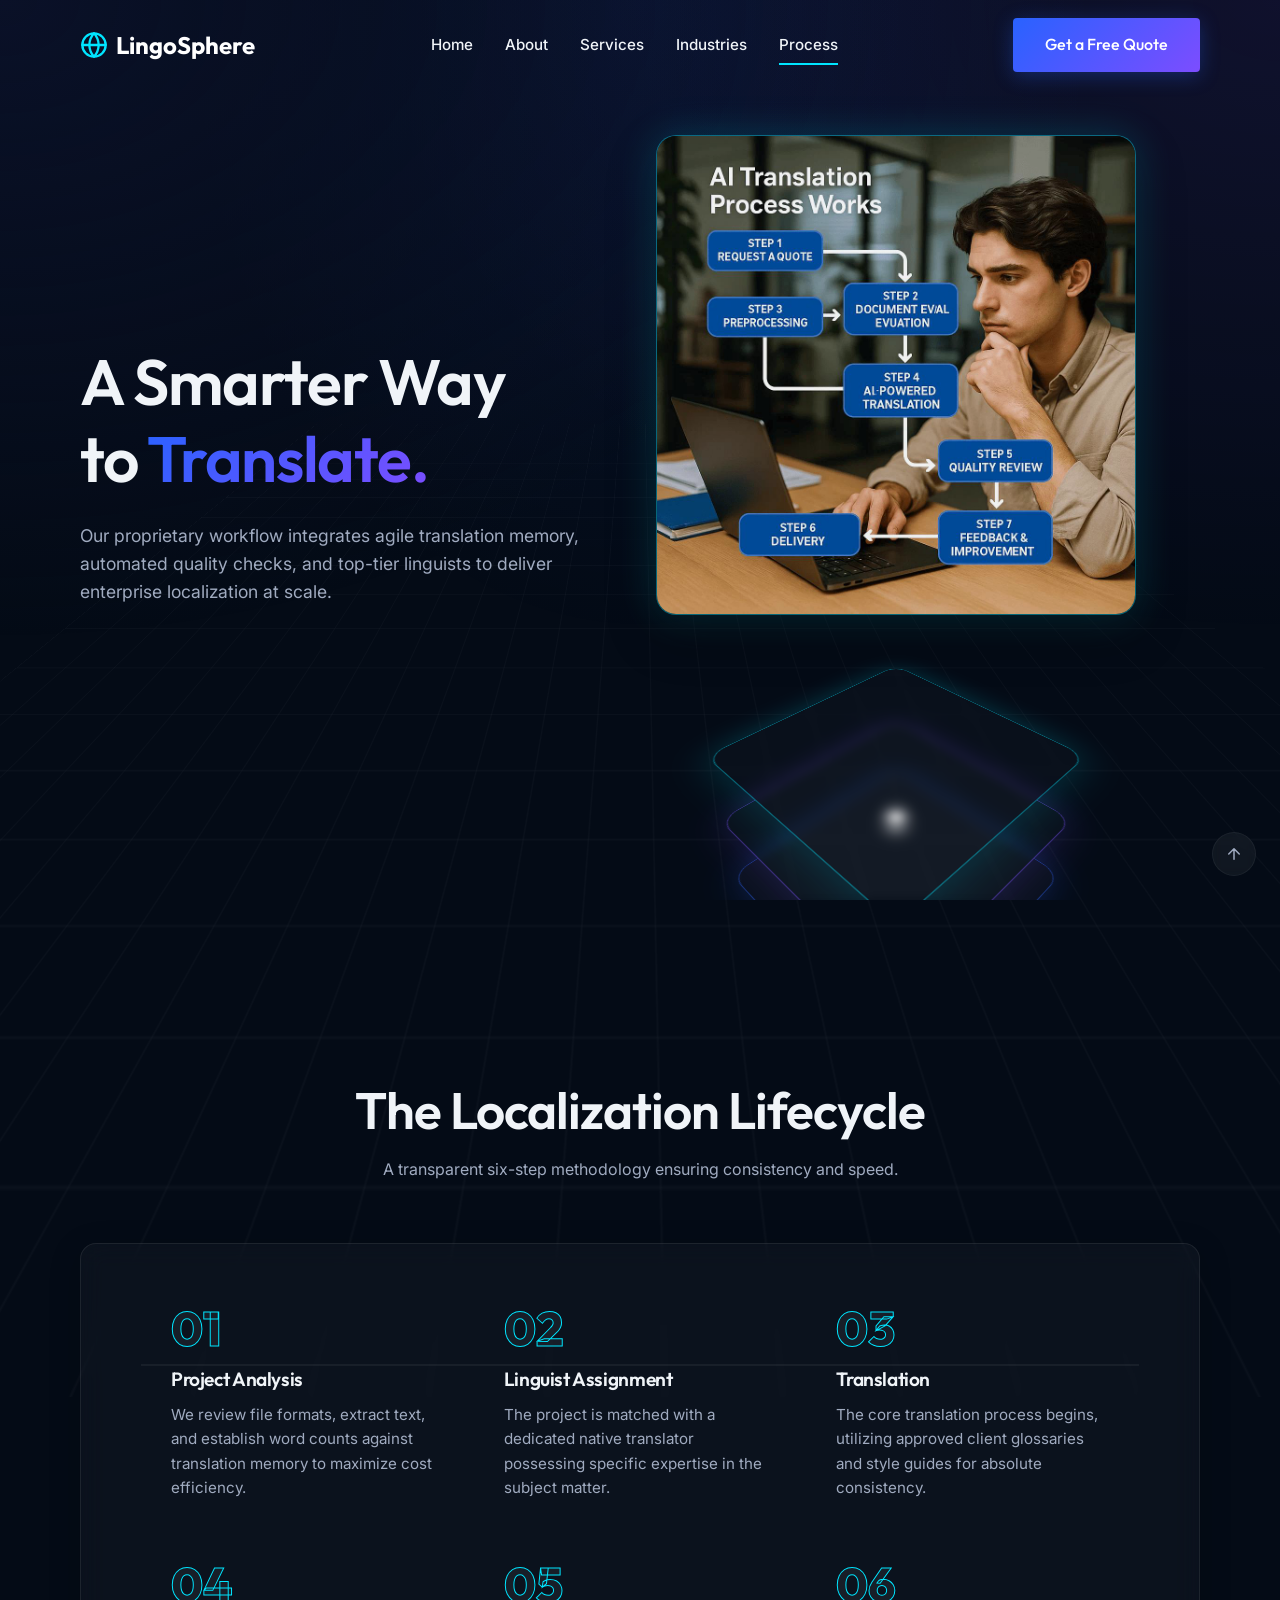
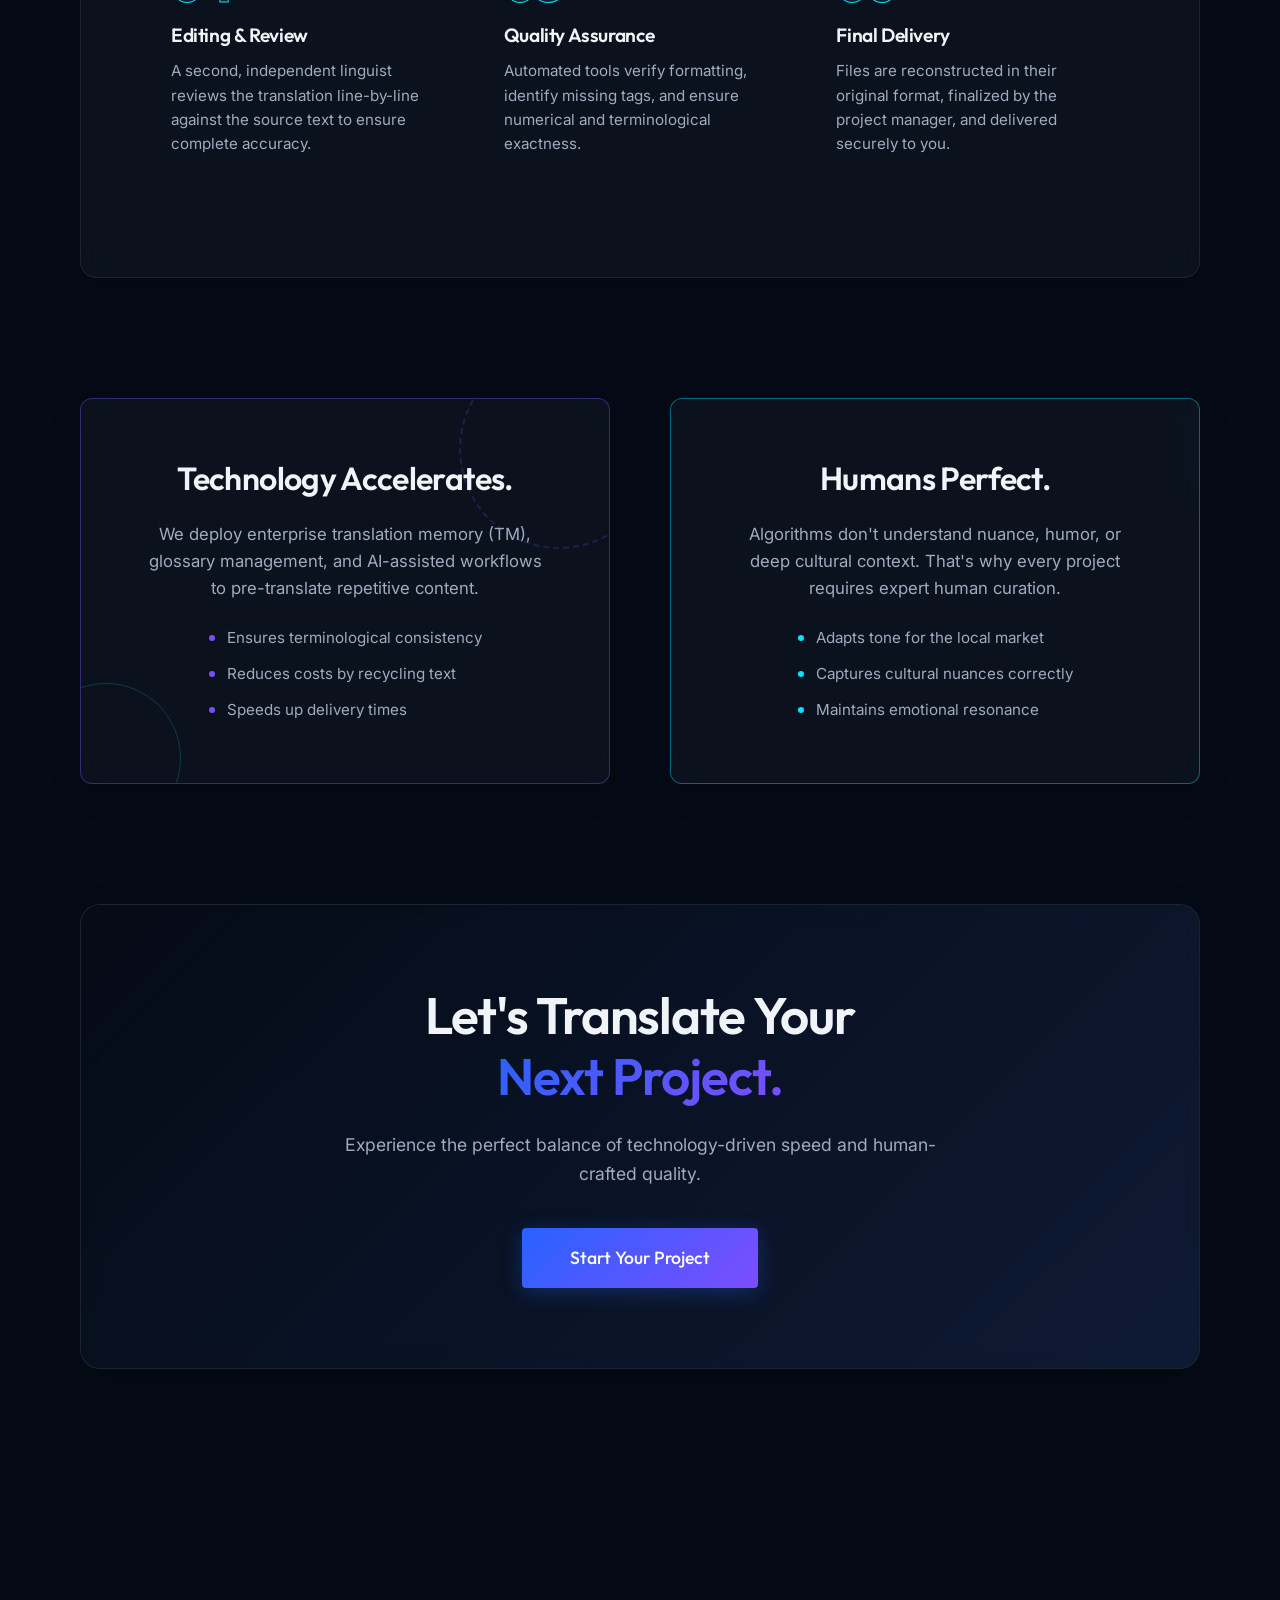
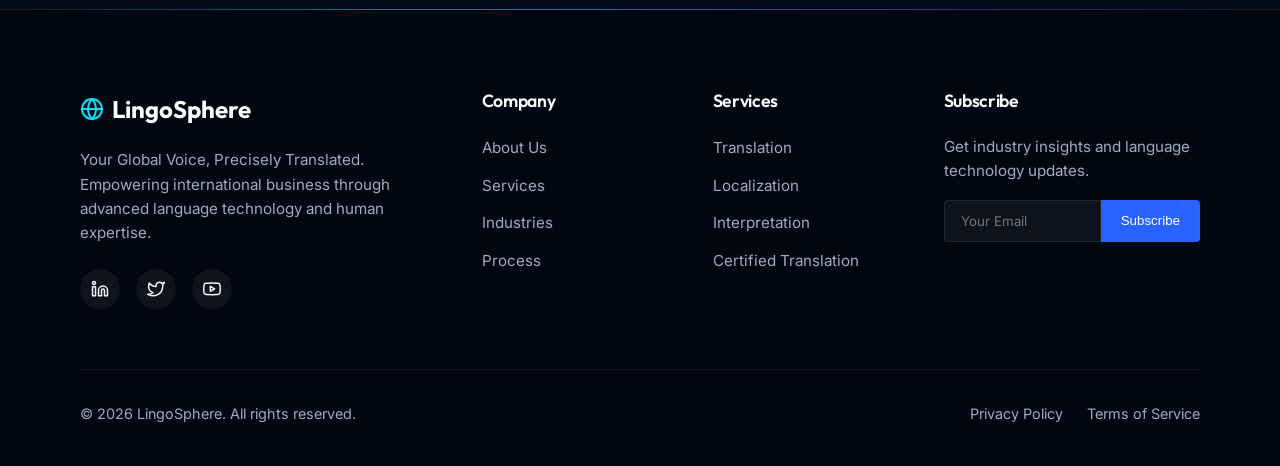
<file: process.html>
<!DOCTYPE html>
<html lang="en">
<head>
  <meta charset="UTF-8">
  <meta name="viewport" content="width=device-width, initial-scale=1.0">
  <title>Our Process | LingoSphere</title>
  <meta name="description" content="Discover how LingoSphere combines AI translation technology with expert human linguists for perfect localization workflows.">
  <meta name="theme-color" content="#040B16">
  
  <link rel="stylesheet" href="assets/css/style.css?v=2">
  <link rel="icon" href="assets/favicon.svg" type="image/svg+xml">
</head>
<body>
  
  <div class="bg-mesh"></div>
  <div class="bg-grid"></div>
  <div class="custom-cursor"></div>

  <!-- Header / Navbar -->
  <header class="site-header">
    <div class="container-custom navbar">
      <a href="index.html" class="logo">
        <svg class="logo-icon" xmlns="http://www.w3.org/2000/svg" width="28" height="28" viewBox="0 0 24 24" fill="none" stroke="currentColor" stroke-width="2" stroke-linecap="round" stroke-linejoin="round"><circle cx="12" cy="12" r="10"></circle><line x1="2" y1="12" x2="22" y2="12"></line><path d="M12 2a15.3 15.3 0 0 1 4 10 15.3 15.3 0 0 1-4 10 15.3 15.3 0 0 1-4-10 15.3 15.3 0 0 1 4-10z"></path></svg>
        LingoSphere
      </a>

      <nav class="nav-links">
        <a href="index.html">Home</a>
        <a href="about.html">About</a>
        <a href="services.html">Services</a>
        <a href="industries.html">Industries</a>
        <a href="process.html" class="active">Process</a>
        <div class="nav-cta-mobile" style="display:none;">
            <a href="contact.html" class="btn-primary">Get a Free Quote</a>
        </div>
      </nav>

      <div class="nav-cta" style="display: flex; align-items: center;">
        <a href="contact.html" class="btn-primary">Get a Free Quote</a>
      </div>

      <button class="mobile-toggle" aria-label="Toggle menu">
        <svg xmlns="http://www.w3.org/2000/svg" width="24" height="24" viewBox="0 0 24 24" fill="none" stroke="currentColor" stroke-width="2" stroke-linecap="round" stroke-linejoin="round"><line x1="3" y1="12" x2="21" y2="12"></line><line x1="3" y1="6" x2="21" y2="6"></line><line x1="3" y1="18" x2="21" y2="18"></line></svg>
      </button>
    </div>
  </header>

  <main>
    <!-- Section 1 - Process Hero -->
    <style>
      @media (max-width: 1024px) {
        .process-hero-visual {
          top: 0 !important;
          right: 0 !important;
          margin-top: 60px !important;
        }
        .hero-section {
          min-height: auto !important;
          padding-bottom: 80px !important;
          overflow: visible !important;
        }
      }
    </style>
    <section class="hero-section container-custom">
      <div class="hero-content reveal">
        <h1 style="margin-bottom: 24px;">A Smarter Way <br>to <span class="text-gradient">Translate.</span></h1>
        <p style="font-size: 1.1rem; color: var(--text-muted); margin-bottom: 40px; max-width: 540px;">Our proprietary workflow integrates agile translation memory, automated quality checks, and top-tier linguists to deliver enterprise localization at scale.</p>
      </div>
      <div class="hero-visual reveal-right process-hero-visual" style="transition-delay: 0.2s; top: 15%; right: 5%; transform: none; display: flex; flex-direction: column; align-items: center; justify-content: flex-start; height: auto;">
        <!-- Image above animation -->
        <div class="hero-image-wrapper" style="width: 90%; max-width: 480px; border-radius: 20px; border: 1px solid rgba(0, 229, 255, 0.4); box-shadow: 0 20px 50px rgba(0, 0, 0, 0.3), 0 0 40px rgba(0, 229, 255, 0.2); overflow: hidden; background: var(--glass-bg); backdrop-filter: blur(10px); margin-bottom: 30px;">
          <img src="assets/images/process hero.png" alt="Process" style="width: 100%; height: auto; object-fit: cover; opacity: 0.95; display: block;">
        </div>
        
        <!-- 3D Workflow Abstract -->
        <div class="workflow-3d" style="height: 350px; width: 100%; flex-shrink: 0;">
            <div class="w-layer w-bottom"></div>
            <div class="w-layer w-middle"></div>
            <div class="w-layer w-top"></div>
            <div class="w-particle p1"></div>
            <div class="w-particle p2"></div>
            <div class="w-particle p3"></div>
        </div>
      </div>
      <style>
          .workflow-3d { position: relative; width: 100%; height: 100%; display: flex; align-items: center; justify-content: center; perspective: 1200px; transform-style: preserve-3d; }
          .w-layer { position: absolute; width: 250px; height: 250px; border-radius: 20px; background: rgba(255,255,255,0.02); border: 1px solid rgba(255,255,255,0.1); backdrop-filter: blur(5px); transform-style: preserve-3d; animation: floatLayer 6s ease-in-out infinite alternate; }
          .w-bottom { transform: rotateX(60deg) rotateZ(45deg) translateZ(-80px); border-color: rgba(41, 98, 255, 0.4); box-shadow: 0 0 40px rgba(41, 98, 255, 0.2); }
          .w-middle { transform: rotateX(60deg) rotateZ(45deg) translateZ(0px); border-color: rgba(124, 77, 255, 0.4); box-shadow: 0 0 40px rgba(124, 77, 255, 0.2); animation-delay: 0.5s; }
          .w-top { transform: rotateX(60deg) rotateZ(45deg) translateZ(80px); border-color: rgba(0, 229, 255, 0.4); box-shadow: 0 0 40px rgba(0, 229, 255, 0.2); animation-delay: 1s; }
          .w-particle { position: absolute; width: 12px; height: 12px; border-radius: 50%; background: #fff; box-shadow: 0 0 15px #fff; animation: moveParticle 4s linear infinite; }
          .p1 { animation-delay: 0s; } .p2 { animation-delay: 1.3s; } .p3 { animation-delay: 2.6s; }
          @keyframes floatLayer { 100% { margin-top: -20px; } }
          @keyframes moveParticle {
              0% { transform: translate3d(0, 200px, -100px); opacity: 0; }
              20% { opacity: 1; }
              80% { opacity: 1; }
              100% { transform: translate3d(0, -200px, 150px); opacity: 0; }
          }
      </style>
    </section>

    <!-- Section 2 - Our Process (Horizontal Timeline) -->
    <section class="container-custom" style="padding-top: 60px;">
      <div class="section-title reveal">
        <h2>The Localization Lifecycle</h2>
        <p>A transparent six-step methodology ensuring consistency and speed.</p>
      </div>

      <div class="process-horizontal reveal glass-panel">
        <div class="ph-step">
          <div class="ph-num">01</div>
          <h4>Project Analysis</h4>
          <p>We review file formats, extract text, and establish word counts against translation memory to maximize cost efficiency.</p>
        </div>
        <div class="ph-step">
          <div class="ph-num">02</div>
          <h4>Linguist Assignment</h4>
          <p>The project is matched with a dedicated native translator possessing specific expertise in the subject matter.</p>
        </div>
        <div class="ph-step">
          <div class="ph-num">03</div>
          <h4>Translation</h4>
          <p>The core translation process begins, utilizing approved client glossaries and style guides for absolute consistency.</p>
        </div>
        <div class="ph-step">
          <div class="ph-num">04</div>
          <h4>Editing & Review</h4>
          <p>A second, independent linguist reviews the translation line-by-line against the source text to ensure complete accuracy.</p>
        </div>
        <div class="ph-step">
          <div class="ph-num">05</div>
          <h4>Quality Assurance</h4>
          <p>Automated tools verify formatting, identify missing tags, and ensure numerical and terminological exactness.</p>
        </div>
        <div class="ph-step">
          <div class="ph-num">06</div>
          <h4>Final Delivery</h4>
          <p>Files are reconstructed in their original format, finalized by the project manager, and delivered securely to you.</p>
        </div>
      </div>
      <style>
          .process-horizontal { display: flex; flex-direction: column; padding: 40px; border-radius: 16px; position: relative; gap: 40px; }
          .ph-step { position: relative; z-index: 2; padding-left: 20px; border-left: 2px solid rgba(255,255,255,0.1); }
          .ph-num { font-family: var(--font-heading); font-size: 3rem; font-weight: 800; color: rgba(255,255,255,0.05); -webkit-text-stroke: 1px var(--accent-cyan); line-height: 1; margin-bottom: 16px; }
          .ph-step h4 { margin-bottom: 12px; font-size: 1.2rem; }
          .ph-step p { color: var(--text-muted); font-size: 0.95rem; }
          
          @media (min-width: 1024px) {
              .process-horizontal { flex-direction: row; flex-wrap: wrap; gap: 0; padding: 60px; }
              .ph-step { width: 33.333%; padding: 0 30px; border-left: none; margin-bottom: 60px; }
              .process-horizontal::after { content: ''; position: absolute; top: 120px; left: 60px; right: 60px; height: 2px; background: rgba(255,255,255,0.05); z-index: 1; }
          }
      </style>
    </section>

    <!-- Section 3 - Technology + Human Expertise Split -->
    <section class="container-custom">
      <div class="grid-2" style="align-items: center; gap: 60px;">
        <!-- Left: Technology -->
        <div class="reveal-left glass-panel" style="padding: 60px; height: 100%; position: relative; overflow: hidden; border-color: rgba(124, 77, 255, 0.4);">
          <!-- Tech Background Abstract -->
          <div style="position: absolute; top: -50px; right: -50px; width: 200px; height: 200px; border: 2px dashed rgba(124, 77, 255, 0.2); border-radius: 50%; animation: spinOrbit 20s linear infinite;"></div>
          <div style="position: absolute; bottom: -50px; left: -50px; width: 150px; height: 150px; border: 1px solid rgba(0, 229, 255, 0.2); border-radius: 50%; animation: spinOrbit 15s linear infinite reverse;"></div>
          
          <div style="position: relative; z-index: 2; text-align: center;">
            <h3 style="font-size: 2rem; margin-bottom: 24px;">Technology Accelerates.</h3>
            <p style="color: var(--text-muted); font-size: 1.05rem; margin-bottom: 24px;">We deploy enterprise translation memory (TM), glossary management, and AI-assisted workflows to pre-translate repetitive content.</p>
            <ul style="color: var(--text-muted); font-size: 0.95rem; display: flex; flex-direction: column; gap: 12px; list-style: none; width: fit-content; margin: 0 auto; text-align: left;">
              <li style="display: flex; align-items: center; gap: 12px;"><div style="width: 6px; height: 6px; background: var(--accent-violet); border-radius: 50%;"></div> Ensures terminological consistency</li>
              <li style="display: flex; align-items: center; gap: 12px;"><div style="width: 6px; height: 6px; background: var(--accent-violet); border-radius: 50%;"></div> Reduces costs by recycling text</li>
              <li style="display: flex; align-items: center; gap: 12px;"><div style="width: 6px; height: 6px; background: var(--accent-violet); border-radius: 50%;"></div> Speeds up delivery times</li>
            </ul>
          </div>
        </div>
        
        <!-- Right: Human Expertise -->
        <div class="reveal-right glass-panel" style="padding: 60px; height: 100%; position: relative; overflow: hidden; border-color: rgba(0, 229, 255, 0.4);">
          <!-- Human Background Abstract -->
          <div style="position: absolute; top: -100px; right: -50%; width: 300px; height: 300px; background: radial-gradient(circle, rgba(0, 229, 255, 0.05), transparent 70%); border-radius: 50%;"></div>
          
          <div style="position: relative; z-index: 2; text-align: center;">
            <h3 style="font-size: 2rem; margin-bottom: 24px;">Humans Perfect.</h3>
            <p style="color: var(--text-muted); font-size: 1.05rem; margin-bottom: 24px;">Algorithms don't understand nuance, humor, or deep cultural context. That's why every project requires expert human curation.</p>
            <ul style="color: var(--text-muted); font-size: 0.95rem; display: flex; flex-direction: column; gap: 12px; list-style: none; width: fit-content; margin: 0 auto; text-align: left;">
              <li style="display: flex; align-items: center; gap: 12px;"><div style="width: 6px; height: 6px; background: var(--accent-cyan); border-radius: 50%;"></div> Adapts tone for the local market</li>
              <li style="display: flex; align-items: center; gap: 12px;"><div style="width: 6px; height: 6px; background: var(--accent-cyan); border-radius: 50%;"></div> Captures cultural nuances correctly</li>
              <li style="display: flex; align-items: center; gap: 12px;"><div style="width: 6px; height: 6px; background: var(--accent-cyan); border-radius: 50%;"></div> Maintains emotional resonance</li>
            </ul>
          </div>
        </div>
      </div>
    </section>

    <!-- Section 4 - Process CTA -->
    <section class="container-custom" style="padding-bottom: 120px;">
      <div class="glass-panel reveal" style="padding: 80px 40px; text-align: center; border-radius: 20px; overflow: hidden; position: relative;">
        <!-- Abstract gradient bg -->
        <div style="position: absolute; inset: 0; background: linear-gradient(135deg, rgba(4, 11, 22, 0.9), rgba(41, 98, 255, 0.1)); z-index: 0;"></div>
        
        <div style="position: relative; z-index: 1;">
          <h2 style="font-size: clamp(2.2rem, 4vw, 3.5rem); margin-bottom: 24px;">Let's Translate Your <br><span class="text-gradient">Next Project.</span></h2>
          <p style="color: var(--text-muted); font-size: 1.1rem; margin: 0 auto 40px; max-width: 600px;">Experience the perfect balance of technology-driven speed and human-crafted quality.</p>
          <a href="contact.html" class="btn-primary" style="padding: 16px 48px; font-size: 1.1rem;">Start Your Project</a>
        </div>
      </div>
    </section>

  </main>

  <!-- Footer -->
  <footer class="site-footer">
    <div class="footer-top-line"></div>
    <div class="container-custom">
      <div class="footer-grid">
        <div class="footer-col">
          <a href="index.html" class="logo" style="margin-bottom: 20px;">
            <svg class="logo-icon" xmlns="http://www.w3.org/2000/svg" width="24" height="24" viewBox="0 0 24 24" fill="none" stroke="currentColor" stroke-width="2" stroke-linecap="round" stroke-linejoin="round"><circle cx="12" cy="12" r="10"></circle><line x1="2" y1="12" x2="22" y2="12"></line><path d="M12 2a15.3 15.3 0 0 1 4 10 15.3 15.3 0 0 1-4 10 15.3 15.3 0 0 1-4-10 15.3 15.3 0 0 1 4-10z"></path></svg>
            LingoSphere
          </a>
          <p style="color: var(--text-muted); font-size: 0.95rem; margin-bottom: 24px;">Your Global Voice, Precisely Translated. Empowering international business through advanced language technology and human expertise.</p>
          <div class="social-links">
            <a href="#" aria-label="LinkedIn"><svg xmlns="http://www.w3.org/2000/svg" width="18" height="18" viewBox="0 0 24 24" fill="none" stroke="currentColor" stroke-width="2" stroke-linecap="round" stroke-linejoin="round"><path d="M16 8a6 6 0 0 1 6 6v7h-4v-7a2 2 0 0 0-2-2 2 2 0 0 0-2 2v7h-4v-7a6 6 0 0 1 6-6z"></path><rect x="2" y="9" width="4" height="12"></rect><circle cx="4" cy="4" r="2"></circle></svg></a>
            <a href="#" aria-label="Twitter"><svg xmlns="http://www.w3.org/2000/svg" width="18" height="18" viewBox="0 0 24 24" fill="none" stroke="currentColor" stroke-width="2" stroke-linecap="round" stroke-linejoin="round"><path d="M23 3a10.9 10.9 0 0 1-3.14 1.53 4.48 4.48 0 0 0-7.86 3v1A10.66 10.66 0 0 1 3 4s-4 9 5 13a11.64 11.64 0 0 1-7 2c9 5 20 0 20-11.5a4.5 4.5 0 0 0-.08-.83A7.72 7.72 0 0 0 23 3z"></path></svg></a>
            <a href="#" aria-label="YouTube"><svg xmlns="http://www.w3.org/2000/svg" width="18" height="18" viewBox="0 0 24 24" fill="none" stroke="currentColor" stroke-width="2" stroke-linecap="round" stroke-linejoin="round"><path d="M22.54 6.42a2.78 2.78 0 0 0-1.94-2C18.88 4 12 4 12 4s-6.88 0-8.6.46a2.78 2.78 0 0 0-1.94 2A29 29 0 0 0 1 11.75a29 29 0 0 0 .46 5.33 2.78 2.78 0 0 0 1.94 2c1.72.46 8.6.46 8.6.46s6.88 0 8.6-.46a2.78 2.78 0 0 0 1.94-2 29 29 0 0 0 .46-5.33 29 29 0 0 0-.46-5.33z"></path><polygon points="9.75 15.02 15.5 11.75 9.75 8.48 9.75 15.02"></polygon></svg></a>
          </div>
        </div>
        
        <div class="footer-col">
          <h4>Company</h4>
          <ul class="footer-links">
            <li><a href="about.html">About Us</a></li>
            <li><a href="services.html">Services</a></li>
            <li><a href="industries.html">Industries</a></li>
            <li><a href="process.html">Process</a></li>
          </ul>
        </div>
        
        <div class="footer-col">
          <h4>Services</h4>
          <ul class="footer-links">
            <li><a href="services.html">Translation</a></li>
            <li><a href="services.html">Localization</a></li>
            <li><a href="services.html">Interpretation</a></li>
            <li><a href="services.html">Certified Translation</a></li>
          </ul>
        </div>
        
        <div class="footer-col">
          <h4>Subscribe</h4>
          <p style="color: var(--text-muted); font-size: 0.95rem;">Get industry insights and language technology updates.</p>
          <form class="newsletter-form" onsubmit="event.preventDefault(); alert('Subscribed!');">
            <input type="email" class="newsletter-input" placeholder="Your Email" required>
            <button type="submit" class="newsletter-btn">Subscribe</button>
          </form>
        </div>
      </div>
      
      <div class="footer-bottom">
        <p style="color: var(--text-muted); font-size: 0.9rem;">&copy; 2026 LingoSphere. All rights reserved.</p>
        <div style="display: flex; gap: 24px;">
          <a href="#" style="color: var(--text-muted); font-size: 0.9rem;">Privacy Policy</a>
          <a href="#" style="color: var(--text-muted); font-size: 0.9rem;">Terms of Service</a>
        </div>
      </div>
    </div>
  </footer>

  <script src="assets/js/main.js"></script>
  <!-- Back to top button -->
  <a href="#" class="back-to-top" onclick="window.scrollTo({top: 0, behavior: 'smooth'}); return false;" aria-label="Back to top" title="Back to top">
    <svg xmlns="http://www.w3.org/2000/svg" width="18" height="18" viewBox="0 0 24 24" fill="none" stroke="currentColor" stroke-width="2" stroke-linecap="round" stroke-linejoin="round"><path d="M12 19V5M5 12l7-7 7 7"/></svg>
  </a>
</body>
</html>
</file>
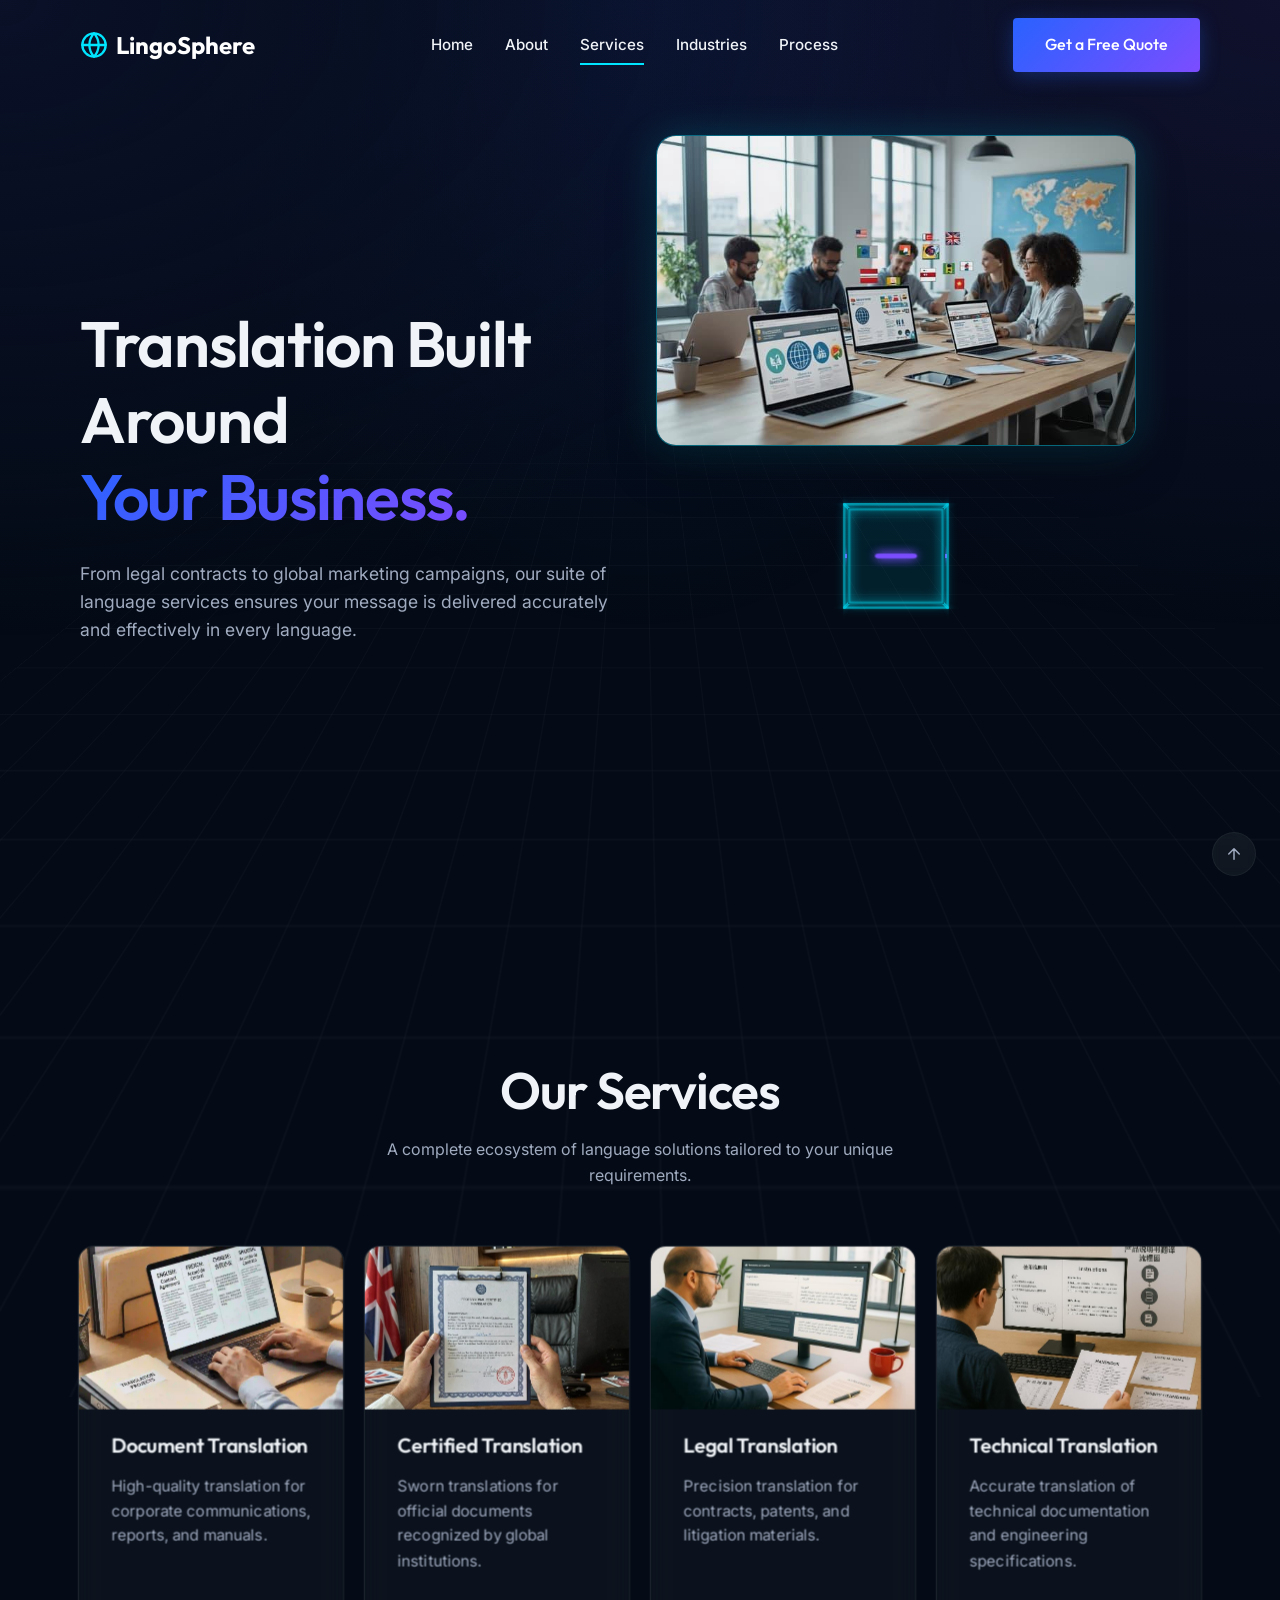
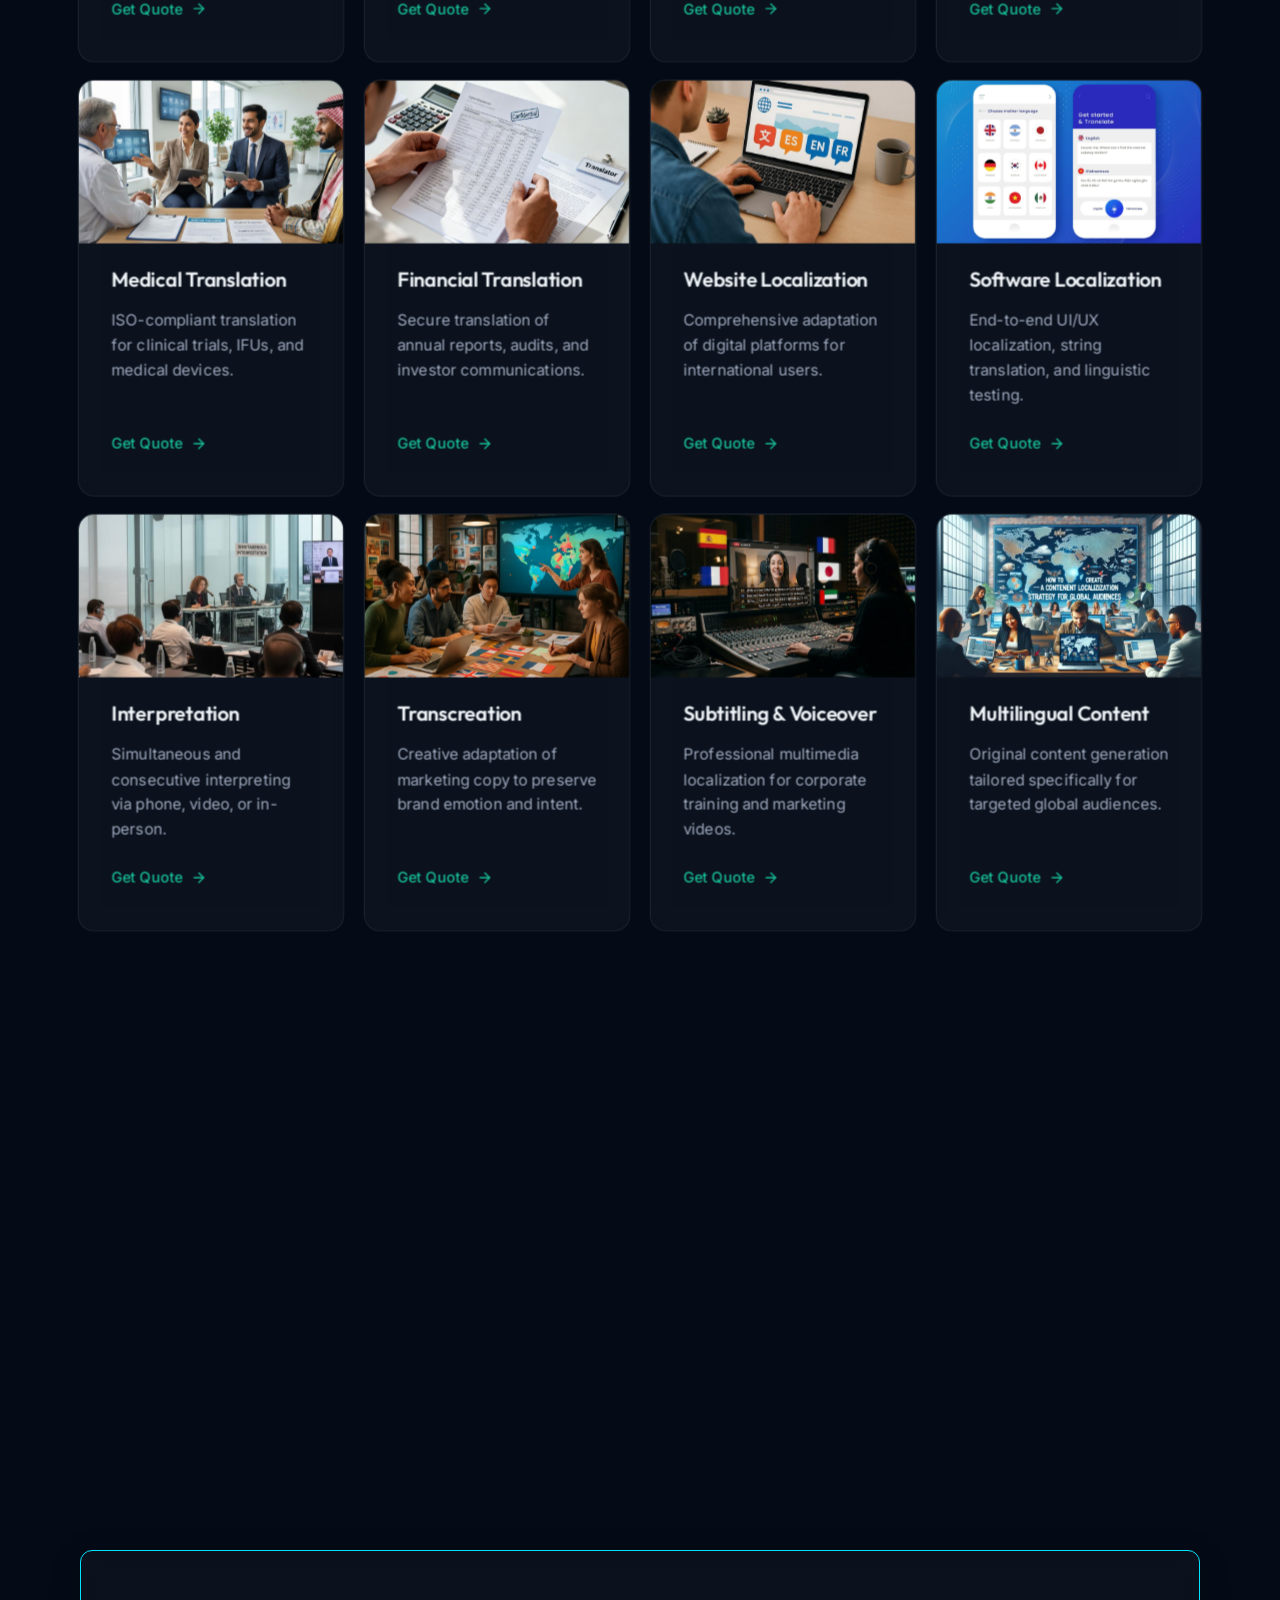
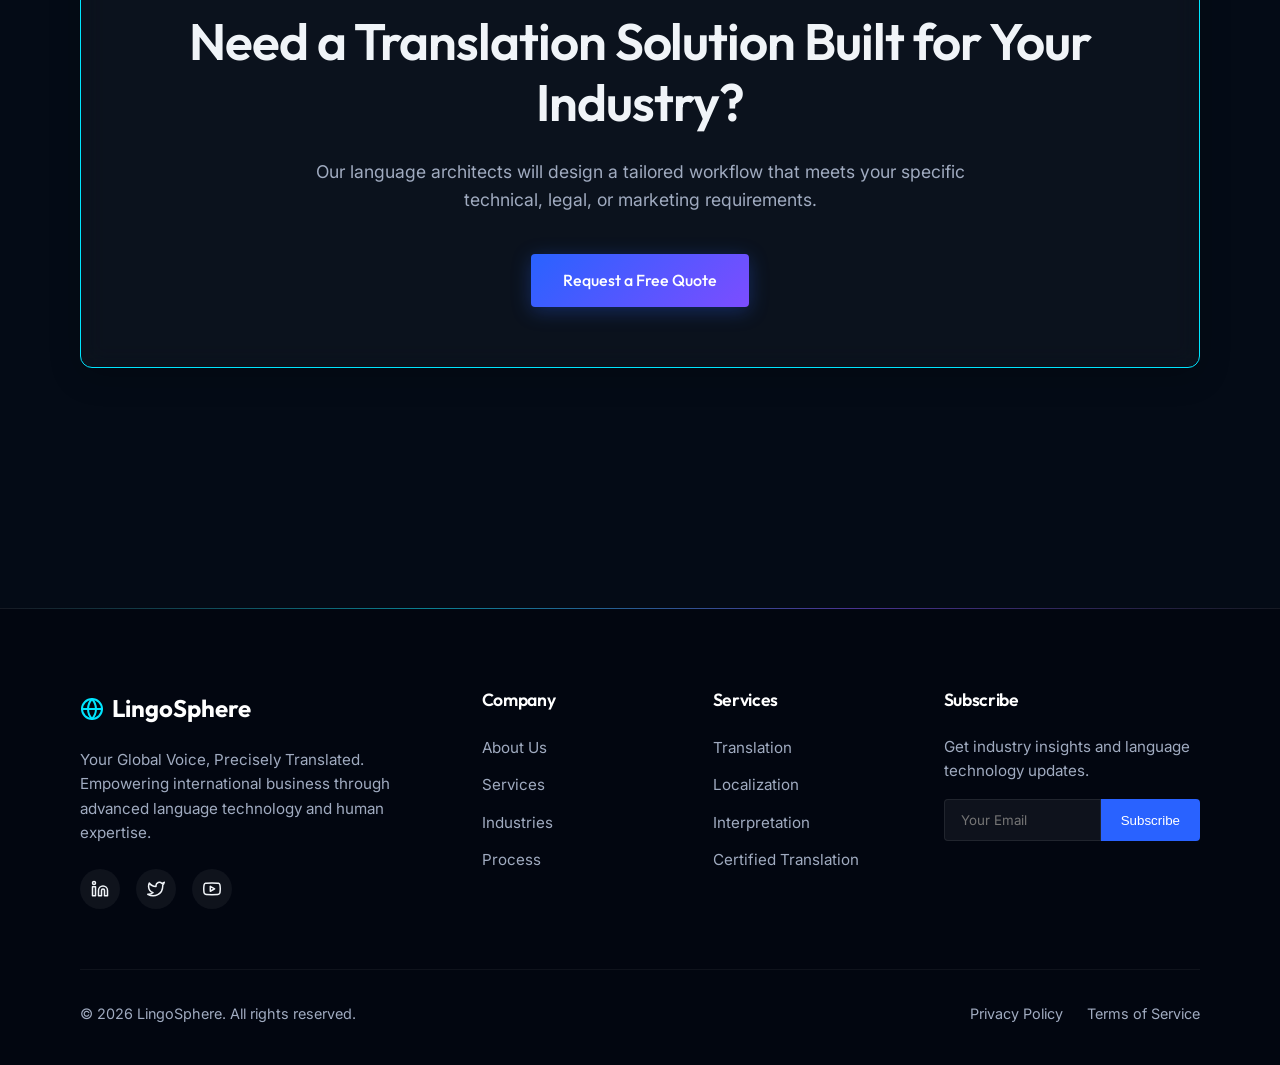
<file: services.html>
<!DOCTYPE html>
<html lang="en">
<head>
  <meta charset="UTF-8">
  <meta name="viewport" content="width=device-width, initial-scale=1.0">
  <title>Translation Services | LingoSphere</title>
  <meta name="description" content="Explore our comprehensive translation, localization, and interpretation services.">
  <meta name="theme-color" content="#040B16">
  
  <link rel="stylesheet" href="assets/css/style.css?v=2">
  <link rel="icon" href="assets/favicon.svg" type="image/svg+xml">
</head>
<body>
  
  <div class="bg-mesh"></div>
  <div class="bg-grid"></div>
  <div class="custom-cursor"></div>

  <!-- Header / Navbar -->
  <header class="site-header">
    <div class="container-custom navbar">
      <a href="index.html" class="logo">
        <svg class="logo-icon" xmlns="http://www.w3.org/2000/svg" width="28" height="28" viewBox="0 0 24 24" fill="none" stroke="currentColor" stroke-width="2" stroke-linecap="round" stroke-linejoin="round"><circle cx="12" cy="12" r="10"></circle><line x1="2" y1="12" x2="22" y2="12"></line><path d="M12 2a15.3 15.3 0 0 1 4 10 15.3 15.3 0 0 1-4 10 15.3 15.3 0 0 1-4-10 15.3 15.3 0 0 1 4-10z"></path></svg>
        LingoSphere
      </a>

      <nav class="nav-links">
        <a href="index.html">Home</a>
        <a href="about.html">About</a>
        <a href="services.html" class="active">Services</a>
        <a href="industries.html">Industries</a>
        <a href="process.html">Process</a>
        <div class="nav-cta-mobile" style="display:none;">
            <a href="contact.html" class="btn-primary">Get a Free Quote</a>
        </div>
      </nav>

      <div class="nav-cta" style="display: flex; align-items: center;">
        <a href="contact.html" class="btn-primary">Get a Free Quote</a>
      </div>

      <button class="mobile-toggle" aria-label="Toggle menu">
        <svg xmlns="http://www.w3.org/2000/svg" width="24" height="24" viewBox="0 0 24 24" fill="none" stroke="currentColor" stroke-width="2" stroke-linecap="round" stroke-linejoin="round"><line x1="3" y1="12" x2="21" y2="12"></line><line x1="3" y1="6" x2="21" y2="6"></line><line x1="3" y1="18" x2="21" y2="18"></line></svg>
      </button>
    </div>
  </header>

  <main>
    <!-- Section 1 - Services Hero -->
    <section class="hero-section container-custom">
      <div class="hero-content reveal">
        <h1 style="margin-bottom: 24px;">Translation Built Around <br><span class="text-gradient">Your Business.</span></h1>
        <p style="font-size: 1.1rem; color: var(--text-muted); margin-bottom: 40px; max-width: 540px;">From legal contracts to global marketing campaigns, our suite of language services ensures your message is delivered accurately and effectively in every language.</p>
      </div>
      <div class="hero-visual reveal-right" style="transition-delay: 0.2s; top: 15%; right: 5%; transform: none; display: flex; flex-direction: column; align-items: center; justify-content: flex-start;">
        <div class="hero-image-wrapper" style="position: relative; width: 90%; max-width: 480px; border-radius: 20px; border: 1px solid rgba(0, 229, 255, 0.4); box-shadow: 0 20px 50px rgba(0, 0, 0, 0.3), 0 0 40px rgba(0, 229, 255, 0.2); overflow: hidden; background: var(--glass-bg); backdrop-filter: blur(10px); transition: transform 0.5s ease, box-shadow 0.5s ease;">
          <img src="assets/images/service hero.png" alt="Services LingoSphere" style="width: 100%; height: auto; object-fit: cover; opacity: 0.95; display: block;">
          <div class="hero-image-sweep" style="position: absolute; top: 0; left: -100%; width: 50%; height: 100%; background: linear-gradient(to right, transparent, rgba(255,255,255,0.4), transparent); transform: skewX(-25deg); animation: lightSweep 6s infinite; pointer-events: none;"></div>
        </div>
        
        <!-- 3D Cube Animation Below Image -->
        <div class="cube-container" style="margin-top: 60px; position: relative; width: 100px; height: 100px; perspective: 1000px;">
            <div class="cube" style="width: 100%; height: 100%; position: absolute; transform-style: preserve-3d; animation: spinCube 12s infinite linear;">
                <div class="cube-face front"></div>
                <div class="cube-face back"></div>
                <div class="cube-face right"></div>
                <div class="cube-face left"></div>
                <div class="cube-face top"></div>
                <div class="cube-face bottom"></div>
            </div>
        </div>
      </div>
      <style>
          @keyframes lightSweep { 0% { left: -100%; } 20%, 100% { left: 200%; } }
          .hero-image-wrapper:hover {
              transform: scale(1.03) translateY(-5px);
              box-shadow: 0 30px 60px rgba(0, 0, 0, 0.4), 0 0 60px rgba(0, 229, 255, 0.4) !important;
              border-color: rgba(0, 229, 255, 0.8) !important;
          }
          
          .cube-face {
              position: absolute; width: 100px; height: 100px;
              background: rgba(0, 229, 255, 0.05);
              border: 2px solid rgba(0, 229, 255, 0.6);
              box-shadow: 0 0 15px rgba(0, 229, 255, 0.3) inset, 0 0 10px rgba(0, 229, 255, 0.2);
              display: flex; align-items: center; justify-content: center;
          }
          .cube-face::after {
              content: ''; width: 40px; height: 4px; background: var(--accent-violet); border-radius: 2px;
              box-shadow: 0 0 10px var(--accent-violet);
          }
          .front  { transform: translateZ(50px); }
          .back   { transform: rotateY(180deg) translateZ(50px); }
          .right  { transform: rotateY(90deg) translateZ(50px); }
          .left   { transform: rotateY(-90deg) translateZ(50px); }
          .top    { transform: rotateX(90deg) translateZ(50px); }
          .bottom { transform: rotateX(-90deg) translateZ(50px); }
          @keyframes spinCube {
              0% { transform: rotateX(0deg) rotateY(0deg); }
              100% { transform: rotateX(360deg) rotateY(360deg); }
          }
      </style>
    </section>

    <!-- Section 2 - Service Categories (12 Cards) -->
    <section class="container-custom" style="padding-top: 40px;">
      <div class="section-title reveal">
        <h2>Our Services</h2>
        <p>A complete ecosystem of language solutions tailored to your unique requirements.</p>
      </div>

      <div class="grid-4" style="align-items: stretch;">
        <!-- Generating 12 equal-height cards -->
        <div class="card-3d reveal"><div class="card-3d-inner"><div class="card-content">
          <img src="assets/images/Document Translation1.png" style="width: calc(100% + 64px); margin: -40px -32px 24px -32px; height: 160px; object-fit: cover; display: block; max-width: none;" alt="Document Translation">
          <h3 class="card-title">Document Translation</h3>
          <p class="card-desc">High-quality translation for corporate communications, reports, and manuals.</p>
          <a href="contact.html" class="card-arrow">Get Quote <svg xmlns="http://www.w3.org/2000/svg" width="16" height="16" viewBox="0 0 24 24" fill="none" stroke="currentColor" stroke-width="2" stroke-linecap="round" stroke-linejoin="round"><line x1="5" y1="12" x2="19" y2="12"></line><polyline points="12 5 19 12 12 19"></polyline></svg></a>
        </div></div></div>
        
        <div class="card-3d reveal"><div class="card-3d-inner"><div class="card-content">
          <img src="assets/images/Certified Translation2.png" style="width: calc(100% + 64px); margin: -40px -32px 24px -32px; height: 160px; object-fit: cover; display: block; max-width: none;" alt="Certified Translation">
          <h3 class="card-title">Certified Translation</h3>
          <p class="card-desc">Sworn translations for official documents recognized by global institutions.</p>
          <a href="contact.html" class="card-arrow">Get Quote <svg xmlns="http://www.w3.org/2000/svg" width="16" height="16" viewBox="0 0 24 24" fill="none" stroke="currentColor" stroke-width="2" stroke-linecap="round" stroke-linejoin="round"><line x1="5" y1="12" x2="19" y2="12"></line><polyline points="12 5 19 12 12 19"></polyline></svg></a>
        </div></div></div>
        
        <div class="card-3d reveal"><div class="card-3d-inner"><div class="card-content">
          <img src="assets/images/Legal Translation3.png" style="width: calc(100% + 64px); margin: -40px -32px 24px -32px; height: 160px; object-fit: cover; display: block; max-width: none;" alt="Legal Translation">
          <h3 class="card-title">Legal Translation</h3>
          <p class="card-desc">Precision translation for contracts, patents, and litigation materials.</p>
          <a href="contact.html" class="card-arrow">Get Quote <svg xmlns="http://www.w3.org/2000/svg" width="16" height="16" viewBox="0 0 24 24" fill="none" stroke="currentColor" stroke-width="2" stroke-linecap="round" stroke-linejoin="round"><line x1="5" y1="12" x2="19" y2="12"></line><polyline points="12 5 19 12 12 19"></polyline></svg></a>
        </div></div></div>
        
        <div class="card-3d reveal"><div class="card-3d-inner"><div class="card-content">
          <img src="assets/images/Technical Translation.png" style="width: calc(100% + 64px); margin: -40px -32px 24px -32px; height: 160px; object-fit: cover; display: block; max-width: none;" alt="Technical Translation">
          <h3 class="card-title">Technical Translation</h3>
          <p class="card-desc">Accurate translation of technical documentation and engineering specifications.</p>
          <a href="contact.html" class="card-arrow">Get Quote <svg xmlns="http://www.w3.org/2000/svg" width="16" height="16" viewBox="0 0 24 24" fill="none" stroke="currentColor" stroke-width="2" stroke-linecap="round" stroke-linejoin="round"><line x1="5" y1="12" x2="19" y2="12"></line><polyline points="12 5 19 12 12 19"></polyline></svg></a>
        </div></div></div>
        
        <div class="card-3d reveal"><div class="card-3d-inner"><div class="card-content">
          <img src="assets/images/Medical Translation4.png" style="width: calc(100% + 64px); margin: -40px -32px 24px -32px; height: 160px; object-fit: cover; display: block; max-width: none;" alt="Medical Translation">
          <h3 class="card-title">Medical Translation</h3>
          <p class="card-desc">ISO-compliant translation for clinical trials, IFUs, and medical devices.</p>
          <a href="contact.html" class="card-arrow">Get Quote <svg xmlns="http://www.w3.org/2000/svg" width="16" height="16" viewBox="0 0 24 24" fill="none" stroke="currentColor" stroke-width="2" stroke-linecap="round" stroke-linejoin="round"><line x1="5" y1="12" x2="19" y2="12"></line><polyline points="12 5 19 12 12 19"></polyline></svg></a>
        </div></div></div>
        
        <div class="card-3d reveal"><div class="card-3d-inner"><div class="card-content">
          <img src="assets/images/Financial Translation.png" style="width: calc(100% + 64px); margin: -40px -32px 24px -32px; height: 160px; object-fit: cover; display: block; max-width: none;" alt="Financial Translation">
          <h3 class="card-title">Financial Translation</h3>
          <p class="card-desc">Secure translation of annual reports, audits, and investor communications.</p>
          <a href="contact.html" class="card-arrow">Get Quote <svg xmlns="http://www.w3.org/2000/svg" width="16" height="16" viewBox="0 0 24 24" fill="none" stroke="currentColor" stroke-width="2" stroke-linecap="round" stroke-linejoin="round"><line x1="5" y1="12" x2="19" y2="12"></line><polyline points="12 5 19 12 12 19"></polyline></svg></a>
        </div></div></div>
        
        <div class="card-3d reveal"><div class="card-3d-inner"><div class="card-content">
          <img src="assets/images/Website Localization6.png" style="width: calc(100% + 64px); margin: -40px -32px 24px -32px; height: 160px; object-fit: cover; display: block; max-width: none;" alt="Website Localization">
          <h3 class="card-title">Website Localization</h3>
          <p class="card-desc">Comprehensive adaptation of digital platforms for international users.</p>
          <a href="contact.html" class="card-arrow">Get Quote <svg xmlns="http://www.w3.org/2000/svg" width="16" height="16" viewBox="0 0 24 24" fill="none" stroke="currentColor" stroke-width="2" stroke-linecap="round" stroke-linejoin="round"><line x1="5" y1="12" x2="19" y2="12"></line><polyline points="12 5 19 12 12 19"></polyline></svg></a>
        </div></div></div>
        
        <div class="card-3d reveal"><div class="card-3d-inner"><div class="card-content">
          <img src="assets/images/Software Localization.png" style="width: calc(100% + 64px); margin: -40px -32px 24px -32px; height: 160px; object-fit: cover; display: block; max-width: none;" alt="Software Localization">
          <h3 class="card-title">Software Localization</h3>
          <p class="card-desc">End-to-end UI/UX localization, string translation, and linguistic testing.</p>
          <a href="contact.html" class="card-arrow">Get Quote <svg xmlns="http://www.w3.org/2000/svg" width="16" height="16" viewBox="0 0 24 24" fill="none" stroke="currentColor" stroke-width="2" stroke-linecap="round" stroke-linejoin="round"><line x1="5" y1="12" x2="19" y2="12"></line><polyline points="12 5 19 12 12 19"></polyline></svg></a>
        </div></div></div>
        
        <div class="card-3d reveal"><div class="card-3d-inner"><div class="card-content">
          <img src="assets/images/Interpretation9.png" style="width: calc(100% + 64px); margin: -40px -32px 24px -32px; height: 160px; object-fit: cover; display: block; max-width: none;" alt="Interpretation">
          <h3 class="card-title">Interpretation</h3>
          <p class="card-desc">Simultaneous and consecutive interpreting via phone, video, or in-person.</p>
          <a href="contact.html" class="card-arrow">Get Quote <svg xmlns="http://www.w3.org/2000/svg" width="16" height="16" viewBox="0 0 24 24" fill="none" stroke="currentColor" stroke-width="2" stroke-linecap="round" stroke-linejoin="round"><line x1="5" y1="12" x2="19" y2="12"></line><polyline points="12 5 19 12 12 19"></polyline></svg></a>
        </div></div></div>
        
        <div class="card-3d reveal"><div class="card-3d-inner"><div class="card-content">
          <img src="assets/images/Transcreation.png" style="width: calc(100% + 64px); margin: -40px -32px 24px -32px; height: 160px; object-fit: cover; display: block; max-width: none;" alt="Transcreation">
          <h3 class="card-title">Transcreation</h3>
          <p class="card-desc">Creative adaptation of marketing copy to preserve brand emotion and intent.</p>
          <a href="contact.html" class="card-arrow">Get Quote <svg xmlns="http://www.w3.org/2000/svg" width="16" height="16" viewBox="0 0 24 24" fill="none" stroke="currentColor" stroke-width="2" stroke-linecap="round" stroke-linejoin="round"><line x1="5" y1="12" x2="19" y2="12"></line><polyline points="12 5 19 12 12 19"></polyline></svg></a>
        </div></div></div>
        
        <div class="card-3d reveal"><div class="card-3d-inner"><div class="card-content">
          <img src="assets/images/Subtitling & Voiceover.png" style="width: calc(100% + 64px); margin: -40px -32px 24px -32px; height: 160px; object-fit: cover; display: block; max-width: none;" alt="Subtitling & Voiceover">
          <h3 class="card-title">Subtitling & Voiceover</h3>
          <p class="card-desc">Professional multimedia localization for corporate training and marketing videos.</p>
          <a href="contact.html" class="card-arrow">Get Quote <svg xmlns="http://www.w3.org/2000/svg" width="16" height="16" viewBox="0 0 24 24" fill="none" stroke="currentColor" stroke-width="2" stroke-linecap="round" stroke-linejoin="round"><line x1="5" y1="12" x2="19" y2="12"></line><polyline points="12 5 19 12 12 19"></polyline></svg></a>
        </div></div></div>
        
        <div class="card-3d reveal"><div class="card-3d-inner"><div class="card-content">
          <img src="assets/images/Multilingual Content12.png" style="width: calc(100% + 64px); margin: -40px -32px 24px -32px; height: 160px; object-fit: cover; display: block; max-width: none;" alt="Multilingual Content">
          <h3 class="card-title">Multilingual Content</h3>
          <p class="card-desc">Original content generation tailored specifically for targeted global audiences.</p>
          <a href="contact.html" class="card-arrow">Get Quote <svg xmlns="http://www.w3.org/2000/svg" width="16" height="16" viewBox="0 0 24 24" fill="none" stroke="currentColor" stroke-width="2" stroke-linecap="round" stroke-linejoin="round"><line x1="5" y1="12" x2="19" y2="12"></line><polyline points="12 5 19 12 12 19"></polyline></svg></a>
        </div></div></div>
      </div>
    </section>

    <!-- Section 3 - Quality Assurance Pipeline -->
    <section class="container-custom">
      <div class="section-title reveal">
        <h2>Uncompromising Quality Assurance</h2>
        <p>A rigorous, multi-step pipeline ensuring every word meets enterprise standards.</p>
      </div>

      <div class="pipeline-container reveal" style="perspective: 1200px;">
        <div class="pipeline-inner">
          <div class="pipeline-node">
            <div class="node-icon">1</div>
            <h4>Translation</h4>
          </div>
          <div class="pipeline-connector"></div>
          
          <div class="pipeline-node">
            <div class="node-icon">2</div>
            <h4>Editing</h4>
          </div>
          <div class="pipeline-connector"></div>
          
          <div class="pipeline-node">
            <div class="node-icon">3</div>
            <h4>Terminology</h4>
          </div>
          <div class="pipeline-connector"></div>
          
          <div class="pipeline-node">
            <div class="node-icon">4</div>
            <h4>QA Check</h4>
          </div>
          <div class="pipeline-connector"></div>
          
          <div class="pipeline-node">
            <div class="node-icon">5</div>
            <h4>Final Delivery</h4>
          </div>
        </div>
      </div>
      <style>
          .pipeline-container { overflow-x: auto; padding: 60px 0; }
          .pipeline-inner { display: flex; align-items: center; justify-content: space-between; min-width: 800px; padding: 0 40px; transform-style: preserve-3d; }
          .pipeline-node { display: flex; flex-direction: column; align-items: center; gap: 16px; transform: translateZ(30px); transition: transform 0.3s; }
          .pipeline-node:hover { transform: translateZ(50px) scale(1.1); }
          .node-icon { width: 64px; height: 64px; border-radius: 50%; background: var(--glass-bg); border: 2px solid var(--accent-cyan); display: flex; align-items: center; justify-content: center; font-size: 1.5rem; font-family: var(--font-heading); font-weight: bold; color: #fff; box-shadow: 0 0 20px rgba(0,229,255,0.2); backdrop-filter: blur(5px); }
          .pipeline-connector { flex-grow: 1; height: 2px; background: linear-gradient(90deg, var(--accent-cyan), var(--accent-violet)); margin: 0 16px; position: relative; opacity: 0.5; }
          .pipeline-connector::after { content: ''; position: absolute; top: -3px; left: 0; width: 8px; height: 8px; border-radius: 50%; background: #fff; animation: moveConnector 2s linear infinite; box-shadow: 0 0 10px #fff; }
          @keyframes moveConnector { 0% { left: 0; opacity: 0; } 50% { opacity: 1; } 100% { left: 100%; opacity: 0; } }
      </style>
    </section>

    <!-- Section 4 - Service CTA -->
    <section class="container-custom" style="padding-bottom: 120px;">
      <div class="glass-panel reveal" style="padding: 60px 40px; display: flex; flex-direction: column; align-items: center; text-align: center; border-color: var(--accent-cyan);">
        <h2 style="margin-bottom: 24px;">Need a Translation Solution Built for Your Industry?</h2>
        <p style="color: var(--text-muted); margin-bottom: 40px; font-size: 1.1rem; max-width: 700px;">Our language architects will design a tailored workflow that meets your specific technical, legal, or marketing requirements.</p>
        <a href="contact.html" class="btn-primary">Request a Free Quote</a>
      </div>
    </section>

  </main>

  <!-- Include identical footer as index -->
  <footer class="site-footer">
    <div class="footer-top-line"></div>
    <div class="container-custom">
      <div class="footer-grid">
        <div class="footer-col">
          <a href="index.html" class="logo" style="margin-bottom: 20px;">
            <svg class="logo-icon" xmlns="http://www.w3.org/2000/svg" width="24" height="24" viewBox="0 0 24 24" fill="none" stroke="currentColor" stroke-width="2" stroke-linecap="round" stroke-linejoin="round"><circle cx="12" cy="12" r="10"></circle><line x1="2" y1="12" x2="22" y2="12"></line><path d="M12 2a15.3 15.3 0 0 1 4 10 15.3 15.3 0 0 1-4 10 15.3 15.3 0 0 1-4-10 15.3 15.3 0 0 1 4-10z"></path></svg>
            LingoSphere
          </a>
          <p style="color: var(--text-muted); font-size: 0.95rem; margin-bottom: 24px;">Your Global Voice, Precisely Translated. Empowering international business through advanced language technology and human expertise.</p>
          <div class="social-links">
            <a href="#" aria-label="LinkedIn"><svg xmlns="http://www.w3.org/2000/svg" width="18" height="18" viewBox="0 0 24 24" fill="none" stroke="currentColor" stroke-width="2" stroke-linecap="round" stroke-linejoin="round"><path d="M16 8a6 6 0 0 1 6 6v7h-4v-7a2 2 0 0 0-2-2 2 2 0 0 0-2 2v7h-4v-7a6 6 0 0 1 6-6z"></path><rect x="2" y="9" width="4" height="12"></rect><circle cx="4" cy="4" r="2"></circle></svg></a>
            <a href="#" aria-label="Twitter"><svg xmlns="http://www.w3.org/2000/svg" width="18" height="18" viewBox="0 0 24 24" fill="none" stroke="currentColor" stroke-width="2" stroke-linecap="round" stroke-linejoin="round"><path d="M23 3a10.9 10.9 0 0 1-3.14 1.53 4.48 4.48 0 0 0-7.86 3v1A10.66 10.66 0 0 1 3 4s-4 9 5 13a11.64 11.64 0 0 1-7 2c9 5 20 0 20-11.5a4.5 4.5 0 0 0-.08-.83A7.72 7.72 0 0 0 23 3z"></path></svg></a>
            <a href="#" aria-label="YouTube"><svg xmlns="http://www.w3.org/2000/svg" width="18" height="18" viewBox="0 0 24 24" fill="none" stroke="currentColor" stroke-width="2" stroke-linecap="round" stroke-linejoin="round"><path d="M22.54 6.42a2.78 2.78 0 0 0-1.94-2C18.88 4 12 4 12 4s-6.88 0-8.6.46a2.78 2.78 0 0 0-1.94 2A29 29 0 0 0 1 11.75a29 29 0 0 0 .46 5.33 2.78 2.78 0 0 0 1.94 2c1.72.46 8.6.46 8.6.46s6.88 0 8.6-.46a2.78 2.78 0 0 0 1.94-2 29 29 0 0 0 .46-5.33 29 29 0 0 0-.46-5.33z"></path><polygon points="9.75 15.02 15.5 11.75 9.75 8.48 9.75 15.02"></polygon></svg></a>
          </div>
        </div>
        
        <div class="footer-col">
          <h4>Company</h4>
          <ul class="footer-links">
            <li><a href="about.html">About Us</a></li>
            <li><a href="services.html">Services</a></li>
            <li><a href="industries.html">Industries</a></li>
            <li><a href="process.html">Process</a></li>
          </ul>
        </div>
        
        <div class="footer-col">
          <h4>Services</h4>
          <ul class="footer-links">
            <li><a href="services.html">Translation</a></li>
            <li><a href="services.html">Localization</a></li>
            <li><a href="services.html">Interpretation</a></li>
            <li><a href="services.html">Certified Translation</a></li>
          </ul>
        </div>
        
        <div class="footer-col">
          <h4>Subscribe</h4>
          <p style="color: var(--text-muted); font-size: 0.95rem;">Get industry insights and language technology updates.</p>
          <form class="newsletter-form" onsubmit="event.preventDefault(); alert('Subscribed!');">
            <input type="email" class="newsletter-input" placeholder="Your Email" required>
            <button type="submit" class="newsletter-btn">Subscribe</button>
          </form>
        </div>
      </div>
      
      <div class="footer-bottom">
        <p style="color: var(--text-muted); font-size: 0.9rem;">&copy; 2026 LingoSphere. All rights reserved.</p>
        <div style="display: flex; gap: 24px;">
          <a href="#" style="color: var(--text-muted); font-size: 0.9rem;">Privacy Policy</a>
          <a href="#" style="color: var(--text-muted); font-size: 0.9rem;">Terms of Service</a>
        </div>
      </div>
    </div>
  </footer>

  <script src="assets/js/main.js"></script>
  <!-- Back to top button -->
  <a href="#" class="back-to-top" onclick="window.scrollTo({top: 0, behavior: 'smooth'}); return false;" aria-label="Back to top" title="Back to top">
    <svg xmlns="http://www.w3.org/2000/svg" width="18" height="18" viewBox="0 0 24 24" fill="none" stroke="currentColor" stroke-width="2" stroke-linecap="round" stroke-linejoin="round"><path d="M12 19V5M5 12l7-7 7 7"/></svg>
  </a>
</body>
</html>
</file>
<file: assets/css/style.css>
@import url('https://fonts.googleapis.com/css2?family=Outfit:wght@300;400;500;600;700;800&family=Inter:wght@300;400;500;600&display=swap');

:root {
  --text-main: #ffffff;
  --footer-bg: #020610;
  --rgb-white: 255, 255, 255;
  --rgb-dark-bg: 4, 11, 22;
  --rgb-black: 0, 0, 0;
  /* Colors */
  --bg-deep-navy: #040B16;
  --bg-midnight-blue: #0A1128;
  --bg-charcoal: #121826;
  --text-soft-white: #F0F4F8;
  --text-muted: #A0ABC0;

  --accent-cyan: #00E5FF;
  --accent-royal-blue: #2962FF;
  --accent-violet: #7C4DFF;
  --accent-turquoise: #1DE9B6;

  --glass-bg: rgba(var(--rgb-white), 0.03);
  --glass-border: rgba(var(--rgb-white), 0.08);
  --glass-highlight: rgba(var(--rgb-white), 0.15);

  --gradient-primary: linear-gradient(135deg, var(--accent-royal-blue), var(--accent-violet));
  --gradient-glow: radial-gradient(circle at 50% 50%, rgba(0, 229, 255, 0.15), transparent 60%);

  /* Typography */
  --font-heading: 'Outfit', sans-serif;
  --font-body: 'Inter', sans-serif;

  /* Transitions */
  --transition-fast: 0.2s ease;
  --transition-smooth: 0.4s cubic-bezier(0.25, 1, 0.5, 1);
  --transition-cinematic: 0.8s cubic-bezier(0.22, 1, 0.36, 1);

  /* Layout */
  --nav-height: 90px;
  --nav-height-scrolled: 70px;
  --section-padding: 120px 0;

  /* 3D */
  --perspective: 1200px;
}

/* Base Reset */
* {
  margin: 0;
  padding: 0;
  box-sizing: border-box;
}

html {
  scroll-behavior: smooth;
  overflow-x: hidden;
}

body {
  font-family: var(--font-body);
  background-color: var(--bg-deep-navy);
  color: var(--text-soft-white);
  line-height: 1.6;
  overflow-x: hidden;
  position: relative;
  min-height: 100vh;
}

/* Custom Cursor */
.custom-cursor {
  position: fixed;
  top: 0;
  left: 0;
  width: 24px;
  height: 24px;
  border-radius: 50%;
  background: radial-gradient(circle, var(--accent-cyan) 0%, transparent 70%);
  mix-blend-mode: screen;
  pointer-events: none;
  z-index: 9999;
  transform: translate(-50%, -50%);
  transition: width 0.3s, height 0.3s, background 0.3s;
  opacity: 0;
}

@media (min-width: 1024px) {
  body:hover .custom-cursor {
    opacity: 0.8;
  }
}

.custom-cursor.hovered {
  width: 48px;
  height: 48px;
  background: radial-gradient(circle, var(--accent-violet) 0%, transparent 70%);
}

/* Typography */
h1,
h2,
h3,
h4,
h5,
h6 {
  font-family: var(--font-heading);
  font-weight: 600;
  line-height: 1.2;
  letter-spacing: -0.02em;
}

h1 {
  font-size: clamp(2.5rem, 5vw, 4.5rem);
}

h2 {
  font-size: clamp(2rem, 4vw, 3.5rem);
}

h3 {
  font-size: clamp(1.5rem, 3vw, 2.5rem);
}

.text-gradient {
  background: var(--gradient-primary);
  -webkit-background-clip: text;
  -webkit-text-fill-color: transparent;
  background-clip: text;
  color: transparent;
}

a {
  color: inherit;
  text-decoration: none;
  transition: var(--transition-fast);
}

/* Background System */
.bg-mesh {
  position: fixed;
  top: 0;
  left: 0;
  width: 100vw;
  height: 100vh;
  z-index: -2;
  background-image:
    radial-gradient(at 0% 0%, rgba(10, 17, 40, 1) 0, transparent 50%),
    radial-gradient(at 50% 0%, rgba(41, 98, 255, 0.1) 0, transparent 50%),
    radial-gradient(at 100% 0%, rgba(124, 77, 255, 0.1) 0, transparent 50%);
}

.bg-grid {
  position: fixed;
  top: 0;
  left: 0;
  width: 100vw;
  height: 100vh;
  z-index: -1;
  background-image: linear-gradient(var(--glass-border) 1px, transparent 1px),
    linear-gradient(90deg, var(--glass-border) 1px, transparent 1px);
  background-size: 50px 50px;
  opacity: 0.3;
  transform: perspective(500px) rotateX(60deg) translateY(-100px) translateZ(-200px);
  animation: gridMove 20s linear infinite;
}

@keyframes gridMove {
  0% {
    transform: perspective(500px) rotateX(60deg) translateY(0) translateZ(-200px);
  }

  100% {
    transform: perspective(500px) rotateX(60deg) translateY(50px) translateZ(-200px);
  }
}

/* Container */
.container-custom {
  width: 100%;
  max-width: 1440px;
  margin: 0 auto;
  padding: 0 24px;
}

@media (min-width: 768px) {
  .container-custom {
    padding: 0 40px;
  }
}

@media (min-width: 1280px) {
  .container-custom {
    padding: 0 80px;
  }
}

/* Buttons */
.btn-primary {
  display: inline-flex;
  align-items: center;
  justify-content: center;
  padding: 14px 32px;
  background: var(--gradient-primary);
  color: var(--text-main);
  font-family: var(--font-heading);
  font-weight: 500;
  border-radius: 4px;
  border: none;
  cursor: pointer;
  position: relative;
  overflow: hidden;
  z-index: 1;
  transition: var(--transition-smooth);
  box-shadow: 0 4px 20px rgba(41, 98, 255, 0.3);
}

.btn-primary::before {
  content: '';
  position: absolute;
  top: 0;
  left: 0;
  width: 100%;
  height: 100%;
  background: linear-gradient(135deg, var(--accent-cyan), var(--accent-royal-blue));
  z-index: -1;
  opacity: 0;
  transition: var(--transition-smooth);
}

.btn-primary:hover {
  transform: translateY(-2px);
  box-shadow: 0 8px 25px rgba(0, 229, 255, 0.4);
}

.btn-primary:hover::before {
  opacity: 1;
}

.btn-secondary {
  display: inline-flex;
  align-items: center;
  justify-content: center;
  padding: 12px 30px;
  background: var(--glass-bg);
  border: 1px solid var(--glass-highlight);
  color: var(--text-soft-white);
  font-family: var(--font-heading);
  font-weight: 500;
  border-radius: 4px;
  cursor: pointer;
  transition: var(--transition-smooth);
  backdrop-filter: blur(10px);
}

.btn-secondary:hover {
  background: rgba(var(--rgb-white), 0.1);
  border-color: var(--accent-cyan);
  transform: translateY(-2px);
}

/* Glassmorphism Classes */
.glass-panel {
  background: var(--glass-bg);
  backdrop-filter: blur(12px);
  -webkit-backdrop-filter: blur(12px);
  border: 1px solid var(--glass-border);
  border-radius: 12px;
  box-shadow: 0 8px 32px rgba(var(--rgb-black), 0.2);
}

/* Header & Navbar */
.site-header {
  position: fixed;
  top: 0;
  left: 0;
  width: 100%;
  height: var(--nav-height);
  z-index: 1000;
  display: flex;
  align-items: center;
  transition: var(--transition-smooth);
}

.site-header.scrolled {
  height: var(--nav-height-scrolled);
  background: rgba(var(--rgb-dark-bg), 0.85);
  backdrop-filter: blur(16px);
  -webkit-backdrop-filter: blur(16px);
  border-bottom: 1px solid var(--glass-border);
  box-shadow: 0 4px 30px rgba(var(--rgb-black), 0.3);
}

.navbar {
  display: flex;
  justify-content: space-between;
  align-items: center;
  width: 100%;
}

.logo {
  font-family: var(--font-heading);
  font-weight: 700;
  font-size: 1.5rem;
  color: var(--text-main);
  display: flex;
  align-items: center;
  gap: 8px;
  z-index: 1001;
}

.logo-icon {
  color: var(--accent-cyan);
}

.nav-links {
  display: flex;
  gap: 32px;
  align-items: center;
  list-style: none;
}

.nav-links a {
  font-weight: 500;
  font-size: 0.95rem;
  position: relative;
  color: var(--text-soft-white);
  padding: 8px 0;
}

.nav-links a::after {
  content: '';
  position: absolute;
  bottom: 0;
  left: 0;
  width: 0;
  height: 2px;
  background: var(--accent-cyan);
  transition: var(--transition-smooth);
}

.nav-links a:hover::after,
.nav-links a.active::after {
  width: 100%;
}

.nav-cta {
  display: flex;
  align-items: center;
  gap: 16px;
}

.mobile-toggle {
  display: none;
  background: none;
  border: none;
  color: var(--text-main);
  font-size: 1.5rem;
  cursor: pointer;
  z-index: 1001;
}

/* Mobile Menu */
@media (max-width: 1024px) {
  .nav-links {
    position: fixed;
    top: 0;
    right: -100%;
    width: 100%;
    height: 100vh;
    background: rgba(var(--rgb-dark-bg), 0.98);
    backdrop-filter: blur(20px);
    flex-direction: column;
    justify-content: center;
    align-items: center;
    transition: var(--transition-smooth);
    gap: 40px;
    z-index: 1000;
  }

  .nav-links.active {
    right: 0;
  }

  .nav-links a {
    font-size: 1.5rem;
  }

  .mobile-toggle {
    display: block;
  }

  .nav-cta {
    display: none !important;
  }

  .nav-cta-mobile[style] {
    display: block !important;
    margin-top: 20px;
  }

  .nav-cta-mobile .btn-primary {
    font-size: 1.1rem;
    padding: 16px 40px;
  }
}

/* Utility Animations */
.reveal {
  opacity: 0;
  transform: translateY(30px);
  transition: opacity 0.8s ease, transform 0.8s ease;
}

.reveal.active {
  opacity: 1;
  transform: translateY(0);
}

.reveal-left {
  opacity: 0;
  transform: translateX(-30px);
  transition: opacity 0.8s ease, transform 0.8s ease;
}

.reveal-left.active {
  opacity: 1;
  transform: translateX(0);
}

.reveal-right {
  opacity: 0;
  transform: translateX(30px);
  transition: opacity 0.8s ease, transform 0.8s ease;
}

.reveal-right.active {
  opacity: 1;
  transform: translateX(0);
}

@media (min-width: 1025px) {
  .hero-visual.reveal-right.active {
    transform: translateY(-50%) translateX(0);
  }
}

/* Section specific padding */
main {
  display: flex;
  flex-direction: column;
  gap: 120px;
  padding-bottom: 120px;
}

section {
  padding: var(--section-padding);
  position: relative;
  z-index: 1;
}

/* Grid Systems */
.grid-2 {
  display: grid;
  grid-template-columns: 1fr;
  gap: 40px;
}

.grid-3 {
  display: grid;
  grid-template-columns: 1fr;
  gap: 32px;
}

.grid-4 {
  display: grid;
  grid-template-columns: 1fr;
  gap: 24px;
}

.grid-8 {
  display: grid;
  grid-template-columns: 1fr;
  gap: 24px;
}

@media (min-width: 768px) {
  .grid-2 {
    grid-template-columns: repeat(2, 1fr);
  }

  .grid-3 {
    grid-template-columns: repeat(2, 1fr);
  }

  .grid-4 {
    grid-template-columns: repeat(2, 1fr);
  }

  .grid-8 {
    grid-template-columns: repeat(2, 1fr);
  }
}

@media (min-width: 1024px) {
  .grid-3 {
    grid-template-columns: repeat(3, 1fr);
  }

  .grid-4 {
    grid-template-columns: repeat(3, 1fr);
  }

  .grid-8 {
    grid-template-columns: repeat(3, 1fr);
  }
}

@media (min-width: 1280px) {
  .grid-4 {
    grid-template-columns: repeat(4, 1fr);
  }

  .grid-8 {
    grid-template-columns: repeat(4, 1fr);
  }
}

/* 3D Cards */
.card-3d {
  perspective: var(--perspective);
  height: 100%;
}

.card-3d-inner {
  height: 100%;
  transform-style: preserve-3d;
  transition: transform var(--transition-smooth);
}

.card-content {
  height: 100%;
  padding: 40px 32px;
  display: flex;
  flex-direction: column;
  transform: translateZ(20px);
  background: var(--glass-bg);
  border: 1px solid var(--glass-border);
  border-radius: 16px;
  backdrop-filter: blur(10px);
  position: relative;
  overflow: hidden;
  transition: var(--transition-smooth);
}

.card-content::before {
  content: '';
  position: absolute;
  top: 0;
  left: 0;
  width: 100%;
  height: 100%;
  background: radial-gradient(circle at 50% 0%, rgba(var(--rgb-white), 0.1), transparent 70%);
  opacity: 0;
  transition: var(--transition-smooth);
  pointer-events: none;
}

.card-3d:hover .card-content {
  border-color: var(--glass-highlight);
  background: rgba(var(--rgb-white), 0.05);
  box-shadow: 0 15px 35px rgba(var(--rgb-black), 0.2), 0 0 20px rgba(0, 229, 255, 0.1);
}

.card-3d:hover .card-content::before {
  opacity: 1;
}

.card-icon {
  width: 56px;
  height: 56px;
  border-radius: 12px;
  background: rgba(41, 98, 255, 0.1);
  display: flex;
  align-items: center;
  justify-content: center;
  color: var(--accent-cyan);
  margin-bottom: 24px;
  border: 1px solid rgba(41, 98, 255, 0.2);
  transform: translateZ(30px);
  transition: var(--transition-smooth);
}

.card-3d:hover .card-icon {
  background: rgba(41, 98, 255, 0.2);
  transform: translateZ(40px) scale(1.05);
}

.card-title {
  font-size: 1.25rem;
  margin-bottom: 16px;
  transform: translateZ(25px);
}

.card-desc {
  color: var(--text-muted);
  font-size: 0.95rem;
  margin-bottom: 24px;
  flex-grow: 1;
  transform: translateZ(15px);
}

.card-arrow {
  margin-top: auto;
  align-self: flex-start;
  color: var(--accent-turquoise);
  transform: translateZ(20px);
  display: flex;
  align-items: center;
  gap: 8px;
  font-weight: 500;
  font-size: 0.9rem;
  opacity: 0.8;
  transition: var(--transition-fast);
}

.card-arrow:hover {
  text-decoration: underline;
  text-underline-offset: 4px;
  opacity: 1;
}

.card-3d:hover .card-arrow {
  opacity: 1;
  gap: 12px;
}

/* Heroes */
.hero-section {
  min-height: 100vh;
  display: flex;
  align-items: center;
  padding-top: var(--nav-height);
  position: relative;
  overflow: hidden;
}

.hero-content {
  position: relative;
  z-index: 2;
  max-width: 600px;
}

.hero-visual {
  position: absolute;
  top: 50%;
  right: 0;
  transform: translateY(-50%);
  width: 50%;
  height: 80vh;
  z-index: 1;
  perspective: 1000px;
}

@media (max-width: 1024px) {
  .hero-section {
    flex-direction: column;
    justify-content: center;
  }

  .hero-visual {
    position: relative;
    width: 100%;
    height: 400px;
    transform: none;
    margin-top: 60px;
  }

  .hero-content {
    max-width: 100%;
    text-align: center;
    display: flex;
    flex-direction: column;
    align-items: center;
  }
}

/* Parallax Elements */
.parallax-layer {
  position: absolute;
  pointer-events: none;
}

/* Footer */
.site-footer {
  background: var(--footer-bg);
  padding: 80px 0 40px;
  position: relative;
  border-top: 1px solid var(--glass-border);
}

.footer-top-line {
  position: absolute;
  top: -1px;
  left: 0;
  width: 100%;
  height: 1px;
  background: linear-gradient(90deg, transparent, var(--accent-cyan), var(--accent-violet), transparent);
  opacity: 0.5;
}

.footer-grid {
  display: grid;
  grid-template-columns: 1fr;
  gap: 40px;
  margin-bottom: 60px;
}

@media (min-width: 576px) {
  .footer-grid {
    grid-template-columns: repeat(2, 1fr);
  }
}

@media (min-width: 1024px) {
  .footer-grid {
    grid-template-columns: 2fr 1fr 1fr 1.5fr;
    gap: 60px;
  }
}

.footer-col h4 {
  color: var(--text-main);
  font-size: 1.1rem;
  margin-bottom: 24px;
}

.footer-links {
  list-style: none;
}

.footer-links li {
  margin-bottom: 12px;
}

.footer-links a {
  color: var(--text-muted);
  font-size: 0.95rem;
}

.footer-links a:hover {
  color: var(--accent-cyan);
}

.newsletter-form {
  display: flex;
  margin-top: 16px;
}

.newsletter-input {
  background: rgba(var(--rgb-white), 0.05);
  border: 1px solid var(--glass-border);
  padding: 12px 16px;
  border-radius: 4px 0 0 4px;
  color: var(--text-main);
  font-family: var(--font-body);
  width: 100%;
  outline: none;
  transition: var(--transition-fast);
}

.newsletter-input:focus {
  border-color: var(--accent-cyan);
  background: rgba(var(--rgb-white), 0.08);
}

.newsletter-btn {
  background: var(--accent-royal-blue);
  color: var(--text-main);
  border: none;
  padding: 0 20px;
  border-radius: 0 4px 4px 0;
  cursor: pointer;
  font-weight: 500;
  transition: var(--transition-fast);
}

.newsletter-btn:hover {
  background: var(--accent-cyan);
}

.footer-bottom {
  display: flex;
  flex-direction: column;
  align-items: center;
  justify-content: space-between;
  padding-top: 32px;
  border-top: 1px solid rgba(var(--rgb-white), 0.05);
  gap: 16px;
}

@media (min-width: 768px) {
  .footer-bottom {
    flex-direction: row;
  }
}

.social-links {
  display: flex;
  gap: 16px;
}

.social-links a {
  width: 40px;
  height: 40px;
  border-radius: 50%;
  background: rgba(var(--rgb-white), 0.05);
  display: flex;
  align-items: center;
  justify-content: center;
  color: var(--text-soft-white);
  transition: var(--transition-fast);
}

.social-links a:hover {
  background: var(--accent-violet);
  transform: translateY(-3px);
}

/* Form Styles */
.form-group {
  margin-bottom: 24px;
}

.form-label {
  display: block;
  margin-bottom: 8px;
  font-weight: 500;
  font-size: 0.95rem;
  color: var(--text-soft-white);
}

.form-control {
  width: 100%;
  background: rgba(var(--rgb-white), 0.03);
  border: 1px solid var(--glass-border);
  padding: 14px 16px;
  border-radius: 8px;
  color: var(--text-main);
  font-family: var(--font-body);
  transition: var(--transition-fast);
  outline: none;
}

.form-control:focus {
  border-color: var(--accent-cyan);
  background: rgba(var(--rgb-white), 0.06);
  box-shadow: 0 0 15px rgba(0, 229, 255, 0.1);
}

select.form-control {
  appearance: none;
  background-image: url("data:image/svg+xml,%3Csvg xmlns='http://www.w3.org/2000/svg' width='24' height='24' viewBox='0 0 24 24' fill='none' stroke='%23A0ABC0' stroke-width='2' stroke-linecap='round' stroke-linejoin='round'%3E%3Cpolyline points='6 9 12 15 18 9'%3E%3C/polyline%3E%3C/svg%3E");
  background-repeat: no-repeat;
  background-position: right 16px center;
}

select.form-control option {
  background-color: var(--bg-deep-navy);
  color: var(--text-main);
}

/* Reduced Motion */
@media (prefers-reduced-motion: reduce) {

  *,
  ::before,
  ::after {
    animation-duration: 0.01ms !important;
    animation-iteration-count: 1 !important;
    transition-duration: 0.01ms !important;
    scroll-behavior: auto !important;
  }
}

/* Section Specific Utilities */
.section-title {
  text-align: center;
  margin-bottom: 60px;
}

.section-title p {
  color: var(--text-muted);
  max-width: 600px;
  margin: 16px auto 0;
}

/* Quote Form Inline Validation */
.form-error {
  color: #ff5252;
  font-size: 0.85rem;
  margin-top: 6px;
  display: none;
}

.form-control.is-invalid {
  border-color: #ff5252;
}

.form-control.is-invalid+.form-error {
  display: block;
}

.form-success-message {
  display: none;
  background: rgba(29, 233, 182, 0.1);
  border: 1px solid var(--accent-turquoise);
  padding: 20px;
  border-radius: 8px;
  color: var(--accent-turquoise);
  margin-bottom: 24px;
}

/* Additional specific styles for custom layouts requested */
/* Home - Section 2 Asymmetric */
.asymmetric-layout {
  display: grid;
  grid-template-columns: 1fr;
  gap: 60px;
  align-items: center;
}

@media (min-width: 1024px) {
  .asymmetric-layout {
    grid-template-columns: 1fr 1.2fr;
  }
}

.stats-grid {
  display: flex;
  gap: 40px;
  margin-top: 40px;
}

.stat-item h4 {
  font-size: 2.5rem;
  color: var(--accent-cyan);
  margin-bottom: 8px;
}

/* Home - Section 4 Industries Selector */
.industry-selector {
  display: flex;
  flex-direction: column;
  gap: 40px;
}

@media (min-width: 1024px) {
  .industry-selector {
    flex-direction: row;
  }
}

.industry-nav {
  display: flex;
  flex-direction: row;
  overflow-x: auto;
  gap: 16px;
  padding-bottom: 16px;
}

@media (min-width: 1024px) {
  .industry-nav {
    flex-direction: column;
    min-width: 250px;
    overflow-x: visible;
    border-right: 1px solid var(--glass-border);
    padding-right: 40px;
  }
}

.industry-nav-item {
  background: none;
  border: none;
  color: var(--text-muted);
  font-family: var(--font-heading);
  font-size: 1.1rem;
  text-align: left;
  padding: 12px 24px;
  cursor: pointer;
  border-radius: 8px;
  transition: var(--transition-fast);
  white-space: nowrap;
}

@media (min-width: 1024px) {
  .industry-nav-item {
    white-space: normal;
  }
}

.industry-nav-item:hover {
  color: var(--text-soft-white);
  background: rgba(var(--rgb-white), 0.05);
}

.industry-nav-item.active {
  color: var(--text-main);
  background: var(--gradient-primary);
  box-shadow: 0 4px 15px rgba(41, 98, 255, 0.3);
}

.industry-content-panels {
  flex-grow: 1;
  position: relative;
  min-height: 300px;
}

.industry-panel {
  position: absolute;
  top: 0;
  left: 0;
  width: 100%;
  opacity: 0;
  pointer-events: none;
  transform: translateY(20px);
  transition: var(--transition-smooth);
}

.industry-panel.active {
  position: relative;
  opacity: 1;
  pointer-events: auto;
  transform: translateY(0);
}

/* Timeline */
.timeline {
  position: relative;
  max-width: 1000px;
  margin: 0 auto;
}

.timeline::before {
  content: '';
  position: absolute;
  top: 0;
  left: 24px;
  height: 100%;
  width: 2px;
  background: var(--glass-border);
}

@media (min-width: 768px) {
  .timeline {
    display: flex;
    justify-content: space-between;
  }

  .timeline::before {
    top: 24px;
    left: 0;
    width: 100%;
    height: 2px;
  }
}

.timeline-item {
  position: relative;
  padding-left: 60px;
  margin-bottom: 40px;
}

@media (min-width: 768px) {
  .timeline-item {
    padding-left: 0;
    padding-top: 60px;
    flex: 1;
    text-align: center;
  }
}

.timeline-dot {
  position: absolute;
  top: 0;
  left: 17px;
  width: 16px;
  height: 16px;
  border-radius: 50%;
  background: var(--accent-cyan);
  box-shadow: 0 0 15px var(--accent-cyan);
}

@media (min-width: 768px) {
  .timeline-dot {
    top: 17px;
    left: 50%;
    transform: translateX(-50%);
  }
}

.light-theme {
  --bg-deep-navy: #f8fafc;
  --bg-midnight-blue: #f1f5f9;
  --bg-charcoal: #e2e8f0;
  --text-soft-white: #0f172a;
  --text-muted: #475569;

  --glass-bg: rgba(255, 255, 255, 0.5);
  --glass-border: rgba(0, 0, 0, 0.1);
  --glass-highlight: rgba(0, 0, 0, 0.2);

  --text-main: #0f172a;
  --footer-bg: #e2e8f0;
  --rgb-white: 0, 0, 0;
  --rgb-dark-bg: 241, 245, 249;
  --rgb-black: 255, 255, 255;
}

/* Theme Toggle Button Styles */
.theme-toggle {
  background: var(--glass-bg);
  border: 1px solid var(--glass-border);
  color: var(--text-main);
  width: 44px;
  height: 44px;
  border-radius: 50%;
  display: flex;
  align-items: center;
  justify-content: center;
  cursor: pointer;
  transition: var(--transition-fast);
  backdrop-filter: blur(10px);
}

.theme-toggle:hover {
  background: var(--glass-highlight);
  transform: translateY(-2px);
}

.theme-toggle svg {
  width: 20px;
  height: 20px;
  fill: none;
  stroke: currentColor;
  stroke-width: 2;
  stroke-linecap: round;
  stroke-linejoin: round;
}

.sun-icon {
  display: none;
}

.light-theme .sun-icon {
  display: block;
}

.light-theme .moon-icon {
  display: none;
}

/* --- Global Mobile Layout Fixes --- */
@media (max-width: 768px) {

  /* Ensure all main sections are column and centered */
  section {
    display: flex !important;
    flex-direction: column !important;
    align-items: center !important;
    text-align: center !important;
    overflow: hidden;
    /* Prevent horizontal overflow */
  }

  /* Ensure containers within sections do not shrink */
  section>div {
    width: 100% !important;
  }

  .asymmetric-layout {
    display: flex !important;
    flex-direction: column !important;
    align-items: center !important;
    text-align: center !important;
    gap: 40px !important;
    width: 100% !important;
  }

  /* Fix grids that might be forced to row or have centering issues */
  .grid-2,
  .grid-3,
  .grid-4,
  .grid-8,
  .stats-grid,
  .footer-grid {
    display: flex !important;
    flex-direction: column !important;
    align-items: center !important;
    text-align: center !important;
    gap: 32px !important;
    width: 100% !important;
  }

  /* Ensure form elements take full width in centered grids */
  .form-group {
    width: 100% !important;
  }

  /* Centering titles and paragraphs */
  .section-title,
  .section-title p {
    text-align: center !important;
    margin-left: auto !important;
    margin-right: auto !important;
  }

  /* Reset any relative/absolute overlapping issues */
  .hero-content,
  .hero-visual,
  .reveal-left,
  .reveal-right,
  .reveal {
    width: 100% !important;
    max-width: 100% !important;
    text-align: center !important;
    align-items: center !important;
    margin-left: 0 !important;
    margin-right: 0 !important;
  }

  .hero-content div {
    justify-content: center !important;
  }

  /* Fix timelines */
  .timeline::before {
    left: 50% !important;
    transform: translateX(-50%) !important;
  }

  .timeline-item {
    padding-left: 0 !important;
    padding-top: 40px !important;
    text-align: center !important;
    display: flex !important;
    flex-direction: column !important;
    align-items: center !important;
  }

  .timeline-dot {
    top: 0 !important;
    left: 50% !important;
    transform: translateX(-50%) !important;
  }

  /* Center buttons */
  .nav-cta-mobile {
    justify-content: center !important;
  }

  /* Fix specific card contents */
  .card-content {
    align-items: center !important;
    text-align: center !important;
  }

  .card-arrow {
    align-self: center !important;
  }

  /* Ensure footer elements are centered */
  .footer-col,
  .footer-bottom,
  .social-links,
  .footer-links {
    align-items: center !important;
    text-align: center !important;
    justify-content: center !important;
  }

  .footer-col .logo {
    justify-content: center !important;
  }

  /* Explicitly allow horizontal scroll for industry nav */
  .industry-nav {
    display: flex !important;
    flex-direction: row !important;
    flex-wrap: nowrap !important;
    overflow-x: auto !important;
    width: 100% !important;
    justify-content: flex-start !important;
    -webkit-overflow-scrolling: touch;
    padding-bottom: 16px !important;
  }

  .industry-nav-item {
    white-space: nowrap !important;
    flex: 0 0 auto !important;
  }

  /* Fix contact panels to stack and center their icon + text on mobile */
  .contact-panel {
    flex-direction: column !important;
    align-items: center !important;
    text-align: center !important;
  }
}

/* Back to Top */
.back-to-top {
  display: flex;
  align-items: center;
  justify-content: center;
  width: 44px;
  height: 44px;
  border-radius: 50%;
  background: rgba(255, 255, 255, 0.05);
  color: var(--text-muted);
  transition: all 0.3s ease;
  text-decoration: none;
  position: fixed;
  bottom: 24px;
  right: 24px;
  z-index: 1000;
  backdrop-filter: blur(5px);
  border: 1px solid rgba(255, 255, 255, 0.05);
}
.back-to-top:hover {
  background: var(--accent-cyan);
  color: #000;
  transform: translateY(-3px);
  box-shadow: 0 5px 15px rgba(0, 229, 255, 0.2);
}
</file>
